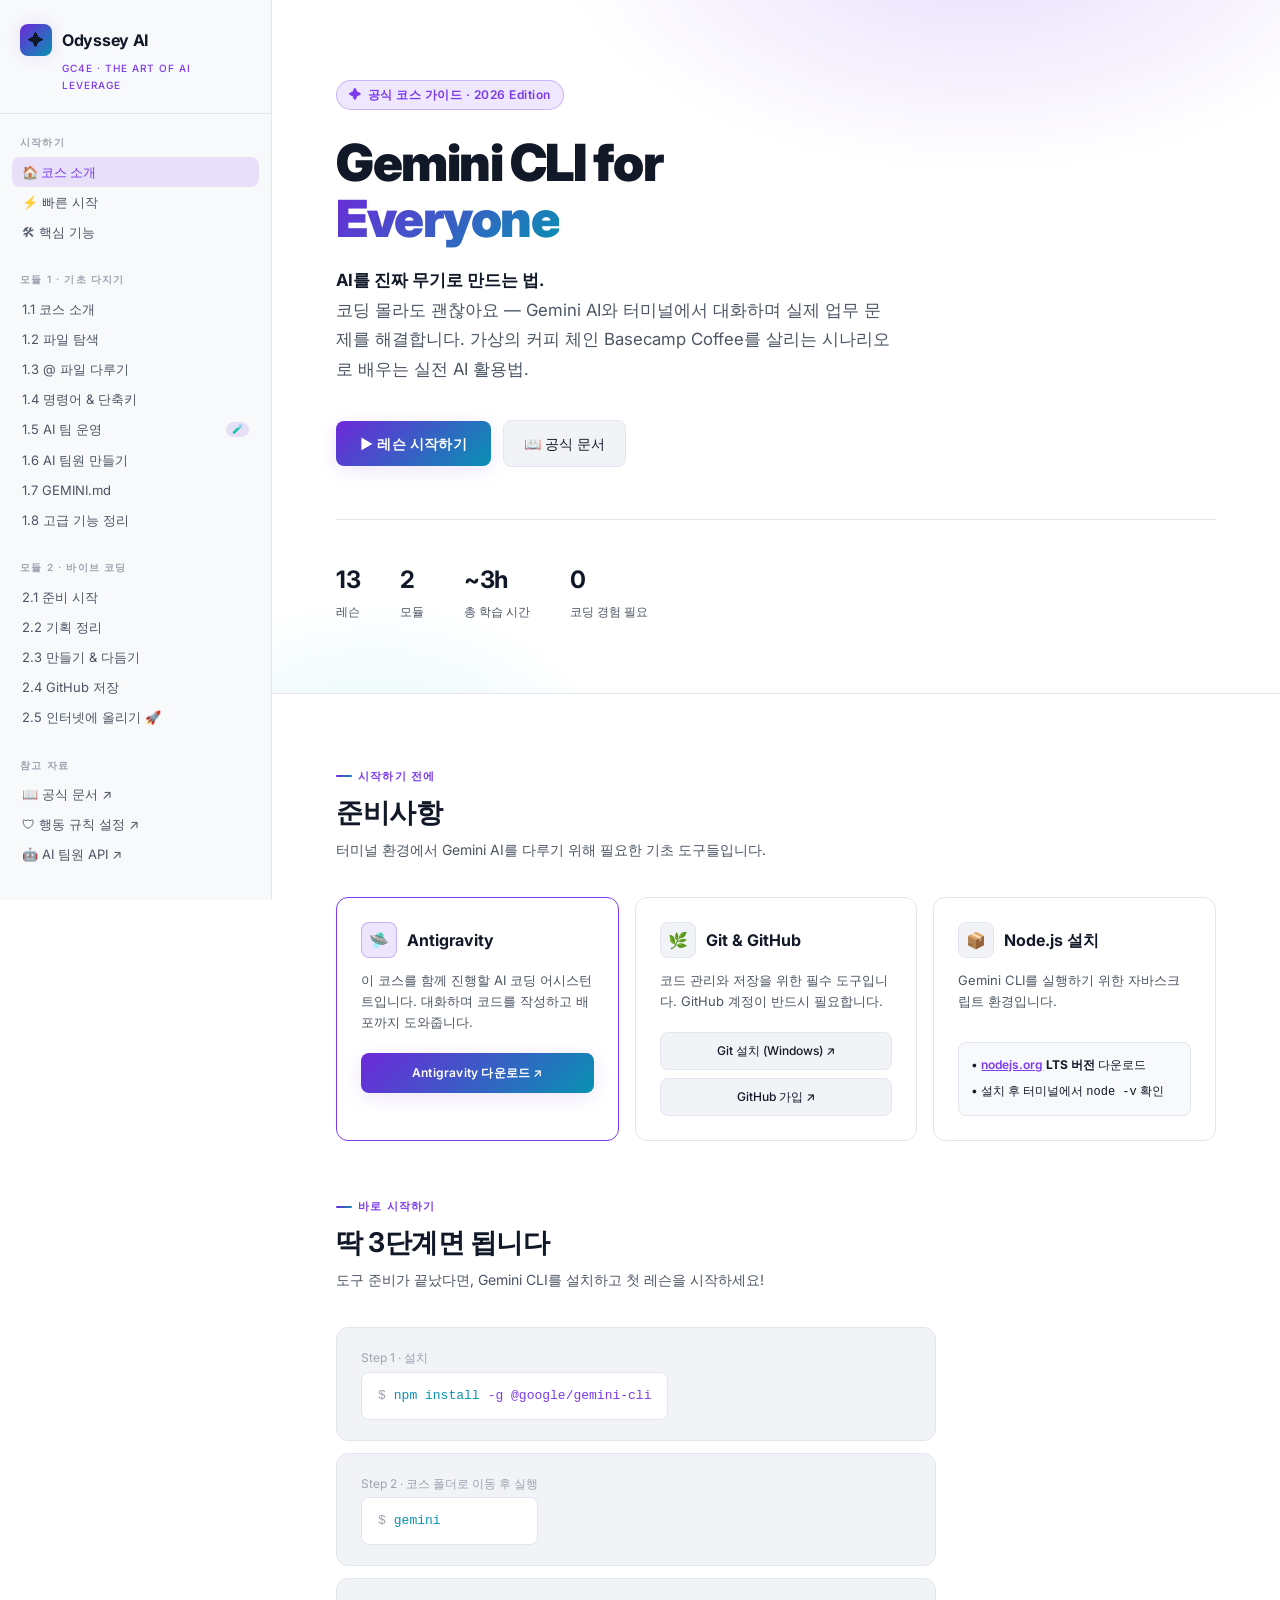
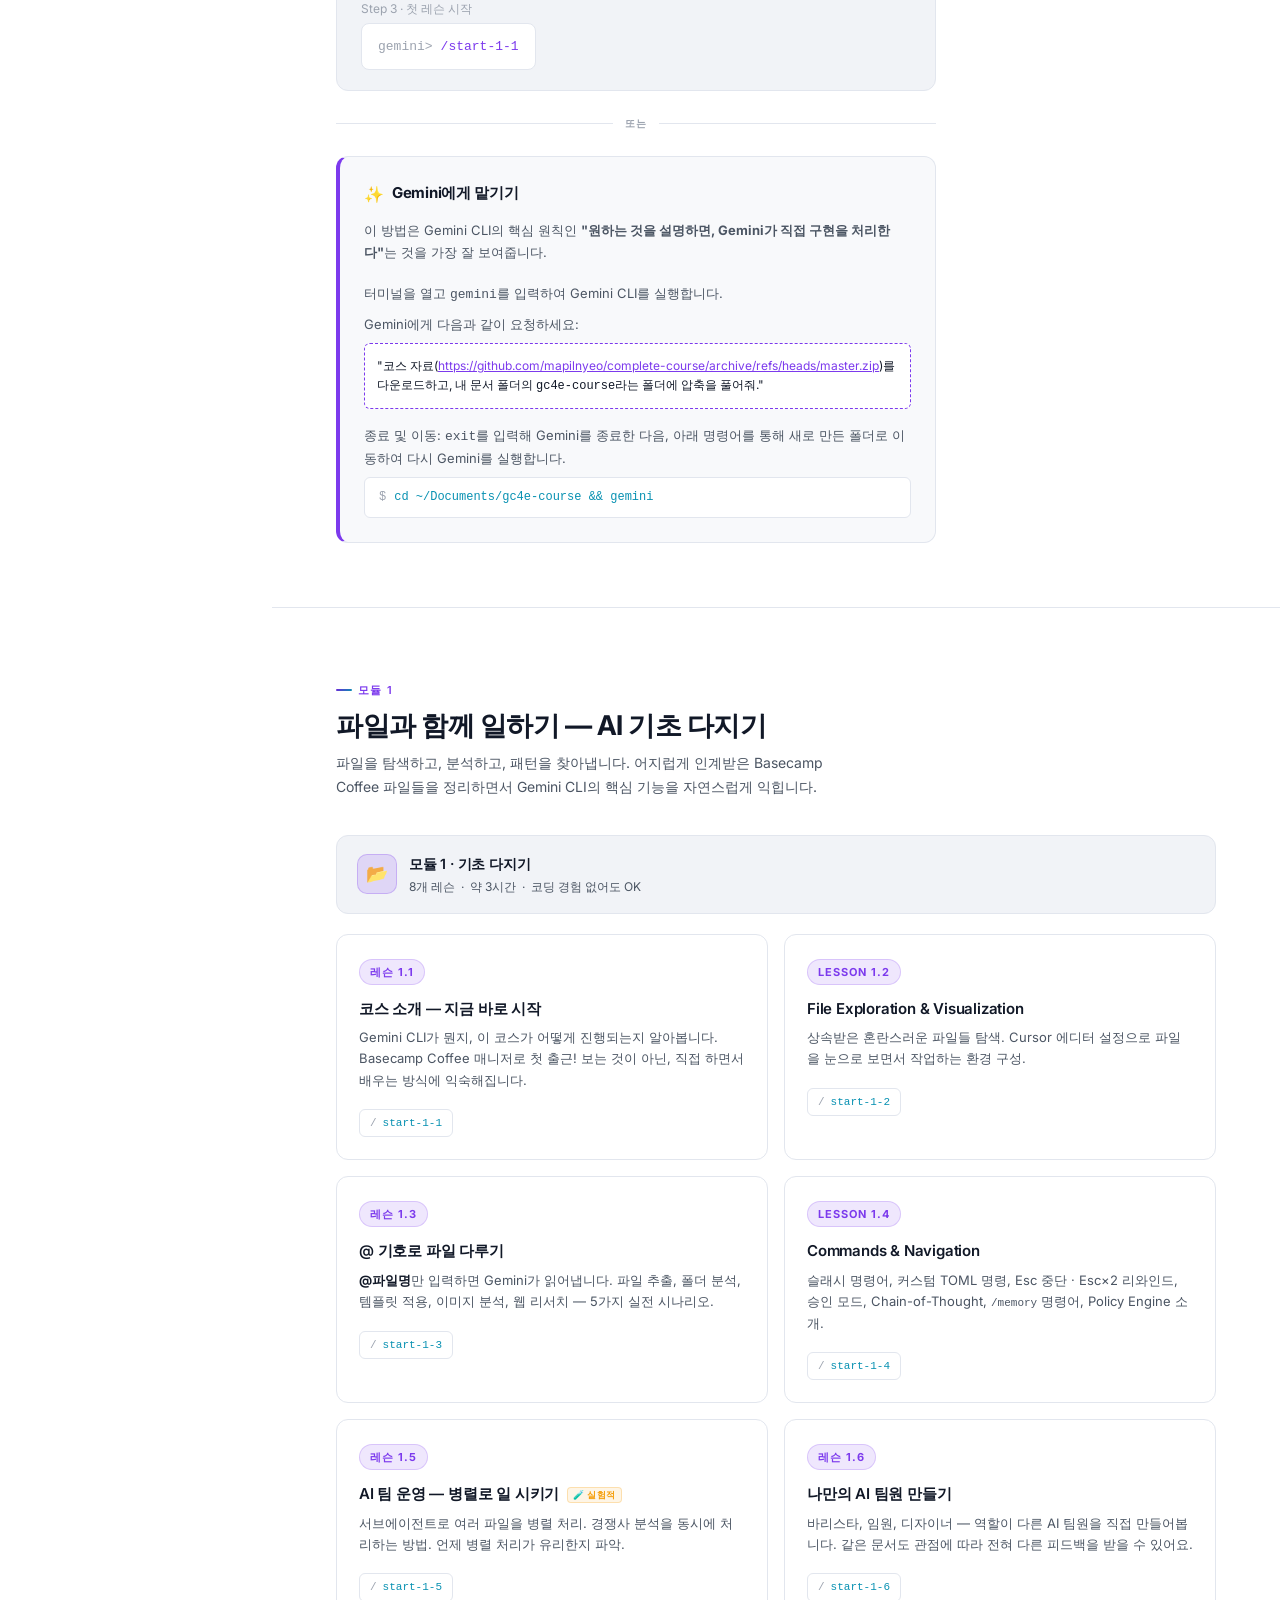
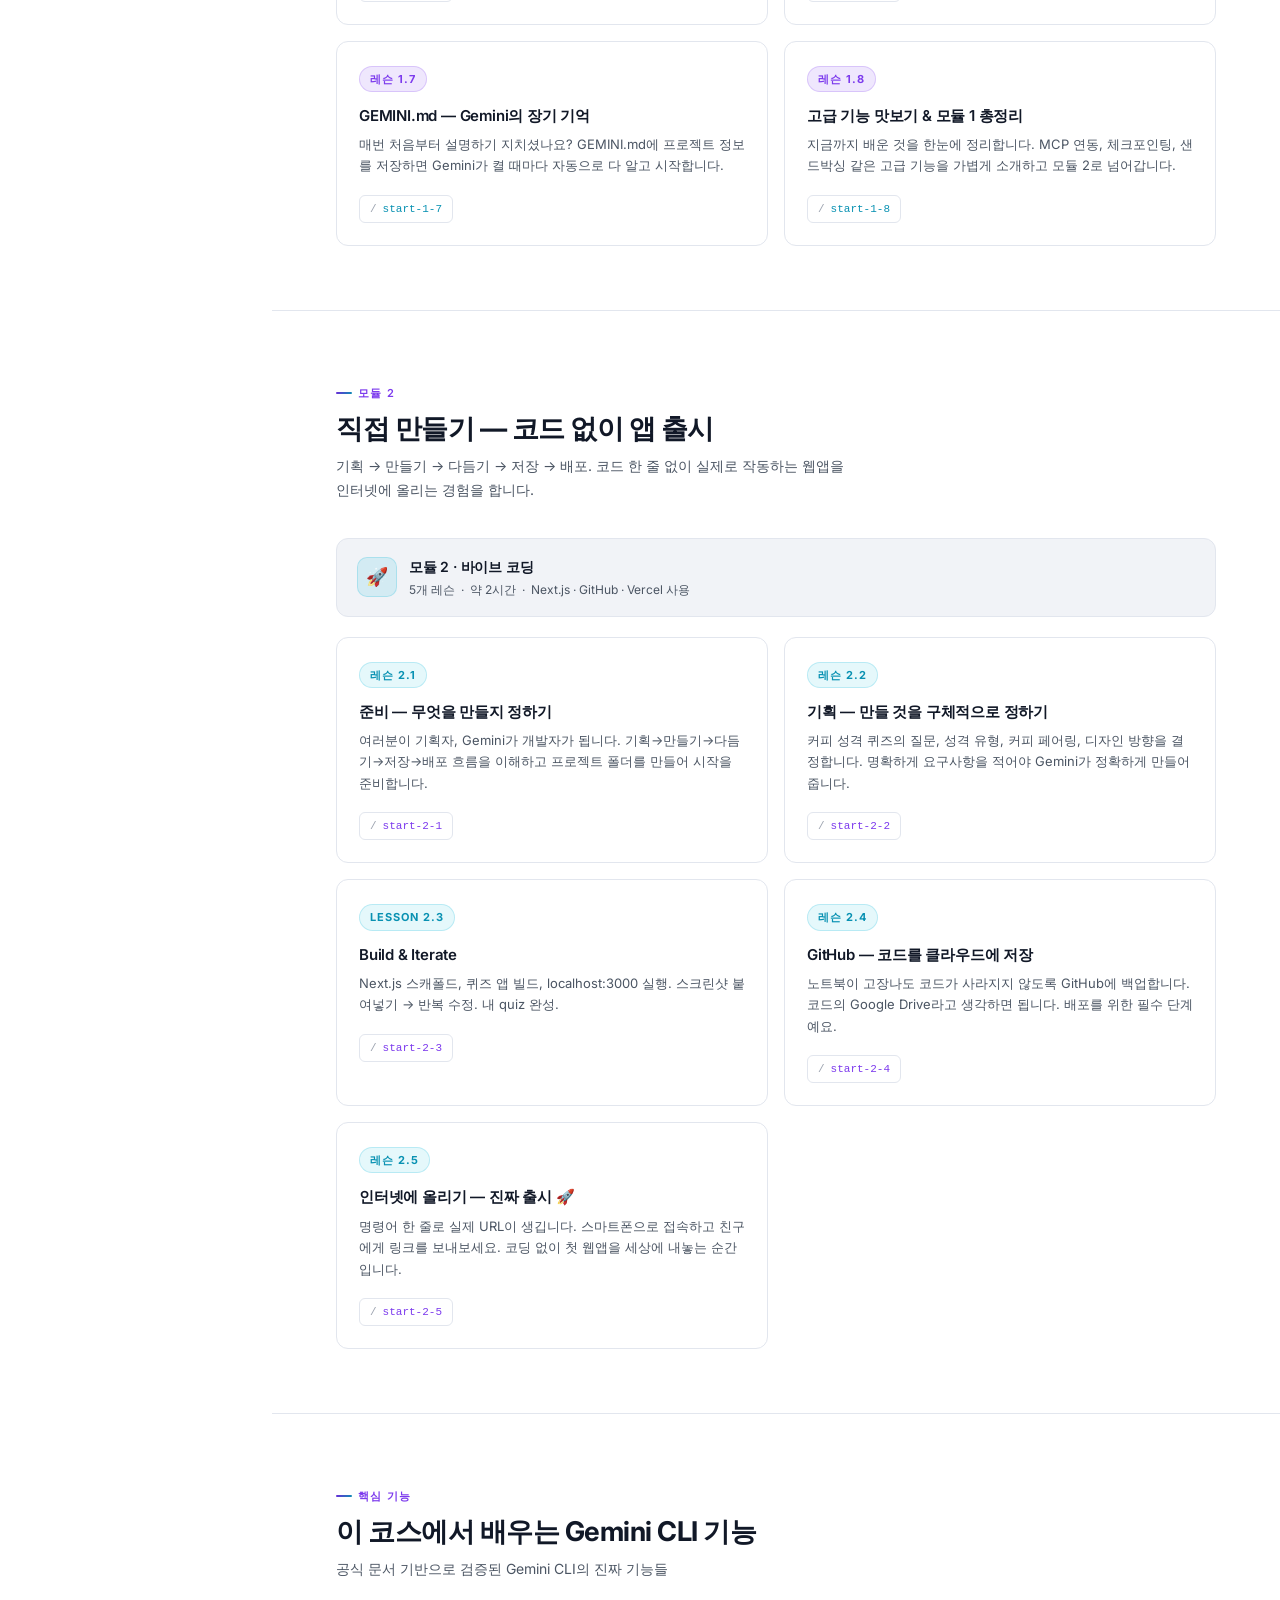
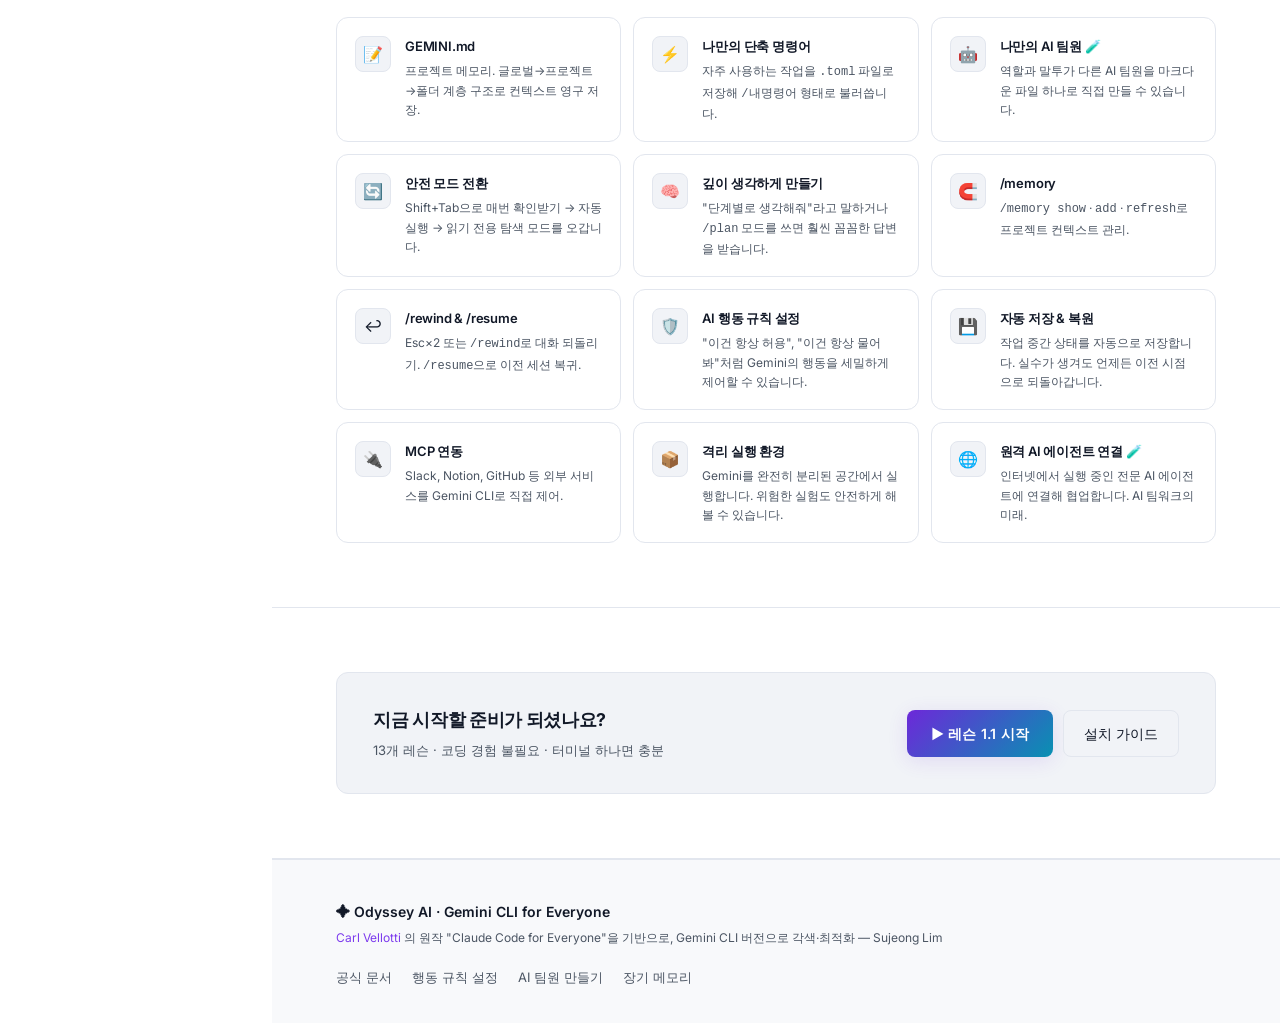
<file: index.html>
<!DOCTYPE html>
<html lang="ko">

<head>
  <meta charset="UTF-8" />
  <meta name="viewport" content="width=device-width, initial-scale=1.0" />
  <title>Odyssey AI | Gemini CLI for Everyone — The Art of AI Leverage</title>
  <meta name="description"
    content="Gemini CLI for Everyone (GC4E): The Art of AI Leverage. 비전공자를 위한 Gemini CLI 완전 정복 코스. 실제 시나리오로 배우는 AI 비즈니스 교육." />
  <meta property="og:title" content="Odyssey AI — Gemini CLI for Everyone" />
  <meta property="og:description" content="AI 레버리지의 기술. 13개 레슨으로 Gemini CLI 완전 정복." />
  <link rel="stylesheet" href="index.css" />
  <link rel="preconnect" href="https://fonts.googleapis.com" />
  <link rel="preconnect" href="https://fonts.gstatic.com" crossorigin />
  <link href="https://fonts.googleapis.com/css2?family=Inter:wght@300;400;500;600;700;800;900&display=swap"
    rel="stylesheet" />
</head>

<body>

  <!-- Scroll Progress Bar -->
  <div class="scroll-progress" id="scrollProgress"></div>

  <!-- Mobile Topbar -->
  <header class="topbar" id="topbar">
    <div class="logo-mark">
      <div class="logo-icon">✦</div>
      <span class="logo-text" style="font-size:14px;">Odyssey AI</span>
    </div>
    <button id="menuToggle" aria-label="메뉴 열기"
      style="background:none;border:none;color:var(--text-primary);font-size:20px;cursor:pointer;">☰</button>
  </header>

  <div class="layout">

    <!-- ─────────── SIDEBAR ─────────── -->
    <aside class="sidebar" id="sidebar">

      <div class="sidebar-logo">
        <div class="logo-mark">
          <div class="logo-icon">✦</div>
          <span class="logo-text">Odyssey AI</span>
        </div>
        <div class="logo-sub">GC4E · The Art of AI Leverage</div>
      </div>

      <nav class="sidebar-nav">

        <!-- Overview -->
        <div class="nav-section">
          <div class="nav-section-label">시작하기</div>
          <a class="nav-link active" href="#hero">🏠 코스 소개</a>
          <a class="nav-link" href="#quickstart">⚡ 빠른 시작</a>
          <a class="nav-link" href="#features">🛠 핵심 기능</a>
        </div>

        <div class="nav-section">
          <div class="nav-section-label">Module 1 · Foundations</div>
          <a class="nav-link" href="lessons/1-1-introduction.html">
            1.1 Introduction
          </a>
          <a class="nav-link" href="lessons/1-2-file-exploration.html">
            1.2 File Exploration
          </a>
          <a class="nav-link" href="lessons/1-3-working-with-files.html">
            1.3 Working with Files
          </a>
          <a class="nav-link" href="lessons/1-4-commands-navigation.html">
            1.4 Commands & Navigation
          </a>
          <a class="nav-link" href="lessons/1-5-agents.html">
            1.5 Agents <span class="nav-badge new">🧪</span>
          </a>
          <a class="nav-link" href="lessons/1-6-custom-subagents.html">
            1.6 Custom Sub-agents
          </a>
          <a class="nav-link" href="lessons/1-7-gemini-md.html">
            1.7 GEMINI.md
          </a>
          <a class="nav-link" href="lessons/1-8-power-features.html">
            1.8 Power Features
          </a>
        </div>

        <div class="nav-section">
          <div class="nav-section-label">Module 2 · Vibe Coding</div>
          <a class="nav-link" href="lessons/2-1-setup.html">
            2.1 Setup
          </a>
          <a class="nav-link" href="lessons/2-2-plan.html">
            2.2 Plan
          </a>
          <a class="nav-link" href="lessons/2-3-build-iterate.html">
            2.3 Build & Iterate
          </a>
          <a class="nav-link" href="lessons/2-4-github.html">
            2.4 GitHub
          </a>
          <a class="nav-link" href="lessons/2-5-go-live.html">
            2.5 Go Live 🚀
          </a>
        </div>

        <!-- Reference -->
        <div class="nav-section">
          <div class="nav-section-label">참고 자료</div>
          <a class="nav-link" href="https://geminicli.com/docs" target="_blank" rel="noopener">
            📖 공식 문서 ↗
          </a>
          <a class="nav-link" href="https://geminicli.com/docs/reference/policy-engine" target="_blank" rel="noopener">
            🛡 Policy Engine ↗
          </a>
          <a class="nav-link" href="https://geminicli.com/docs/core/subagents" target="_blank" rel="noopener">
            🤖 Subagents API ↗
          </a>
        </div>

      </nav>

      <div class="sidebar-footer">
        <a href="https://geminicli.com/docs" target="_blank" rel="noopener">
          <span>geminicli.com/docs</span>
          <span style="font-size:10px; opacity:0.5;">↗</span>
        </a>
      </div>

    </aside>

    <!-- ─────────── MAIN ─────────── -->
    <main class="main">

      <!-- ====== HERO ====== -->
      <section class="hero" id="hero">
        <div class="hero-bg" aria-hidden="true"></div>

        <div class="hero-eyebrow fade-up">
          <span>✦</span> 공식 코스 가이드 · 2026 Edition
        </div>

        <h1 class="hero-title fade-up fade-up-delay-1">
          Gemini CLI for<br />
          <span class="gradient">Everyone</span>
        </h1>

        <p class="hero-subtitle fade-up fade-up-delay-2">
          <strong style="color:var(--text-primary);">AI를 진짜 무기로 만드는 법.</strong><br />
          코딩 몰라도 괜찮아요 — Gemini AI와 터미널에서 대화하며 실제 업무 문제를 해결합니다.
          가상의 커피 체인 Basecamp Coffee를 살리는 시나리오로 배우는 실전 AI 활용법.
        </p>

        <div class="hero-cta fade-up fade-up-delay-3">
          <a href="#lesson-1-1" class="btn-primary" id="startBtn">
            ▶ 레슨 시작하기
          </a>
          <a href="https://geminicli.com/docs" target="_blank" class="btn-secondary">
            📖 공식 문서
          </a>
        </div>

        <div class="hero-stats fade-up fade-up-delay-3">
          <div class="stat">
            <span class="stat-value">13</span>
            <span class="stat-label">레슨</span>
          </div>
          <div class="stat">
            <span class="stat-value">2</span>
            <span class="stat-label">모듈</span>
          </div>
          <div class="stat">
            <span class="stat-value">~3h</span>
            <span class="stat-label">총 학습 시간</span>
          </div>
          <div class="stat">
            <span class="stat-value">0</span>
            <span class="stat-label">코딩 경험 필요</span>
          </div>
        </div>
      </section>

      <!-- ====== QUICK START ====== -->
      <section class="section" id="quickstart">
        <div class="section-header">
          <div class="section-eyebrow">시작하기 전에</div>
          <h2 class="section-title">준비사항</h2>
          <p class="section-desc">터미널 환경에서 Gemini AI를 다루기 위해 필요한 기초 도구들입니다.</p>
        </div>

        <!-- Preparation Cards -->
        <div
          style="display:grid; grid-template-columns: repeat(auto-fit, minmax(280px, 1fr)); gap: 16px; margin-bottom: 48px; max-width: 1000px;">

          <!-- Antigravity -->
          <div class="feature-item"
            style="flex-direction: column; gap: 12px; padding: 24px; border-color: var(--accent-light);">
            <div style="display: flex; align-items: center; gap: 10px;">
              <div class="feature-icon" style="background: var(--accent-glow); border-color: rgba(124,58,237,0.3);">🛸
              </div>
              <h4 style="margin:0;">Antigravity</h4>
            </div>
            <p style="font-size: 13px; color: var(--text-muted); line-height: 1.6;">
              이 코스를 함께 진행할 AI 코딩 어시스턴트입니다. 대화하며 코드를 작성하고 배포까지 도와줍니다.
            </p>
            <div style="display: flex; flex-direction: column; gap: 8px; width: 100%; margin-top: 8px;">
              <a href="https://antigravity.google/download" target="_blank" class="btn-primary"
                style="font-size: 12px; padding: 10px 12px; justify-content: center; background: var(--gradient-hero);">
                Antigravity 다운로드 ↗
              </a>
            </div>
          </div>

          <!-- Git & GitHub -->
          <div class="feature-item" style="flex-direction: column; gap: 12px; padding: 24px;">
            <div style="display: flex; align-items: center; gap: 10px;">
              <div class="feature-icon">🌿</div>
              <h4 style="margin:0;">Git & GitHub</h4>
            </div>
            <p style="font-size: 13px; color: var(--text-muted); line-height: 1.6;">
              코드 관리와 저장을 위한 필수 도구입니다. GitHub 계정이 반드시 필요합니다.
            </p>
            <div style="display: flex; flex-direction: column; gap: 8px; width: 100%; margin-top: 8px;">
              <a href="https://git-scm.com/install/windows" target="_blank" class="btn-secondary"
                style="font-size: 12px; padding: 8px 12px; justify-content: center;">
                Git 설치 (Windows) ↗
              </a>
              <a href="https://github.com/signup" target="_blank" class="btn-secondary"
                style="font-size: 12px; padding: 8px 12px; justify-content: center;">
                GitHub 가입 ↗
              </a>
            </div>
          </div>

          <!-- Node.js -->
          <div class="feature-item" style="flex-direction: column; gap: 12px; padding: 24px;">
            <div style="display: flex; align-items: center; gap: 10px;">
              <div class="feature-icon">📦</div>
              <h4 style="margin:0;">Node.js 설치</h4>
            </div>
            <p style="font-size: 13px; color: var(--text-muted); line-height: 1.6;">
              Gemini CLI를 실행하기 위한 자바스크립트 환경입니다.
            </p>
            <div
              style="background: var(--bg-surface); border: 1px solid var(--border); border-radius: var(--radius-sm); padding: 12px; font-size: 12px; width: 100%; margin-top: auto;">
              <ul style="list-style: none; display: flex; flex-direction: column; gap: 6px;">
                <li>• <a href="https://nodejs.org/ko/download" target="_blank"
                    style="color:var(--accent-light); font-weight:600; text-decoration: underline;">nodejs.org</a>
                  <strong>LTS 버전</strong> 다운로드
                </li>
                <li>• 설치 후 터미널에서 <code>node -v</code> 확인</li>
              </ul>
            </div>
          </div>
        </div>

        <div class="section-header">
          <div class="section-eyebrow">바로 시작하기</div>
          <h2 class="section-title">딱 3단계면 됩니다</h2>
          <p class="section-desc">도구 준비가 끝났다면, Gemini CLI를 설치하고 첫 레슨을 시작하세요!</p>
        </div>

        <div style="display:flex; flex-direction:column; gap:12px; max-width:600px;">
          <div class="quickstart-banner" style="padding:20px 24px;">
            <div>
              <p style="font-size:12px; color:var(--text-faint); margin-bottom:4px;">Step 1 · 설치</p>
              <div class="terminal-cmd">
                <span class="prompt">$</span>
                <span class="cmd-text">npm install</span>
                <span class="cmd-arg">-g @google/gemini-cli</span>
              </div>
            </div>
          </div>
          <div class="quickstart-banner" style="padding:20px 24px;">
            <div>
              <p style="font-size:12px; color:var(--text-faint); margin-bottom:4px;">Step 2 · 코스 폴더로 이동 후 실행</p>
              <div class="terminal-cmd">
                <span class="prompt">$</span>
                <span class="cmd-text">gemini</span>
              </div>
            </div>
          </div>
          <div class="quickstart-banner" style="padding:20px 24px;">
            <div>
              <p style="font-size:12px; color:var(--text-faint); margin-bottom:4px;">Step 3 · 첫 레슨 시작</p>
              <div class="terminal-cmd">
                <span class="prompt">gemini&gt;</span>
                <span class="cmd-arg">/start-1-1</span>
              </div>
            </div>
          </div>

          <!-- Divider -->
          <div style="margin: 12px 0; display: flex; align-items: center; gap: 12px;">
            <div style="flex: 1; height: 1px; background: var(--border);"></div>
            <span
              style="font-size: 10px; color: var(--text-faint); font-weight: 600; letter-spacing: 1px; text-transform: uppercase;">또는</span>
            <div style="flex: 1; height: 1px; background: var(--border);"></div>
          </div>

          <!-- Option 2: Automated -->
          <div class="quickstart-banner"
            style="padding:24px; border-left: 4px solid var(--accent-light); background: var(--bg-surface); align-items: flex-start; flex-direction: column; width: 100%;">
            <div style="width:100%;">
              <div style="display: flex; align-items: center; gap: 8px; margin-bottom: 12px;">
                <span style="font-size: 16px;">✨</span>
                <h3 style="margin:0; font-size: 15px; font-weight: 700;">Gemini에게 맡기기</h3>
              </div>

              <p style="font-size:13px; color:var(--text-muted); margin-bottom: 20px; line-height:1.7;">
                이 방법은 Gemini CLI의 핵심 원칙인 <strong>"원하는 것을 설명하면, Gemini가 직접 구현을 처리한다"</strong>는 것을 가장 잘 보여줍니다.
              </p>

              <div style="display: flex; flex-direction: column; gap: 16px; width: 100%;">
                <div style="font-size: 13px; line-height: 1.6;">
                  <p style="margin-bottom: 8px;">터미널을 열고 <code>gemini</code>를 입력하여 Gemini CLI를 실행합니다.</p>

                  <p style="margin-bottom: 8px;">Gemini에게 다음과 같이 요청하세요:</p>
                  <div
                    style="background:var(--bg-base); border: 1px dashed var(--accent-light); padding: 12px; border-radius: 6px; font-size: 12px; color: var(--text-primary); line-height: 1.6; word-break: break-all;">
                    "코스 자료(<a href="https://github.com/mapilnyeo/complete-course/archive/refs/heads/master.zip"
                      target="_blank"
                      style="color:var(--accent-light); text-decoration: underline;">https://github.com/mapilnyeo/complete-course/archive/refs/heads/master.zip</a>)를
                    다운로드하고, 내 문서 폴더의 <code>gc4e-course</code>라는 폴더에 압축을 풀어줘."
                  </div>
                </div>

                <div style="font-size: 13px; line-height: 1.6;">
                  <p style="margin-bottom: 8px;">종료 및 이동: <code>exit</code>를 입력해 Gemini를 종료한 다음, 아래 명령어를 통해 새로 만든 폴더로
                    이동하여 다시 Gemini를 실행합니다.</p>
                  <div class="terminal-cmd"
                    style="padding: 10px 14px; border-radius: 6px; background: var(--bg-base); font-size: 12px;">
                    <span class="prompt">$</span><span class="cmd-text">cd ~/Documents/gc4e-course && gemini</span>
                  </div>
                </div>
              </div>
            </div>
          </div>
        </div>
      </section>

      <!-- ====== MODULE 1 ====== -->
      <section class="section" id="module-1">
        <div class="section-header">
          <div class="section-eyebrow">모듈 1</div>
          <h2 class="section-title">파일과 함께 일하기 — AI 기초 다지기</h2>
          <p class="section-desc">
            파일을 탐색하고, 분석하고, 패턴을 찾아냅니다. 어지럽게 인계받은 Basecamp Coffee 파일들을
            정리하면서 Gemini CLI의 핵심 기능을 자연스럽게 익힙니다.
          </p>
        </div>

        <!-- Module strip -->
        <div class="module-strip">
          <div class="module-icon m1">📂</div>
          <div class="module-info">
            <h3>모듈 1 · 기초 다지기</h3>
            <p>8개 레슨 &nbsp;·&nbsp; 약 3시간 &nbsp;·&nbsp; 코딩 경험 없어도 OK</p>
          </div>
        </div>

        <div class="cards-grid">

          <a class="lesson-card" href="lessons/1-1-introduction.html">
            <div class="card-number">레슨 1.1</div>
            <h3 class="card-title">코스 소개 — 지금 바로 시작</h3>
            <p class="card-desc">
              Gemini CLI가 뭔지, 이 코스가 어떻게 진행되는지 알아봅니다. Basecamp Coffee 매니저로 첫 출근!
              보는 것이 아닌, 직접 하면서 배우는 방식에 익숙해집니다.
            </p>
            <div class="card-command">
              <span style="color:var(--text-faint);">/</span>start-1-1
            </div>
          </a>

          <a class="lesson-card" href="lessons/1-2-file-exploration.html">
            <div class="card-number">LESSON 1.2</div>
            <h3 class="card-title">File Exploration & Visualization</h3>
            <p class="card-desc">
              상속받은 혼란스러운 파일들 탐색. Cursor 에디터 설정으로 파일을 눈으로 보면서 작업하는
              환경 구성.
            </p>
            <div class="card-command">
              <span style="color:var(--text-faint);">/</span>start-1-2
            </div>
          </a>

          <a class="lesson-card" href="lessons/1-3-working-with-files.html">
            <div class="card-number">레슨 1.3</div>
            <h3 class="card-title">@ 기호로 파일 다루기</h3>
            <p class="card-desc">
              <strong style="color:var(--text-primary);">@파일명</strong>만 입력하면 Gemini가 읽어냅니다.
              파일 추출, 폴더 분석, 템플릿 적용, 이미지 분석, 웹 리서치 — 5가지 실전 시나리오.
            </p>
            <div class="card-command">
              <span style="color:var(--text-faint);">/</span>start-1-3
            </div>
          </a>

          <a class="lesson-card" href="lessons/1-4-commands-navigation.html">
            <div class="card-number">LESSON 1.4</div>
            <h3 class="card-title">Commands & Navigation</h3>
            <p class="card-desc">
              슬래시 명령어, 커스텀 TOML 명령, Esc 중단 · Esc×2 리와인드, 승인 모드, Chain-of-Thought,
              <code style="font-size:11px;">/memory</code> 명령어, Policy Engine 소개.
            </p>
            <div class="card-command">
              <span style="color:var(--text-faint);">/</span>start-1-4
            </div>
          </a>

          <a class="lesson-card" href="lessons/1-5-agents.html">
            <div class="card-number">레슨 1.5</div>
            <h3 class="card-title">
              AI 팀 운영 — 병렬로 일 시키기
              <span class="badge-exp">🧪 실험적</span>
            </h3>
            <p class="card-desc">
              서브에이전트로 여러 파일을 병렬 처리. 경쟁사 분석을 동시에 처리하는 방법.
              언제 병렬 처리가 유리한지 파악.
            </p>
            <div class="card-command">
              <span style="color:var(--text-faint);">/</span>start-1-5
            </div>
          </a>

          <a class="lesson-card" href="lessons/1-6-custom-subagents.html">
            <div class="card-number">레슨 1.6</div>
            <h3 class="card-title">나만의 AI 팀원 만들기</h3>
            <p class="card-desc">
              바리스타, 임원, 디자이너 — 역할이 다른 AI 팀원을 직접 만들어봅니다.
              같은 문서도 관점에 따라 전혀 다른 피드백을 받을 수 있어요.
            </p>
            <div class="card-command">
              <span style="color:var(--text-faint);">/</span>start-1-6
            </div>
          </a>

          <a class="lesson-card" href="lessons/1-7-gemini-md.html">
            <div class="card-number">레슨 1.7</div>
            <h3 class="card-title">GEMINI.md — Gemini의 장기 기억</h3>
            <p class="card-desc">
              매번 처음부터 설명하기 지치셨나요? GEMINI.md에 프로젝트 정보를 저장하면
              Gemini가 켤 때마다 자동으로 다 알고 시작합니다.
            </p>
            <div class="card-command">
              <span style="color:var(--text-faint);">/</span>start-1-7
            </div>
          </a>

          <a class="lesson-card" href="lessons/1-8-power-features.html">
            <div class="card-number">레슨 1.8</div>
            <h3 class="card-title">고급 기능 맛보기 &amp; 모듈 1 총정리</h3>
            <p class="card-desc">
              지금까지 배운 것을 한눈에 정리합니다. MCP 연동, 체크포인팅, 샌드박싱 같은
              고급 기능을 가볍게 소개하고 모듈 2로 넘어갑니다.
            </p>
            <div class="card-command">
              <span style="color:var(--text-faint);">/</span>start-1-8
            </div>
          </a>

        </div>
      </section>

      <!-- ====== MODULE 2 ====== -->
      <section class="section" id="module-2">
        <div class="section-header">
          <div class="section-eyebrow">모듈 2</div>
          <h2 class="section-title">직접 만들기 — 코드 없이 앱 출시</h2>
          <p class="section-desc">
            기획 → 만들기 → 다듬기 → 저장 → 배포. 코드 한 줄 없이 실제로 작동하는
            웹앱을 인터넷에 올리는 경험을 합니다.
          </p>
        </div>

        <div class="module-strip">
          <div class="module-icon m2">🚀</div>
          <div class="module-info">
            <h3>모듈 2 · 바이브 코딩</h3>
            <p>5개 레슨 &nbsp;·&nbsp; 약 2시간 &nbsp;·&nbsp; Next.js · GitHub · Vercel 사용</p>
          </div>
        </div>

        <div class="cards-grid">

          <a class="lesson-card" href="lessons/2-1-setup.html">
            <div class="card-number"
              style="color:var(--accent2); background:rgba(6,182,212,0.1); border-color:rgba(6,182,212,0.2);">레슨 2.1
            </div>
            <h3 class="card-title">준비 — 무엇을 만들지 정하기</h3>
            <p class="card-desc">
              여러분이 기획자, Gemini가 개발자가 됩니다. 기획→만들기→다듬기→저장→배포 흐름을 이해하고
              프로젝트 폴더를 만들어 시작을 준비합니다.
            </p>
            <div class="card-command" style="color:var(--accent-light);">
              <span style="color:var(--text-faint);">/</span>start-2-1
            </div>
          </a>

          <a class="lesson-card" href="lessons/2-2-plan.html">
            <div class="card-number"
              style="color:var(--accent2); background:rgba(6,182,212,0.1); border-color:rgba(6,182,212,0.2);">레슨 2.2
            </div>
            <h3 class="card-title">기획 — 만들 것을 구체적으로 정하기</h3>
            <p class="card-desc">
              커피 성격 퀴즈의 질문, 성격 유형, 커피 페어링, 디자인 방향을 결정합니다.
              명확하게 요구사항을 적어야 Gemini가 정확하게 만들어줍니다.
            </p>
            <div class="card-command" style="color:var(--accent-light);">
              <span style="color:var(--text-faint);">/</span>start-2-2
            </div>
          </a>

          <a class="lesson-card" href="lessons/2-3-build-iterate.html">
            <div class="card-number"
              style="color:var(--accent2); background:rgba(6,182,212,0.1); border-color:rgba(6,182,212,0.2);">LESSON 2.3
            </div>
            <h3 class="card-title">Build & Iterate</h3>
            <p class="card-desc">
              Next.js 스캐폴드, 퀴즈 앱 빌드, localhost:3000 실행. 스크린샷 붙여넣기
              → 반복 수정. 내 quiz 완성.
            </p>
            <div class="card-command" style="color:var(--accent-light);">
              <span style="color:var(--text-faint);">/</span>start-2-3
            </div>
          </a>

          <a class="lesson-card" href="lessons/2-4-github.html">
            <div class="card-number"
              style="color:var(--accent2); background:rgba(6,182,212,0.1); border-color:rgba(6,182,212,0.2);">레슨 2.4
            </div>
            <h3 class="card-title">GitHub — 코드를 클라우드에 저장</h3>
            <p class="card-desc">
              노트북이 고장나도 코드가 사라지지 않도록 GitHub에 백업합니다.
              코드의 Google Drive라고 생각하면 됩니다. 배포를 위한 필수 단계예요.
            </p>
            <div class="card-command" style="color:var(--accent-light);">
              <span style="color:var(--text-faint);">/</span>start-2-4
            </div>
          </a>

          <a class="lesson-card" href="lessons/2-5-go-live.html">
            <div class="card-number"
              style="color:var(--accent2); background:rgba(6,182,212,0.1); border-color:rgba(6,182,212,0.2);">레슨 2.5
            </div>
            <h3 class="card-title">인터넷에 올리기 — 진짜 출시 🚀</h3>
            <p class="card-desc">
              명령어 한 줄로 실제 URL이 생깁니다. 스마트폰으로 접속하고 친구에게 링크를 보내보세요.
              코딩 없이 첫 웹앱을 세상에 내놓는 순간입니다.
            </p>
            <div class="card-command" style="color:var(--accent-light);">
              <span style="color:var(--text-faint);">/</span>start-2-5
            </div>
          </a>

        </div>
      </section>

      <!-- ====== KEY FEATURES ====== -->
      <section class="section" id="features">
        <div class="section-header">
          <div class="section-eyebrow">핵심 기능</div>
          <h2 class="section-title">이 코스에서 배우는 Gemini CLI 기능</h2>
          <p class="section-desc">공식 문서 기반으로 검증된 Gemini CLI의 진짜 기능들</p>
        </div>

        <div class="features-grid">
          <div class="feature-item">
            <div class="feature-icon">📝</div>
            <div class="feature-text">
              <h4>GEMINI.md</h4>
              <p>프로젝트 메모리. 글로벌→프로젝트→폴더 계층 구조로 컨텍스트 영구 저장.</p>
            </div>
          </div>
          <div class="feature-item">
            <div class="feature-icon">⚡</div>
            <div class="feature-text">
              <h4>나만의 단축 명령어</h4>
              <p>자주 사용하는 작업을 <code>.toml</code> 파일로 저장해 <code>/내명령어</code> 형태로 불러씁니다.</p>
            </div>
          </div>
          <div class="feature-item">
            <div class="feature-icon">🤖</div>
            <div class="feature-text">
              <h4>나만의 AI 팀원 🧪</h4>
              <p>역할과 말투가 다른 AI 팀원을 마크다운 파일 하나로 직접 만들 수 있습니다.</p>
            </div>
          </div>
          <div class="feature-item">
            <div class="feature-icon">🔄</div>
            <div class="feature-text">
              <h4>안전 모드 전환</h4>
              <p>Shift+Tab으로 매번 확인받기 → 자동 실행 → 읽기 전용 탐색 모드를 오갑니다.</p>
            </div>
          </div>
          <div class="feature-item">
            <div class="feature-icon">🧠</div>
            <div class="feature-text">
              <h4>깊이 생각하게 만들기</h4>
              <p>"단계별로 생각해줘"라고 말하거나 <code>/plan</code> 모드를 쓰면 훨씬 꼼꼼한 답변을 받습니다.</p>
            </div>
          </div>
          <div class="feature-item">
            <div class="feature-icon">🧲</div>
            <div class="feature-text">
              <h4>/memory</h4>
              <p><code>/memory show</code> · <code>add</code> · <code>refresh</code>로 프로젝트 컨텍스트 관리.</p>
            </div>
          </div>
          <div class="feature-item">
            <div class="feature-icon">↩️</div>
            <div class="feature-text">
              <h4>/rewind & /resume</h4>
              <p>Esc×2 또는 <code>/rewind</code>로 대화 되돌리기. <code>/resume</code>으로 이전 세션 복귀.</p>
            </div>
          </div>
          <div class="feature-item">
            <div class="feature-icon">🛡️</div>
            <div class="feature-text">
              <h4>AI 행동 규칙 설정</h4>
              <p>"이건 항상 허용", "이건 항상 물어봐"처럼 Gemini의 행동을 세밀하게 제어할 수 있습니다.</p>
            </div>
          </div>
          <div class="feature-item">
            <div class="feature-icon">💾</div>
            <div class="feature-text">
              <h4>자동 저장 &amp; 복원</h4>
              <p>작업 중간 상태를 자동으로 저장합니다. 실수가 생겨도 언제든 이전 시점으로 되돌아갑니다.</p>
            </div>
          </div>
          <div class="feature-item">
            <div class="feature-icon">🔌</div>
            <div class="feature-text">
              <h4>MCP 연동</h4>
              <p>Slack, Notion, GitHub 등 외부 서비스를 Gemini CLI로 직접 제어.</p>
            </div>
          </div>
          <div class="feature-item">
            <div class="feature-icon">📦</div>
            <div class="feature-text">
              <h4>격리 실행 환경</h4>
              <p>Gemini를 완전히 분리된 공간에서 실행합니다. 위험한 실험도 안전하게 해볼 수 있습니다.</p>
            </div>
          </div>
          <div class="feature-item">
            <div class="feature-icon">🌐</div>
            <div class="feature-text">
              <h4>원격 AI 에이전트 연결 🧪</h4>
              <p>인터넷에서 실행 중인 전문 AI 에이전트에 연결해 협업합니다. AI 팀워크의 미래.</p>
            </div>
          </div>
        </div>
      </section>

      <!-- ====== CTA ====== -->
      <section class="section">
        <div class="quickstart-banner">
          <div>
            <h3>지금 시작할 준비가 되셨나요?</h3>
            <p>13개 레슨 · 코딩 경험 불필요 · 터미널 하나면 충분</p>
          </div>
          <div style="display:flex; gap:10px; flex-wrap:wrap;">
            <a href="#lesson-1-1" class="btn-primary">▶ 레슨 1.1 시작</a>
            <a href="https://geminicli.com/docs/get-started" target="_blank" class="btn-secondary">설치 가이드</a>
          </div>
        </div>
      </section>

      <!-- ====== FOOTER ====== -->
      <footer class="footer">
        <div class="footer-content">
          <div>
            <div class="footer-brand">✦ Odyssey AI · Gemini CLI for Everyone</div>
            <div class="footer-attr">
              <a href="https://x.com/carlvellotti" target="_blank" rel="noopener">
                Carl Vellotti
              </a>의 원작 "Claude Code for Everyone"을 기반으로,
              Gemini CLI 버전으로 각색·최적화 — Sujeong Lim
            </div>
          </div>
          <div class="footer-links">
            <a href="https://geminicli.com/docs" target="_blank" rel="noopener">공식 문서</a>
            <a href="https://geminicli.com/docs/reference/policy-engine" target="_blank" rel="noopener">행동 규칙 설정</a>
            <a href="https://geminicli.com/docs/core/subagents" target="_blank" rel="noopener">AI 팀원 만들기</a>
            <a href="https://geminicli.com/docs/cli/gemini-md" target="_blank" rel="noopener">장기 메모리</a>
          </div>
        </div>
      </footer>

    </main><!-- /.main -->

  </div><!-- /.layout -->

  <script>
    // ── Scroll progress bar ──
    const progressBar = document.getElementById('scrollProgress');
    window.addEventListener('scroll', () => {
      const scrollTop = window.scrollY;
      const docHeight = document.documentElement.scrollHeight - window.innerHeight;
      const progress = docHeight > 0 ? scrollTop / docHeight : 0;
      progressBar.style.transform = `scaleX(${progress})`;
    }, { passive: true });

    // ── Sidebar active link on scroll ──
    const navLinks = document.querySelectorAll('.sidebar-nav .nav-link[href^="#"]');
    const sections = [];
    navLinks.forEach(link => {
      const id = link.getAttribute('href').slice(1);
      const el = document.getElementById(id);
      if (el) sections.push({ id, el, link });
    });

    const observer = new IntersectionObserver((entries) => {
      entries.forEach(entry => {
        if (entry.isIntersecting) {
          navLinks.forEach(l => l.classList.remove('active'));
          const found = sections.find(s => s.id === entry.target.id);
          if (found) found.link.classList.add('active');
        }
      });
    }, { rootMargin: '-30% 0px -60% 0px' });

    sections.forEach(({ el }) => observer.observe(el));

    // ── Mobile sidebar toggle ──
    const menuToggle = document.getElementById('menuToggle');
    const sidebar = document.getElementById('sidebar');

    if (menuToggle && sidebar) {
      menuToggle.addEventListener('click', () => {
        sidebar.classList.toggle('open');
        menuToggle.textContent = sidebar.classList.contains('open') ? '✕' : '☰';
      });

      // Close sidebar when a nav link is clicked on mobile
      sidebar.querySelectorAll('.nav-link').forEach(link => {
        link.addEventListener('click', () => {
          if (window.innerWidth <= 768) {
            sidebar.classList.remove('open');
            menuToggle.textContent = '☰';
          }
        });
      });

      // Close sidebar on outside click (mobile)
      document.addEventListener('click', (e) => {
        if (window.innerWidth <= 768 &&
          !sidebar.contains(e.target) &&
          e.target !== menuToggle) {
          sidebar.classList.remove('open');
          menuToggle.textContent = '☰';
        }
      });
    }

    // ── Smooth scroll for anchor links ──
    document.querySelectorAll('a[href^="#"]').forEach(anchor => {
      anchor.addEventListener('click', function (e) {
        e.preventDefault();
        const target = document.getElementById(this.getAttribute('href').slice(1));
        if (target) {
          target.scrollIntoView({ behavior: 'smooth', block: 'start' });
        }
      });
    });

    // ── Lesson card click → start command hint ──
    document.querySelectorAll('.lesson-card').forEach(card => {
      card.addEventListener('click', (e) => {
        if (e.target.closest('a') && !e.target.classList.contains('lesson-card')) return;
        const cmd = card.querySelector('.card-command');
        if (!cmd) return;
        const original = cmd.textContent.trim();
        cmd.style.color = 'var(--accent-light)';
        cmd.style.borderColor = 'rgba(167,139,250,0.4)';
        setTimeout(() => {
          cmd.style.color = '';
          cmd.style.borderColor = '';
        }, 600);
      });
    });
  </script>
  <script src="nav.js"></script>

</body>

</html>
</file>
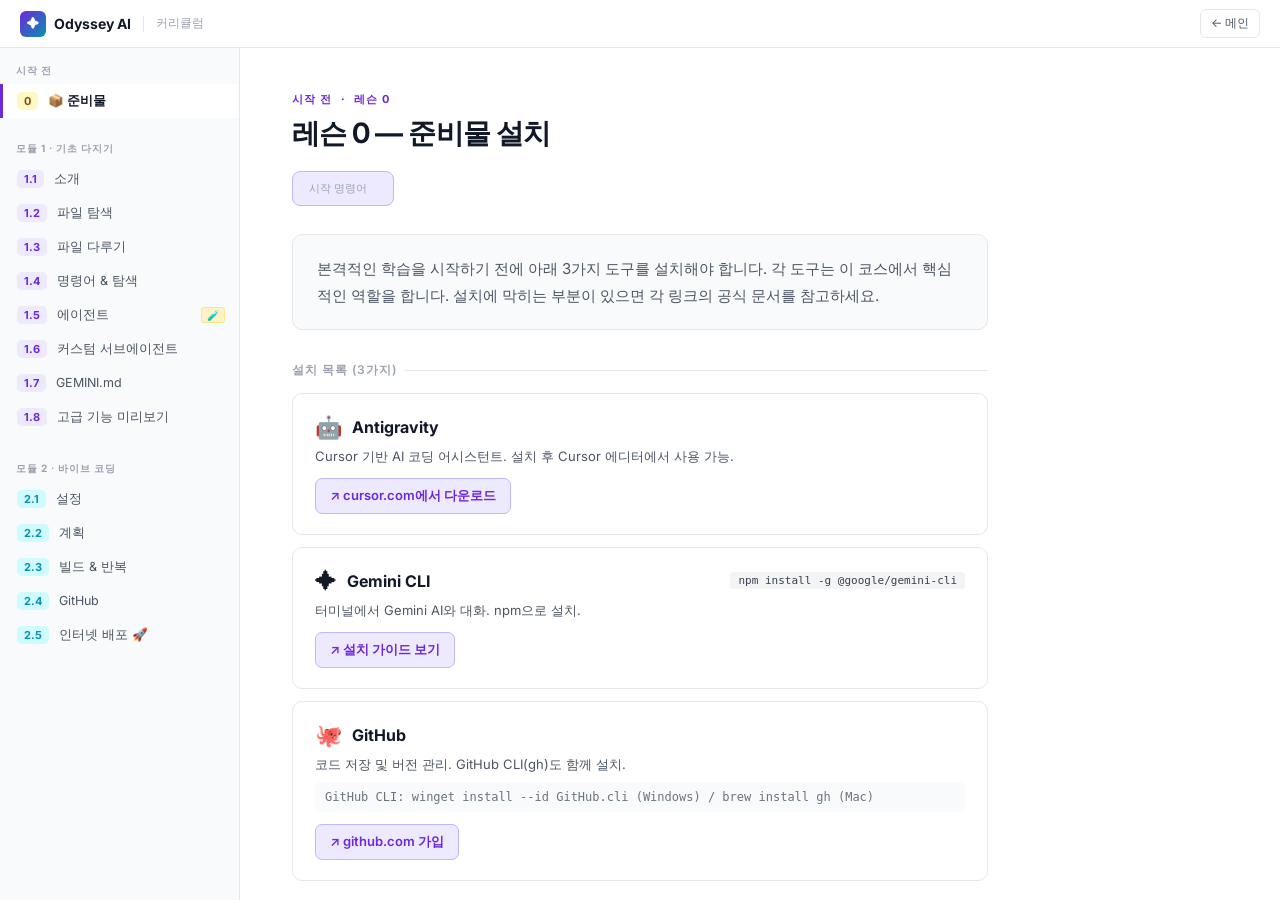
<file: missions.html>
<!DOCTYPE html>
<html lang="ko">

<head>
    <meta charset="UTF-8" />
    <meta name="viewport" content="width=device-width,initial-scale=1.0" />
    <title>커리큘럼 | Odyssey AI</title>
    <link href="https://fonts.googleapis.com/css2?family=Inter:wght@400;500;600;700&display=swap" rel="stylesheet" />
    <style>
        *,
        *::before,
        *::after {
            box-sizing: border-box;
            margin: 0;
            padding: 0
        }

        :root {
            --sb: 240px;
            --top: 48px;
            --m1: #6d28d9;
            --m2: #0891b2;
            --m1l: #ede9fe;
            --m2l: #cffafe;
            --border: #e5e7eb;
            --text: #111827;
            --sub: #4b5563;
            --faint: #9ca3af;
            --bg: #fff;
            --sbg: #f9fafb;
            --hover: #f3f4f6
        }

        html,
        body {
            height: 100%;
            font-family: 'Inter', sans-serif
        }

        body {
            background: var(--bg);
            color: var(--text);
            display: flex;
            flex-direction: column;
            height: 100vh;
            overflow: hidden
        }

        /* topbar */
        .topbar {
            height: var(--top);
            display: flex;
            align-items: center;
            gap: 12px;
            padding: 0 20px;
            border-bottom: 1px solid var(--border);
            background: #fff;
            flex-shrink: 0;
            z-index: 100
        }

        .tlogo {
            display: flex;
            align-items: center;
            gap: 8px;
            text-decoration: none;
            color: var(--text);
            font-size: 14px;
            font-weight: 700
        }

        .tgem {
            width: 26px;
            height: 26px;
            background: linear-gradient(135deg, var(--m1), var(--m2));
            border-radius: 6px;
            display: flex;
            align-items: center;
            justify-content: center;
            color: #fff;
            font-size: 12px
        }

        .tsep {
            width: 1px;
            height: 16px;
            background: var(--border)
        }

        .tsub {
            font-size: 12px;
            color: var(--faint)
        }

        .tback {
            margin-left: auto;
            font-size: 12px;
            color: var(--sub);
            text-decoration: none;
            padding: 5px 10px;
            border: 1px solid var(--border);
            border-radius: 6px
        }

        .tback:hover {
            background: var(--hover)
        }

        /* layout */
        .layout {
            display: flex;
            flex: 1;
            overflow: hidden
        }

        /* sidebar */
        .sidebar {
            width: var(--sb);
            flex-shrink: 0;
            background: var(--sbg);
            border-right: 1px solid var(--border);
            overflow-y: auto;
            scrollbar-width: thin
        }

        .sg-label {
            padding: 16px 16px 6px;
            font-size: 10px;
            font-weight: 700;
            letter-spacing: .1em;
            text-transform: uppercase;
            color: var(--faint)
        }

        .si {
            display: flex;
            align-items: center;
            gap: 10px;
            padding: 8px 14px;
            cursor: pointer;
            position: relative;
            transition: background .12s;
            border-left: 3px solid transparent
        }

        .si:hover {
            background: var(--hover)
        }

        .si.active {
            background: #fff;
            border-left-color: var(--m1)
        }

        .si.m2.active {
            border-left-color: var(--m2)
        }

        .snum {
            font-size: 11px;
            font-weight: 700;
            padding: 2px 7px;
            border-radius: 5px;
            flex-shrink: 0
        }

        .si.m1 .snum {
            background: var(--m1l);
            color: var(--m1)
        }

        .si.m2 .snum {
            background: var(--m2l);
            color: var(--m2)
        }

        .slabel {
            font-size: 12.5px;
            color: var(--sub);
            line-height: 1.3
        }

        .si.active .slabel {
            color: var(--text);
            font-weight: 500
        }

        .sexp {
            font-size: 10px;
            margin-left: auto;
            background: #fef3c7;
            color: #92400e;
            border: 1px solid #fde68a;
            padding: 1px 5px;
            border-radius: 3px;
            flex-shrink: 0
        }

        /* main */
        .main {
            flex: 1;
            overflow-y: auto
        }

        .ca {
            padding: 44px 52px;
            max-width: 800px;
            animation: fi .2s ease
        }

        @keyframes fi {
            from {
                opacity: 0;
                transform: translateY(8px)
            }

            to {
                opacity: 1;
                transform: translateY(0)
            }
        }

        .eyebrow {
            font-size: 11px;
            font-weight: 700;
            letter-spacing: .1em;
            text-transform: uppercase;
            margin-bottom: 10px
        }

        .eyebrow.m1 {
            color: var(--m1)
        }

        .eyebrow.m2 {
            color: var(--m2)
        }

        .ltitle {
            font-size: 28px;
            font-weight: 700;
            letter-spacing: -.02em;
            line-height: 1.2;
            margin-bottom: 20px
        }

        .cmdbar {
            display: inline-flex;
            align-items: center;
            gap: 10px;
            padding: 9px 16px;
            border-radius: 8px;
            margin-bottom: 28px;
            font-size: 13px
        }

        .cmdbar.m1 {
            background: var(--m1l);
            border: 1px solid #c4b5fd
        }

        .cmdbar.m2 {
            background: var(--m2l);
            border: 1px solid #a5f3fc
        }

        .clbl {
            color: var(--faint);
            font-size: 11px
        }

        .cval {
            font-family: monospace;
            font-weight: 700;
            font-size: 14px
        }

        .cmdbar.m1 .cval {
            color: var(--m1)
        }

        .cmdbar.m2 .cval {
            color: var(--m2)
        }

        .summary {
            font-size: 15px;
            color: var(--sub);
            line-height: 1.8;
            margin-bottom: 32px;
            padding: 20px 24px;
            background: var(--sbg);
            border: 1px solid var(--border);
            border-radius: 10px
        }

        .sec {
            margin-bottom: 32px
        }

        .sht {
            font-size: 12px;
            font-weight: 600;
            color: var(--faint);
            text-transform: uppercase;
            letter-spacing: .08em;
            margin-bottom: 14px;
            display: flex;
            align-items: center;
            gap: 8px
        }

        .sht::after {
            content: '';
            flex: 1;
            height: 1px;
            background: var(--border)
        }

        ul.dlist {
            list-style: none;
            display: flex;
            flex-direction: column;
            gap: 9px
        }

        ul.dlist li {
            display: flex;
            align-items: flex-start;
            gap: 11px;
            font-size: 14px;
            color: var(--sub);
            line-height: 1.6
        }

        .ck {
            width: 20px;
            height: 20px;
            border-radius: 50%;
            display: flex;
            align-items: center;
            justify-content: center;
            font-size: 10px;
            flex-shrink: 0;
            margin-top: 2px;
            font-weight: 700
        }

        .ck.m1 {
            background: var(--m1l);
            color: var(--m1)
        }

        .ck.m2 {
            background: var(--m2l);
            color: var(--m2)
        }

        /* key concepts */
        .concepts-grid {
            display: grid;
            grid-template-columns: repeat(auto-fill, minmax(200px, 1fr));
            gap: 10px
        }

        .concept-card {
            padding: 14px 16px;
            border: 1px solid var(--border);
            border-radius: 8px;
            background: #fff
        }

        .concept-card h4 {
            font-size: 13px;
            font-weight: 600;
            color: var(--text);
            margin-bottom: 4px
        }

        .concept-card p {
            font-size: 12px;
            color: var(--sub);
            line-height: 1.5
        }

        /* prompts */
        .prompt-list {
            display: flex;
            flex-direction: column;
            gap: 8px
        }

        .prompt-item {
            padding: 12px 16px;
            background: var(--sbg);
            border: 1px solid var(--border);
            border-radius: 8px;
            font-size: 13px;
            color: var(--text);
            line-height: 1.5;
            position: relative
        }

        .prompt-item::before {
            content: '"';
            font-size: 18px;
            color: var(--m1);
            margin-right: 6px;
            font-weight: 700
        }

        .prompt-tip {
            font-size: 11px;
            color: var(--faint);
            margin-top: 4px
        }

        .taglist {
            display: flex;
            flex-wrap: wrap;
            gap: 6px
        }

        .tag {
            font-size: 12px;
            padding: 4px 10px;
            border-radius: 100px;
            background: var(--sbg);
            color: var(--sub);
            border: 1px solid var(--border)
        }

        /* nav */
        .cnav {
            display: flex;
            justify-content: space-between;
            padding: 20px 52px 36px;
            border-top: 1px solid var(--border);
            margin-top: 8px
        }

        .navbtn {
            display: flex;
            align-items: center;
            gap: 8px;
            padding: 9px 16px;
            border: 1px solid var(--border);
            border-radius: 8px;
            background: #fff;
            color: var(--sub);
            font-size: 12px;
            cursor: pointer;
            font-family: inherit;
            transition: all .15s
        }

        .navbtn:hover {
            background: var(--hover);
            color: var(--text);
            border-color: #d1d5db
        }

        .navbtn.hidden {
            visibility: hidden
        }

        /* mbtn */
        .mbtn {
            display: none;
            background: none;
            border: none;
            font-size: 20px;
            cursor: pointer;
            padding: 4px;
            color: var(--text)
        }

        @media(max-width:680px) {
            .mbtn {
                display: flex
            }

            .sidebar {
                position: fixed;
                top: var(--top);
                left: 0;
                right: 0;
                bottom: 0;
                width: 100%;
                z-index: 200;
                transform: translateX(-100%);
                transition: transform .25s
            }

            .sidebar.open {
                transform: translateX(0)
            }

            .ca {
                padding: 28px 20px
            }

            .cnav {
                padding: 16px 20px 28px
            }
        }
    </style>
</head>

<body>
    <header class="topbar">
        <button class="mbtn" id="mb">☰</button>
        <a href="index.html" class="tlogo">
            <div class="tgem">✦</div>Odyssey AI
        </a>
        <div class="tsep"></div><span class="tsub">커리큘럼</span>
        <a href="index.html" class="tback">← 메인</a>
    </header>

    <div class="layout">
        <aside class="sidebar" id="sb">
            <div class="sg-label">시작 전</div>
            <div class="si m0 active" data-id="0" onclick="go(this,'0')"><span class="snum"
                    style="background:#fef9c3;color:#854d0e">0</span><span class="slabel" style="font-weight:600">📦
                    준비물</span></div>
            <div class="sg-label" style="margin-top:8px">모듈 1 · 기초 다지기</div>
            <div class="si m1" data-id="1-1" onclick="go(this,'1-1')"><span class="snum">1.1</span><span
                    class="slabel">소개</span></div>
            <div class="si m1" data-id="1-2" onclick="go(this,'1-2')"><span class="snum">1.2</span><span
                    class="slabel">파일 탐색</span></div>
            <div class="si m1" data-id="1-3" onclick="go(this,'1-3')"><span class="snum">1.3</span><span
                    class="slabel">파일 다루기</span></div>
            <div class="si m1" data-id="1-4" onclick="go(this,'1-4')"><span class="snum">1.4</span><span
                    class="slabel">명령어 & 탐색</span></div>
            <div class="si m1" data-id="1-5" onclick="go(this,'1-5')"><span class="snum">1.5</span><span
                    class="slabel">에이전트</span><span class="sexp">🧪</span></div>
            <div class="si m1" data-id="1-6" onclick="go(this,'1-6')"><span class="snum">1.6</span><span
                    class="slabel">커스텀 서브에이전트</span></div>
            <div class="si m1" data-id="1-7" onclick="go(this,'1-7')"><span class="snum">1.7</span><span
                    class="slabel">GEMINI.md</span></div>
            <div class="si m1" data-id="1-8" onclick="go(this,'1-8')"><span class="snum">1.8</span><span
                    class="slabel">고급 기능 미리보기</span></div>
            <div class="sg-label" style="margin-top:12px">모듈 2 · 바이브 코딩</div>
            <div class="si m2" data-id="2-1" onclick="go(this,'2-1')"><span class="snum">2.1</span><span
                    class="slabel">설정</span></div>
            <div class="si m2" data-id="2-2" onclick="go(this,'2-2')"><span class="snum">2.2</span><span
                    class="slabel">계획</span></div>
            <div class="si m2" data-id="2-3" onclick="go(this,'2-3')"><span class="snum">2.3</span><span
                    class="slabel">빌드 & 반복</span></div>
            <div class="si m2" data-id="2-4" onclick="go(this,'2-4')"><span class="snum">2.4</span><span
                    class="slabel">GitHub</span></div>
            <div class="si m2" data-id="2-5" onclick="go(this,'2-5')"><span class="snum">2.5</span><span
                    class="slabel">인터넷 배포 🚀</span></div>
        </aside>

        <main class="main" id="main">
            <div id="ca" class="ca"></div>
            <div class="cnav">
                <button class="navbtn hidden" id="pb" onclick="adj(-1)">← <span id="pl"></span></button>
                <button class="navbtn hidden" id="nb" onclick="adj(1)"><span id="nl"></span> →</button>
            </div>
        </main>
    </div>

    <script>
        const D = {
            '0': {
                m: 'm0', n: '0', cmd: '',
                title: '레슨 0 — 준비물 설치',
                summary: '본격적인 학습을 시작하기 전에 아래 3가지 도구를 설치해야 합니다. 각 도구는 이 코스에서 핵심적인 역할을 합니다. 설치에 막히는 부분이 있으면 각 링크의 공식 문서를 참고하세요.',
                dos: ['Antigravity 설치 — Cursor 에디터 기반의 AI 코딩 어시스턴트', 'Gemini CLI 설치 — 터미널에서 Google Gemini AI와 대화하는 도구', 'GitHub 설치 — 코드를 클라우드에 저장하고 관리하는 버전 관리 도구'],
                concepts: [
                    { t: 'Antigravity란?', d: 'Cursor 에디터에 내장된 AI 어시스턴트. 코드 작성, 파일 관리, 질문 응답을 도와줌. 이 코스 사이트를 만든 도구이기도 함.' },
                    { t: 'Gemini CLI란?', d: '터미널(검은 창)에서 Google의 Gemini AI와 대화하는 도구. 파일 읽기·만들기·웹 열기 등 컴퓨터와 직접 상호작용 가능.' },
                    { t: 'GitHub란?', d: '코드를 저장하는 클라우드 서비스. Google Drive의 코드 버전. 코드 백업 + 인터넷 배포의 출발점.' },
                    { t: '왜 3개 모두 필요?', d: 'Antigravity(에디터) + Gemini CLI(AI) + GitHub(저장/배포)가 함께 작동하며 코딩 없이 앱을 만드는 바이브코딩 환경을 완성.' },
                ],
                prompts: [],
                install: [
                    { name: 'Antigravity', desc: 'Cursor 기반 AI 코딩 어시스턴트. 설치 후 Cursor 에디터에서 사용 가능.', url: 'https://cursor.com', btn: 'cursor.com에서 다운로드', icon: '🤖' },
                    { name: 'Gemini CLI', desc: '터미널에서 Gemini AI와 대화. npm으로 설치.', url: 'https://geminicli.com/docs/get-started', btn: '설치 가이드 보기', icon: '✦', cmd: 'npm install -g @google/gemini-cli' },
                    { name: 'GitHub', desc: '코드 저장 및 버전 관리. GitHub CLI(gh)도 함께 설치.', url: 'https://github.com', btn: 'github.com 가입', icon: '🐙', sub: 'GitHub CLI: winget install --id GitHub.cli (Windows) / brew install gh (Mac)' },
                ],
                tags: ['Antigravity', 'Gemini CLI', 'GitHub', '설치 순서']
            },
            '1-1': {
                m: 'm1', n: '1.1', cmd: '/start-1-1',
                title: '레슨 1.1 — 소개 및 시작',
                summary: 'Gemini CLI는 터미널(검은 창)에서 AI와 대화하는 도구예요. ChatGPT처럼 대화하는 방식이지만, 여러분의 컴퓨터 파일을 직접 읽고, 새 파일을 만들고, 브라우저도 열 수 있습니다. 이 레슨에서는 Gemini CLI가 무엇인지 이해하고, 코스 시나리오인 <strong>Basecamp Coffee</strong> 이야기를 소개받습니다.',
                dos: ['터미널에서 gemini 명령어를 처음 실행합니다', 'Basecamp Coffee 시나리오(충성도 프로그램 개선 임무)를 이해합니다', '공식 문서 사이트(geminicli.com/docs)를 Gemini에게 열어달라고 요청합니다', '보는 것이 아닌, 직접 하면서 배우는 코스 방식에 익숙해집니다'],
                concepts: [
                    { t: '터미널이란?', d: '검은 창(명령어 입력 창). 여기서 gemini를 입력하면 AI와 대화 시작.' },
                    { t: 'Gemini CLI란?', d: 'Google의 AI를 터미널에서 쓸 수 있게 만든 도구. 파일 읽기·만들기·웹 열기 가능.' },
                    { t: 'Basecamp Coffee', d: '코스 전체의 가상 시나리오. 충성도 프로그램이 실패하는 커피 체인을 살려야 함.' },
                    { t: '학습 방식', d: '보는 것이 아닌 직접 하면서 배우기. 모든 명령어를 본인이 직접 입력.' },
                ],
                prompts: ['공식 문서 페이지를 열어줘', 'Gemini CLI가 뭔지 3줄로 설명해줘', '이 코스가 어떻게 진행되는지 알려줘'],
                tags: ['첫 실행', '시나리오 설정', '공식 문서', '오리엔테이션']
            },

            '1-2': {
                m: 'm1', n: '1.2', cmd: '/start-1-2',
                title: '레슨 1.2 — 파일 탐색 & 시각화',
                summary: '새 직장에 첫 출근했더니 전 직원이 어지럽게 남겨두고 간 파일들이 잔뜩 있는 상황. <strong>Gemini에게 파일 구조를 보여달라고 하면 전체 폴더를 순식간에 파악해줍니다.</strong> 코드 에디터(Cursor)를 설치해 파일을 눈으로 보면서 Gemini와 함께 작업하는 환경을 만드는 레슨입니다.',
                dos: ['Gemini CLI로 코스 폴더 전체 구조를 파악합니다', 'Cursor 에디터를 설치하고 코스 폴더를 엽니다', '마크다운(.md) 파일을 미리보기 모드로 읽어봅니다', 'Gemini에게 테스트 파일 생성을 요청해 직접 만들어지는 것을 확인합니다'],
                concepts: [
                    { t: '마크다운(.md)', d: 'AI가 잘 읽는 문서 형식. # 제목, - 목록 등 간단한 기호로 문서를 구조화.' },
                    { t: 'Cursor 에디터', d: '코드와 파일을 눈으로 볼 수 있는 에디터. Gemini CLI 터미널과 함께 사용.' },
                    { t: '파일 구조 파악', d: '"파일 구조를 보여줘" 한마디로 전체 폴더를 트리 형태로 파악.' },
                    { t: '워크플로우', d: '파일(Cursor) + AI(Gemini CLI) = 볼 수 있고 + 말할 수 있는 작업 환경.' },
                ],
                prompts: ['파일 구조를 보여줘', 'company-context 폴더를 요약해줘', 'test-file.md라는 파일을 만들어줘. ChatGPT를 재치있게 놀리는 내용으로'],
                tags: ['파일 구조', 'Cursor 설치', '마크다운', '워크스페이스 설정']
            },

            '1-3': {
                m: 'm1', n: '1.3', cmd: '/start-1-3',
                title: '레슨 1.3 — @ 심볼로 파일 다루기',
                summary: '<strong>@파일명</strong>을 입력하면 Gemini가 그 파일을 읽고 무슨 일이든 합니다. 파일 하나, 폴더 전체, 이미지, 웹 URL도 가능해요. 이 레슨에서는 5가지 실용 시나리오로 @ 심볼을 완전히 익힙니다. 4개 파일을 수동으로 읽고 정리하는 데 걸리는 시간, Gemini는 5초 만에 해냅니다.',
                dos: ['① 단일 파일: 이전 매니저 메모에서 실행 항목 추출하기', '② 폴더 전체: 4개월치 고객 피드백 패턴 한 번에 분석하기', '③ 템플릿 적용: 형식 파일을 참조해 리더십 보고서 만들기', '④ 이미지 분석: 충성도 전단지의 문제점 찾기 (Ctrl+V로 붙여넣기)', '⑤ 웹 리서치: 성공적인 커피숍 충성도 프로그램 사례 조사하기'],
                concepts: [
                    { t: '@ 파일 참조', d: '"@파일명" = Gemini가 그 파일을 읽음. 여러 개 동시 가능: @파일1 @파일2' },
                    { t: '폴더 참조', d: '"@폴더/" = 폴더 안 모든 파일을 한 번에 읽고 분석.' },
                    { t: '이미지 분석', d: '이미지를 Ctrl+V로 붙여넣으면 Gemini가 내용을 분석해줌.' },
                    { t: '템플릿 적용', d: '@템플릿파일 → 그 형식대로 새 문서를 만들어달라고 요청 가능.' },
                ],
                prompts: ['@inherited-chaos/previous-manager-notes.md를 읽고 실행 항목과 핵심 인사이트를 organized/action-items.md로 만들어줘', '@inherited-chaos/customer-feedback/ 폴더를 분석해서 반복되는 테마를 찾아줘', '@organized/feedback-synthesis.md 내용으로 @templates/leadership-update-template.md 형식에 맞게 리더십 업데이트 문서를 만들어줘', '커피숍 충성도 프로그램 모범 사례를 웹에서 찾아줘'],
                tags: ['@ 참조', '파일 추출', '폴더 분석', '이미지', '웹 리서치']
            },

            '1-4': {
                m: 'm1', n: '1.4', cmd: '/start-1-4',
                title: '레슨 1.4 — 명령어 & 빠른 조작',
                summary: 'Gemini CLI를 더 빠르고 안전하게 쓰는 도구들을 배웁니다. 슬래시(/)로 시작하는 특수 명령어, 실수했을 때 되돌리는 방법, 안전 모드 전환, 그리고 Gemini가 더 깊이 생각하게 만드는 방법까지. <strong>"잘못되면 어떡하지?"</strong>라는 걱정을 완전히 없애드립니다.',
                dos: ['/help, /stats, /memory 등 자주 쓰는 슬래시 명령어를 익힙니다', 'Esc 키로 Gemini를 즉시 멈추고, Esc 두 번으로 이전 상태로 되돌립니다', 'Shift+Tab으로 안전 모드 ↔ 자동 모드 ↔ 탐색 모드를 전환합니다', '"단계별로 생각해줘"로 더 깊은 분석을 요청해봅니다', '자주 쓰는 내용을 .toml 파일로 저장해 /명령어로 쓰는 법을 배웁니다'],
                concepts: [
                    { t: '/help', d: '모든 슬래시 명령어 목록을 보여줌.' },
                    { t: '/stats', d: '현재 사용 중인 모델, 토큰 사용량 확인.' },
                    { t: '/memory', d: '현재 Gemini가 기억하는 컨텍스트 보기. /memory show, add, refresh 사용.' },
                    { t: 'Esc × 2 (되감기)', d: '대화 기록까지 되돌림. Gemini가 만든 파일 변경도 취소 가능.' },
                    { t: 'Shift+Tab (승인 모드)', d: '기본 → 자동 편집 → 계획 모드 순환. 안전과 속도의 균형.' },
                    { t: 'Chain-of-Thought', d: '"단계별로 생각해줘"라고 말하면 더 깊고 논리적인 답변을 받음.' },
                ],
                prompts: ['/stats', '/memory show', '단계별로 생각해줘: Basecamp 충성도 프로그램의 근본 문제는 무엇인가요?', '지금까지 발견한 내용을 요약해줘'],
                tags: ['슬래시 명령어', 'Esc 되감기', '승인 모드', '커스텀 명령어', 'Chain-of-Thought']
            },

            '1-5': {
                m: 'm1', n: '1.5', cmd: '/start-1-5',
                title: '레슨 1.5 — 에이전트 (병렬 처리) 🧪',
                summary: '경쟁사 파일이 5개 있다면? 순서대로 하면 5번, 에이전트를 쓰면 동시에 처리합니다. <strong>서브에이전트</strong>는 특정 작업에 집중하는 AI 전문가예요. Gemini가 이 전문가들을 고용해서 동시에 작업을 시키고 결과를 합쳐서 가져옵니다. 🧪는 아직 실험 중인 기능이라는 표시예요.',
                dos: ['서브에이전트 개념 — AI 팀에서 각자 다른 일을 하는 전문가', '경쟁사 파일 여러 개를 동시에 분석시켜봅니다', '병렬 처리가 유리한 상황 vs. 순차 처리가 나은 상황을 구분합니다', '분석 결과에서 "성공하는 프로그램엔 개성이 있다"는 패턴을 발견합니다'],
                concepts: [
                    { t: '서브에이전트', d: '특정 작업 전용 AI. 각자 독립적인 컨텍스트로 동시에 작동.' },
                    { t: '병렬 처리', d: '비슷하지만 독립적인 여러 작업을 동시에 처리. 시간 대폭 절약.' },
                    { t: '언제 사용?', d: '비슷한 여러 파일 분석, 여러 주제 동시 조사, 배치 처리 작업.' },
                    { t: '🧪 실험적 기능', d: '사용 가능하지만 나중에 바뀔 수 있음. 지금 써보고 미래를 먼저 경험.' },
                ],
                prompts: ['@inherited-chaos/competitor-research/ 폴더의 각 파일을 분석해서 충성도 프로그램의 강점과 약점을 정리해줘', '이 파일들 사이에서 공통적으로 나타나는 패턴이 뭔지 알려줘'],
                tags: ['서브에이전트', '병렬 처리', '실험적 기능', '경쟁사 분석']
            },

            '1-6': {
                m: 'm1', n: '1.6', cmd: '/start-1-6',
                title: '레슨 1.6 — 나만의 AI 팀원 만들기',
                summary: '<strong>바리스타, 임원, 제품 디자이너</strong> — 세 명의 AI 팀원을 직접 만듭니다. 같은 기획서를 바리스타에게 보여주면 "고객 반응"을, 임원에게 보여주면 "ROI"를 물어봐요. 각자 다른 관점에서 즉각적이고 일관된 피드백을 받을 수 있습니다. <code>.gemini/agents/</code> 폴더에 마크다운 파일 하나로 팀원 생성.',
                dos: ['.gemini/agents/ 폴더의 barista-lead.md를 열어 구조를 확인합니다', 'YAML 프론트매터: name, description, tools, model, temperature, max_turns 이해', '바리스타·임원·디자이너 3명이 같은 문서를 어떻게 다르게 보는지 직접 봅니다', '나만의 서브에이전트를 만드는 마크다운 형식을 익힙니다'],
                concepts: [
                    { t: 'YAML 프론트매터', d: '--- 와 --- 사이에 쓰는 설정 정보. name, description, model, tools 등.' },
                    { t: 'description 필드', d: '가장 중요! "이 에이전트를 언제 써야 하는지" Gemini가 판단하는 기준.' },
                    { t: 'temperature', d: '숫자가 높을수록 창의적, 낮을수록 일관적. 0~1 사이 값.' },
                    { t: '관점 다양성', d: '같은 내용도 역할에 따라 다른 시각. 의사결정 전 편향을 제거하는 방법.' },
                ],
                prompts: ['바리스타 리드, 임원, 제품 디자이너로부터 @organized/research-synthesis.md에 대한 피드백을 받아줘', '각 팀원의 관점에서 이 충성도 프로그램 개선안의 장단점을 알려줘'],
                tags: ['커스텀 에이전트', 'YAML 프론트매터', '관점 다양성', '팀원 설계']
            },

            '1-7': {
                m: 'm1', n: '1.7', cmd: '/start-1-7',
                title: '레슨 1.7 — GEMINI.md (영구 메모리)',
                summary: 'Gemini는 대화를 닫으면 모든 걸 잊어버려요. 다음 날 새로 열면 처음부터 설명해야 하죠. <strong>GEMINI.md</strong>는 이 문제를 해결하는 특별한 파일입니다. 이 파일에 프로젝트 정보를 저장해두면, Gemini CLI를 켤 때마다 자동으로 읽어서 "아, 이 프로젝트구나"라고 이미 알고 시작합니다.',
                dos: ['/memory show로 현재 Gemini가 기억하는 내용을 확인합니다', '글로벌 GEMINI.md (~/.gemini/)와 프로젝트 GEMINI.md의 차이를 이해합니다', '@company-context/, @organized/ 파일들을 바탕으로 Basecamp GEMINI.md를 만듭니다', '새 터미널 열었을 때 자동으로 컨텍스트가 로드되는 것을 확인합니다'],
                concepts: [
                    { t: 'GEMINI.md', d: 'Gemini CLI 시작 시 자동으로 읽히는 컨텍스트 파일. 프로젝트의 장기 기억.' },
                    { t: '글로벌 vs 프로젝트', d: '~/.gemini/GEMINI.md = 모든 프로젝트. 프로젝트 폴더/GEMINI.md = 이 프로젝트만.' },
                    { t: '/memory add', d: '"중요한 정보"를 GEMINI.md에 바로 추가하는 명령어.' },
                    { t: '/memory refresh', d: 'GEMINI.md 수동 편집 후 다시 로드하는 명령어.' },
                ],
                prompts: ['/memory show', '@company-context/ @organized/ @inherited-chaos/previous-manager-notes.md를 읽고 이 프로젝트를 위한 GEMINI.md를 만들어줘', '/memory add "커피 성격 퀴즈 아이디어가 핵심 해결책 후보임"'],
                tags: ['GEMINI.md', '/memory', '영구 컨텍스트', '글로벌 vs 프로젝트']
            },

            '1-8': {
                m: 'm1', n: '1.8', cmd: '/start-1-8',
                title: '레슨 1.8 — 고급 기능 미리보기 & 모듈 1 총정리',
                summary: '모듈 1에서 배운 모든 것을 표 형식으로 정리합니다. 그리고 앞으로 배울 <strong>MCP 연동, 체크포인팅, 샌드박싱, 원격 에이전트</strong>를 짧게 소개합니다. 이 레슨은 "여기까지 왔다! 이제 코드 한 줄 없이 실제 웹앱을 만들 시간이다"라는 전환점입니다.',
                dos: ['모듈 1 전체 툴킷을 표로 복습합니다', 'MCP, Checkpointing, Sandboxing 개념을 가볍게 이해합니다', '모듈 2에서 만들 "커피 성격 퀴즈 웹앱"의 목표를 확인합니다'],
                concepts: [
                    { t: 'MCP (모델 컨텍스트 프로토콜)', d: 'Gemini를 외부 앱(Slack, Notion, DB 등)에 연결하는 프로토콜.' },
                    { t: '체크포인팅', d: '긴 대화를 저장했다가 나중에 정확히 같은 지점에서 계속하는 기능.' },
                    { t: '샌드박싱', d: '격리된 가상 환경에서 Gemini 실행. 위험한 실험도 안전하게 가능.' },
                    { t: '원격 서브에이전트', d: '인터넷 상의 전문 AI 에이전트에 연결해 협업하는 기능.' },
                ],
                prompts: ['모듈 1에서 배운 것을 표로 정리해줘', 'MCP가 뭔지 초보자도 이해할 수 있게 설명해줘', '모듈 2에서 만들 앱에 대해 설명해줘'],
                tags: ['모듈 1 복습', 'MCP', '체크포인팅', '샌드박싱', '모듈 2 준비']
            },

            '2-1': {
                m: 'm2', n: '2.1', cmd: '/start-2-1',
                title: '레슨 2.1 — 설정 및 준비',
                summary: '이제 분석에서 <strong>만들기</strong>로 전환합니다. 여러분이 PM(무엇을 만들지 결정), Gemini가 엔지니어(어떻게 만들지 실행)가 되어요. 기술을 몰라도 됩니다. <strong>Plan → Build → Iterate → Save → Deploy</strong> 흐름을 이해하고 quiz-project 폴더를 만들어 프로젝트를 시작합니다.',
                dos: ['빌드 루프(계획→빌드→반복→저장→배포) 흐름을 이해합니다', 'Next.js(웹앱 구조)와 Vercel(배포 서비스)을 가볍게 파악합니다', 'quiz-project 폴더를 만들어 프로젝트 공간을 준비합니다'],
                concepts: [
                    { t: '빌드 루프', d: 'Plan → Build → Iterate → Save → Deploy. 이 5단계를 반복해서 완성.' },
                    { t: 'PM 역할', d: '무엇을 만들지 결정하는 역할. 코드 없이 요구사항만 잘 정의하면 됨.' },
                    { t: 'Next.js', d: '웹앱을 만드는 인기 프레임워크. Gemini가 알아서 설정해줌.' },
                    { t: 'Vercel', d: '완성된 앱을 인터넷에 올려주는 무료 서비스. Next.js와 최적 조합.' },
                ],
                prompts: ['퀴즈 프로젝트를 위한 새 폴더를 만들어줘', 'Next.js와 Vercel이 뭔지 초보자한테 설명해줘'],
                tags: ['빌드 루프', 'PM 마인드셋', 'Next.js', 'Vercel', '프로젝트 생성']
            },

            '2-2': {
                m: 'm2', n: '2.2', cmd: '/start-2-2',
                title: '레슨 2.2 — 요구사항 정의 (계획)',
                summary: '만들기 전에 <strong>무엇을 만들지</strong> 정확히 결정해야 합니다. 질문 몇 개? 선택지 몇 개? 어떤 성격 유형? 어떤 커피와 연결? 시각 스타일은? 이 모든 결정을 <code>REQUIREMENTS.md</code>에 적어两면 Gemini가 정확하게 만들어줍니다. 명확한 요구사항 = 좋은 결과물.',
                dos: ['퀴즈 구조 결정 — 질문 5개, 선택지 4개 (A/B/C/D)', '성격 유형 + 커피 페어링 설계 (예: 에스프레소 탐험가, 라떼 러버)', '시각 스타일 결정 — 다크 모드? 따뜻한 커피 톤?', '실제 퀴즈 문항 5개 작성하기', 'REQUIREMENTS.md 파일에 모든 결정사항 저장하기'],
                concepts: [
                    { t: '요구사항 문서', d: '원하는 것을 구체적으로 적은 파일. 막연한 요청 → 막연한 결과물.' },
                    { t: '성격 유형 설계', d: '각 답변이 어떤 성격 유형을 나타내는지 미리 정의해야 함.' },
                    { t: '커피 페어링', d: '성격 유형별로 어울리는 Basecamp Coffee 메뉴를 연결.' },
                    { t: 'REQUIREMENTS.md', d: '모든 결정사항을 담은 파일. Gemini에게 이 파일을 보여주면서 빌드 시작.' },
                ],
                prompts: ['방금 결정한 내용으로 quiz-project/REQUIREMENTS.md를 만들어줘', '커피 성격 유형 4가지를 제안해줘. 각각 음료와 연결해서', '퀴즈에 쓸 재미있는 질문 5개를 만들어줘. 커피가 아닌 성격을 드러내는 질문으로'],
                tags: ['요구사항 정의', '성격 유형', '커피 페어링', 'REQUIREMENTS.md']
            },

            '2-3': {
                m: 'm2', n: '2.3', cmd: '/start-2-3',
                title: '레슨 2.3 — 빌드 & 반복 개선',
                summary: '드디어 실제로 만드는 시간! Gemini에게 REQUIREMENTS.md를 보여주고 "이대로 Next.js 앱 만들어줘"라고 하면 앱이 생성됩니다. 브라우저로 확인하고, 마음에 안 드는 부분의 스크린샷을 붙여넣으면 Gemini가 고쳐줍니다. <strong>보고 → 피드백 → 수정 → 반복</strong>. 이것이 바이브코딩입니다.',
                dos: ['계획 모드로 Gemini의 빌드 계획을 먼저 검토합니다', 'Next.js 앱이 자동으로 생성되는 것을 지켜봅니다', 'npm run dev로 localhost:3000에서 실제 퀴즈를 확인합니다', '스크린샷(Ctrl+V)을 붙여넣고 "이 부분 고쳐줘"라며 반복 개선합니다'],
                concepts: [
                    { t: '계획 모드', d: '빌드 전 Gemini의 계획을 검토하는 단계. 실수 방지.' },
                    { t: '핫 리로딩', d: '코드를 저장하면 브라우저가 자동으로 새로고침. 바로 결과 확인 가능.' },
                    { t: 'localhost:3000', d: '내 컴퓨터에서만 접속 가능한 주소. 배포 전 테스트용.' },
                    { t: '바이브코딩', d: '코드 없이 AI와 대화만으로 앱을 만드는 방식. PM + 엔지니어 = 나 혼자.' },
                ],
                prompts: ['계획 모드를 사용해서 퀴즈 앱을 빌드할 계획을 보여줘', '@quiz-project/REQUIREMENTS.md를 읽고 Next.js 커피 성격 퀴즈 앱을 만들어줘', '(스크린샷 붙여넣기 후) 버튼 색상을 좀 더 따뜻한 커피 색으로 바꿔줘', '결과 화면이 좀 더 예쁘게 보이도록 개선해줘'],
                tags: ['Next.js 빌드', '로컬 실행', '스크린샷 피드백', '바이브코딩']
            },

            '2-4': {
                m: 'm2', n: '2.4', cmd: '/start-2-4',
                title: '레슨 2.4 — GitHub로 코드 저장',
                summary: '지금 만든 퀴즈는 내 컴퓨터에만 있어요. 노트북이 고장나면 사라집니다. <strong>GitHub</strong>는 코드를 위한 Google Drive예요. 코드를 GitHub에 올려두면(push) 백업도 되고, 다음 단계인 인터넷 배포도 가능해집니다. "GitHub에 푸시해줘" 한마디로 Gemini가 모두 처리합니다.',
                dos: ['GitHub 계정을 만들거나 로그인합니다', 'GitHub CLI(gh)를 설치하고 gh auth login으로 인증합니다', '비공개 레포(저장소)를 만들고 코드를 올립니다(push)', 'github.com에서 내 코드가 올라간 것을 눈으로 확인합니다'],
                concepts: [
                    { t: '레포지토리(Repo)', d: 'GitHub의 프로젝트 단위. 코드 + 변경 기록을 담는 폴더.' },
                    { t: 'git commit', d: '"이 시점의 코드를 저장"하는 명령어. 실행 취소 포인트를 만드는 것.' },
                    { t: 'git push', d: '로컬(내 컴퓨터)의 코드를 GitHub 클라우드로 올리는 명령어.' },
                    { t: 'GitHub CLI(gh)', d: '터미널에서 GitHub를 조작하는 도구. gh repo create, gh auth login 등.' },
                ],
                prompts: ['GitHub CLI가 설치됐는지 확인해줘 / gh --version', 'quiz-project를 GitHub에 비공개 레포로 만들어서 푸시해줘', 'gh repo view --web'],
                tags: ['GitHub', 'git commit', 'git push', '클라우드 백업', 'GitHub CLI']
            },

            '2-5': {
                m: 'm2', n: '2.5', cmd: '/start-2-5',
                title: '레슨 2.5 — 인터넷에 배포하기 🚀',
                summary: '코딩 경험 없이 진짜 인터넷 URL을 갖게 되는 순간입니다. <strong>Vercel</strong>에 로그인하고 <code>vercel --prod --yes</code> 한 줄이면 약 1분 후에 "quiz-project-xxx.vercel.app" 같은 실제 URL이 생깁니다. 스마트폰으로도 접속 가능하고 친구에게 링크를 보낼 수 있어요. 이것이 바이브코딩의 결승선입니다.',
                dos: ['Vercel 계정을 만들고(GitHub로 가입 권장) CLI로 인증합니다', 'vercel --prod --yes 명령어로 배포를 실행합니다', '실제 URL이 생성되면 브라우저에서 열어봅니다', '스마트폰에서 접속하고 친구에게 링크를 보냅니다', '코드 수정 → GitHub 푸시 → 자동 업데이트 흐름을 이해합니다'],
                concepts: [
                    { t: 'Vercel', d: 'Next.js 앱을 인터넷에 올려주는 무료 서비스. GitHub와 자동 연동.' },
                    { t: '프로덕션 배포', d: '실제 인터넷에 공개하는 것. --prod 플래그 사용.' },
                    { t: '자동 배포', d: 'GitHub에 코드를 푸시하면 Vercel이 자동으로 새 버전을 배포함.' },
                    { t: '배포 URL', d: 'quiz-project-abc123.vercel.app 형태. 누구든 접속 가능한 실제 링크.' },
                ],
                prompts: ['vercel --version', 'vercel --prod --yes', 'GitHub에 최신 변경사항을 푸시해줘 (Vercel이 자동으로 업데이트됨)'],
                tags: ['Vercel', '프로덕션 배포', '자동 배포', '실제 URL', '출시 🎉']
            },
        };

        const ORDER = ['0', '1-1', '1-2', '1-3', '1-4', '1-5', '1-6', '1-7', '1-8', '2-1', '2-2', '2-3', '2-4', '2-5'];
        let cur = '0';

        function render(id) {
            const d = D[id];
            const isM0 = d.m === 'm0';
            const isM1 = d.m === 'm1';
            const mc = isM0 ? 'm1' : d.m;
            const dosHtml = d.dos.map(x => `<li><span class="ck ${mc}">✓</span><span>${x}</span></li>`).join('');
            const conceptsHtml = d.concepts.map(c => `<div class="concept-card"><h4>${c.t}</h4><p>${c.d}</p></div>`).join('');
            const promptsHtml = d.prompts.map(p => `<div class="prompt-item">${p}</div>`).join('');
            // install cards (for lesson 0)
            const installHtml = isM0 && d.install ? d.install.map(i => `
    <div style="border:1px solid var(--border);border-radius:10px;padding:20px 22px;margin-bottom:12px;background:#fff">
      <div style="display:flex;align-items:center;gap:10px;margin-bottom:8px">
        <span style="font-size:22px">${i.icon}</span>
        <strong style="font-size:16px">${i.name}</strong>
        ${i.cmd ? `<code style="font-size:11px;background:#f3f4f6;padding:2px 8px;border-radius:4px;margin-left:auto;color:#374151">${i.cmd}</code>` : ''}
      </div>
      <p style="font-size:13px;color:#4b5563;margin-bottom:${i.sub ? '8px' : '12px'}">${i.desc}</p>
      ${i.sub ? `<p style="font-size:12px;color:#6b7280;background:#f9fafb;padding:8px 10px;border-radius:6px;margin-bottom:12px;font-family:monospace">${i.sub}</p>` : ''}
      <a href="${i.url}" target="_blank" style="display:inline-flex;align-items:center;gap:6px;font-size:13px;font-weight:600;color:#6d28d9;text-decoration:none;padding:8px 14px;border:1px solid #c4b5fd;border-radius:7px;background:#ede9fe">↗ ${i.btn}</a>
    </div>`).join('') : '';

            document.getElementById('ca').innerHTML = `
    <div class="eyebrow ${mc}">${isM0 ? '시작 전' : (isM1 ? '모듈 1 · 기초 다지기' : '모듈 2 · 바이브 코딩')} &nbsp;·&nbsp; 레슨 ${d.n}</div>
    <h1 class="ltitle">${d.title}</h1>
    <div class="cmdbar ${mc}"><span class="clbl">시작 명령어</span><span class="cval">${d.cmd}</span></div>
    <div class="summary">${d.summary}</div>
    ${isM0 && d.install ? `<div class="sec"><div class="sht">설치 목록 (3가지)</div>${installHtml}</div>` : `<div class="sec"><div class="sht">이 레슨에서 할 것들</div><ul class="dlist">${dosHtml}</ul></div>`}
    <div class="sec"><div class="sht">핵심 개념</div><div class="concepts-grid">${conceptsHtml}</div></div>
    ${d.prompts && d.prompts.length ? `<div class="sec"><div class="sht">써볼 수 있는 프롬프트 예시</div><div class="prompt-list">${promptsHtml}</div></div>` : ''}
  `;
            const idx = ORDER.indexOf(id);
            const pb = document.getElementById('pb'), nb = document.getElementById('nb');
            pb.className = 'navbtn' + (idx === 0 ? ' hidden' : '');
            nb.className = 'navbtn' + (idx === ORDER.length - 1 ? ' hidden' : '');
            if (idx > 0) { const p = D[ORDER[idx - 1]]; document.getElementById('pl').textContent = `${p.n} ${p.title.split('—')[0].trim()}`; }
            if (idx < ORDER.length - 1) { const n = D[ORDER[idx + 1]]; document.getElementById('nl').textContent = `${n.n} ${n.title.split('—')[0].trim()}`; }
            document.getElementById('main').scrollTo({ top: 0, behavior: 'smooth' });
        }

        function go(el, id) {
            document.querySelectorAll('.si').forEach(s => s.classList.remove('active'));
            el.classList.add('active');
            cur = id; render(id);
            const sb = document.getElementById('sb');
            if (window.innerWidth <= 680 && sb.classList.contains('open')) {
                sb.classList.remove('open');
                document.getElementById('mb').textContent = '☰';
            }
        }
        function adj(d) { const i = ORDER.indexOf(cur); const n = ORDER[i + d]; if (n) { const el = document.querySelector(`.si[data-id="${n}"]`); go(el, n); } }

        document.getElementById('mb').addEventListener('click', () => {
            const sb = document.getElementById('sb'), btn = document.getElementById('mb');
            sb.classList.toggle('open');
            btn.textContent = sb.classList.contains('open') ? '✕' : '☰';
        });
        render('0');
    </script>
</body>

</html>
</file>
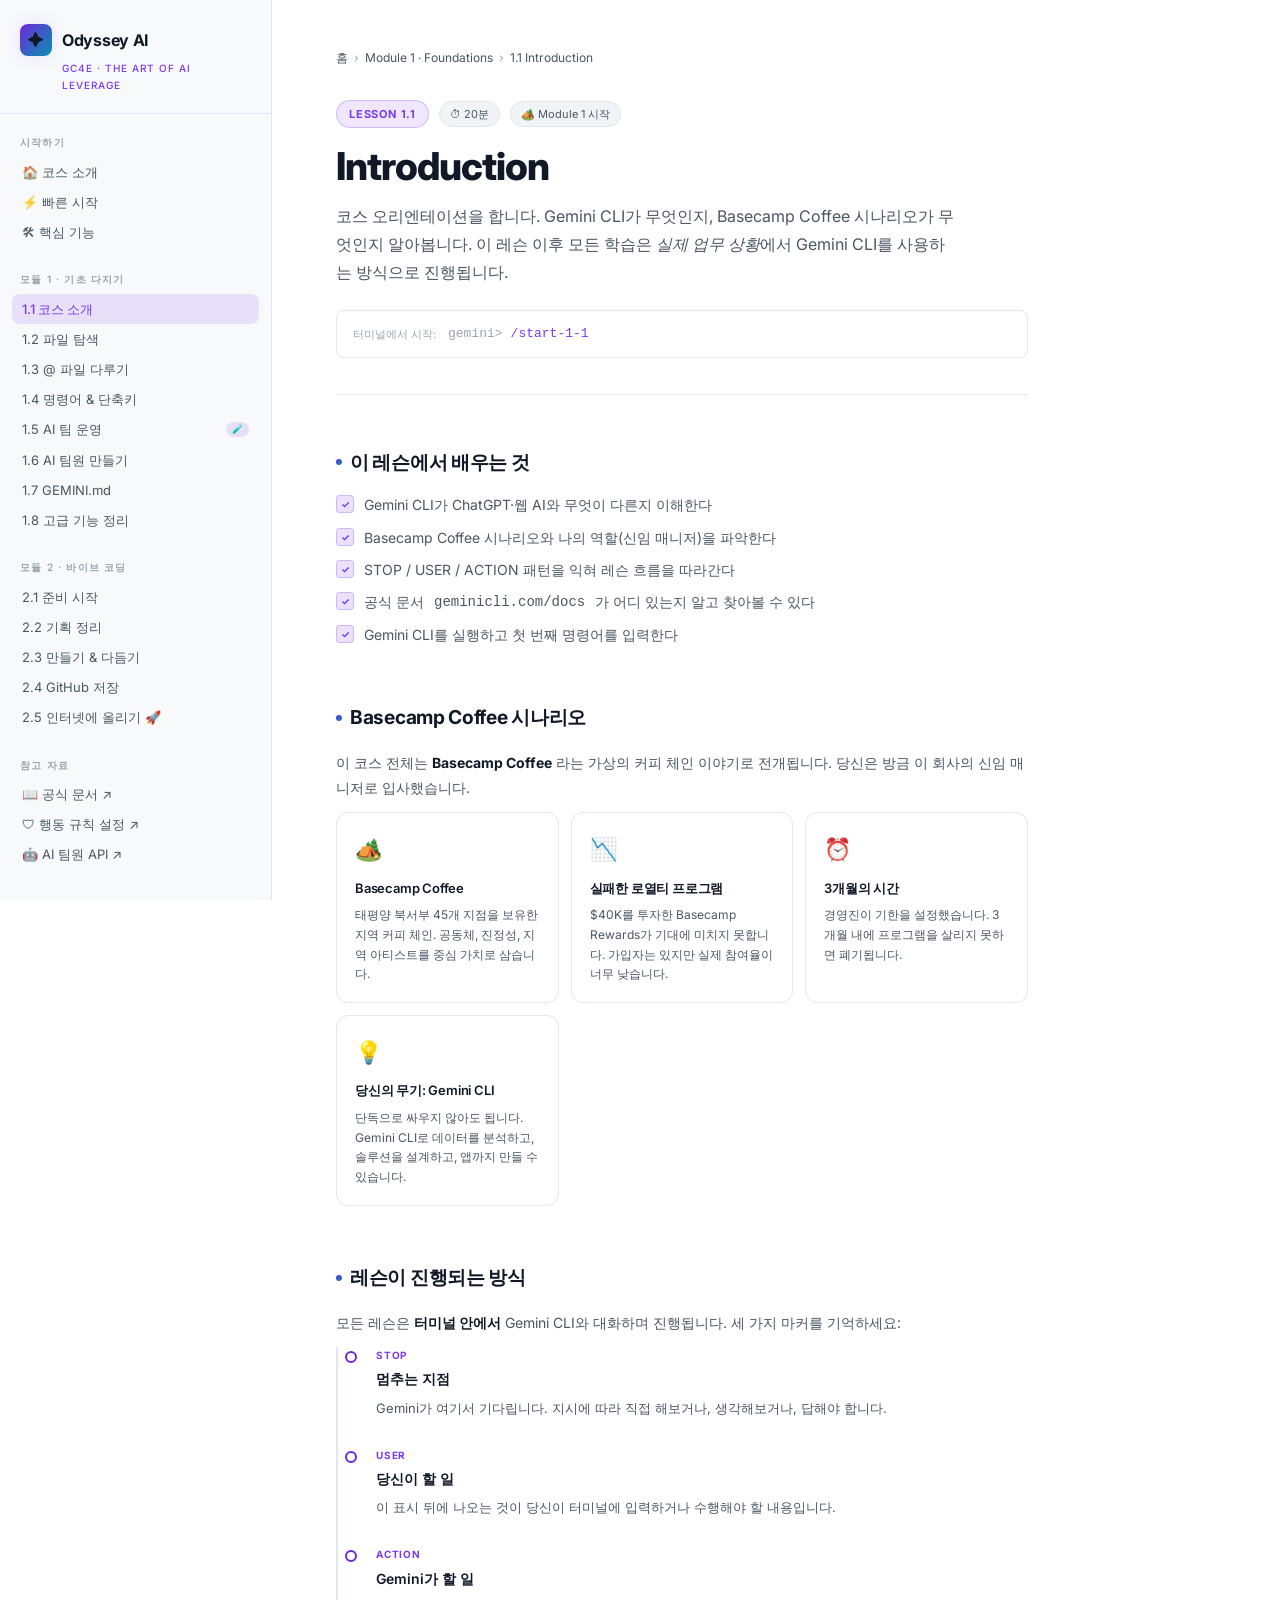
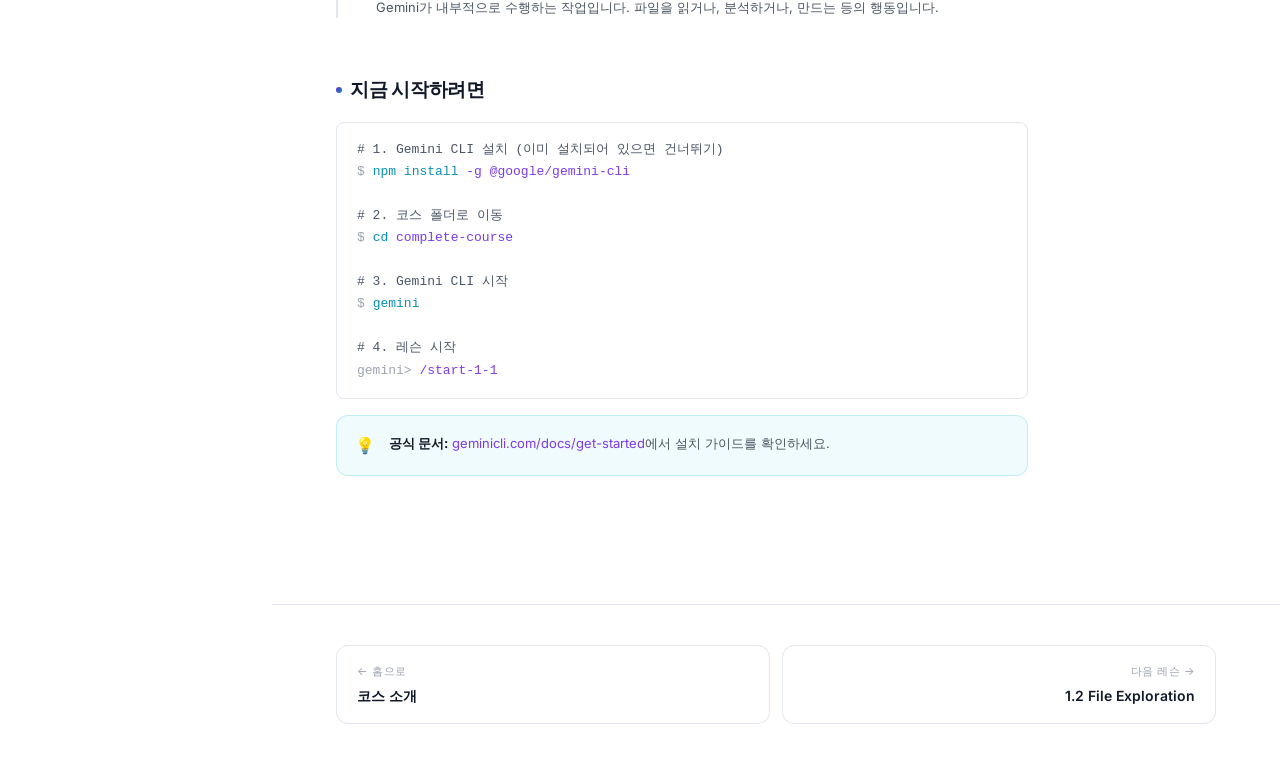
<file: lessons/1-1-introduction.html>
<!DOCTYPE html>
<html lang="ko">

<head>
    <meta charset="UTF-8" />
    <meta name="viewport" content="width=device-width, initial-scale=1.0" />
    <title>1.1 Introduction | Odyssey AI — GC4E</title>
    <meta name="description"
        content="Gemini CLI for Everyone 코스 소개 및 Basecamp Coffee 시나리오 설정. 학습-by-doing 방식으로 Gemini CLI의 세계를 시작합니다." />
    <link rel="stylesheet" href="../index.css" />
    <link rel="stylesheet" href="lessons.css" />
    <link href="https://fonts.googleapis.com/css2?family=Inter:wght@300;400;500;600;700;800;900&display=swap"
        rel="stylesheet" />
</head>

<body>
    <div class="scroll-progress" id="scrollProgress"></div>

    <header class="topbar" id="topbar">
        <a id="topbarLogoLink" href="../index.html"
            style="display:flex;align-items:center;gap:8px;text-decoration:none;">
            <div class="logo-icon"
                style="width:24px;height:24px;font-size:12px;border-radius:6px;background:var(--gradient-hero);display:flex;align-items:center;justify-content:center;">
                ✦</div>
            <span style="font-size:13px;font-weight:700;color:var(--text-primary);">Odyssey AI</span>
        </a>
        <button id="menuToggle" aria-label="메뉴"
            style="background:none;border:none;color:var(--text-primary);font-size:20px;cursor:pointer;">☰</button>
    </header>

    <div class="layout">
        <aside class="sidebar" id="sidebar"></aside>

        <main class="main">
            <article class="lesson-main">

                <!-- Breadcrumb -->
                <nav class="breadcrumb">
                    <a href="../index.html">홈</a>
                    <span class="sep">›</span>
                    <a href="../index.html#module-1">Module 1 · Foundations</a>
                    <span class="sep">›</span>
                    <span class="current">1.1 Introduction</span>
                </nav>

                <!-- Lesson Header -->
                <header class="lesson-header">
                    <div class="lesson-meta">
                        <span class="lesson-number">Lesson 1.1</span>
                        <span class="lesson-tag">⏱ 20분</span>
                        <span class="lesson-tag">🏕️ Module 1 시작</span>
                    </div>
                    <h1 class="lesson-title">Introduction</h1>
                    <p class="lesson-desc">
                        코스 오리엔테이션을 합니다. Gemini CLI가 무엇인지, Basecamp Coffee 시나리오가 무엇인지 알아봅니다.
                        이 레슨 이후 모든 학습은 <em>실제 업무 상황</em>에서 Gemini CLI를 사용하는 방식으로 진행됩니다.
                    </p>
                    <div class="start-cmd-box">
                        <span class="start-cmd-label">터미널에서 시작:</span>
                        <div class="start-cmd">
                            <span class="prompt">gemini&gt;</span>
                            <span class="arg">/start-1-1</span>
                        </div>
                    </div>
                </header>

                <!-- What You'll Learn -->
                <div class="content-section">
                    <h2 class="content-h2"><span class="h-dot"></span>이 레슨에서 배우는 것</h2>
                    <ul class="learn-list">
                        <li>Gemini CLI가 ChatGPT·웹 AI와 무엇이 다른지 이해한다</li>
                        <li>Basecamp Coffee 시나리오와 나의 역할(신임 매니저)을 파악한다</li>
                        <li>STOP / USER / ACTION 패턴을 익혀 레슨 흐름을 따라간다</li>
                        <li>공식 문서 <code>geminicli.com/docs</code>가 어디 있는지 알고 찾아볼 수 있다</li>
                        <li>Gemini CLI를 실행하고 첫 번째 명령어를 입력한다</li>
                    </ul>
                </div>

                <!-- Scenario -->
                <div class="content-section">
                    <h2 class="content-h2"><span class="h-dot"></span>Basecamp Coffee 시나리오</h2>
                    <p class="content-p">
                        이 코스 전체는 <strong style="color:var(--text-primary);">Basecamp Coffee</strong> 라는 가상의 커피 체인 이야기로
                        전개됩니다.
                        당신은 방금 이 회사의 신임 매니저로 입사했습니다.
                    </p>
                    <div class="concept-grid">
                        <div class="concept-card">
                            <div class="concept-icon">🏕️</div>
                            <div class="concept-title">Basecamp Coffee</div>
                            <div class="concept-desc">태평양 북서부 45개 지점을 보유한 지역 커피 체인. 공동체, 진정성, 지역 아티스트를 중심 가치로 삼습니다.
                            </div>
                        </div>
                        <div class="concept-card">
                            <div class="concept-icon">📉</div>
                            <div class="concept-title">실패한 로열티 프로그램</div>
                            <div class="concept-desc">$40K를 투자한 Basecamp Rewards가 기대에 미치지 못합니다. 가입자는 있지만 실제 참여율이 너무
                                낮습니다.</div>
                        </div>
                        <div class="concept-card">
                            <div class="concept-icon">⏰</div>
                            <div class="concept-title">3개월의 시간</div>
                            <div class="concept-desc">경영진이 기한을 설정했습니다. 3개월 내에 프로그램을 살리지 못하면 폐기됩니다.</div>
                        </div>
                        <div class="concept-card">
                            <div class="concept-icon">💡</div>
                            <div class="concept-title">당신의 무기: Gemini CLI</div>
                            <div class="concept-desc">단독으로 싸우지 않아도 됩니다. Gemini CLI로 데이터를 분석하고, 솔루션을 설계하고, 앱까지 만들 수 있습니다.
                            </div>
                        </div>
                    </div>
                </div>

                <!-- How the Course Works -->
                <div class="content-section">
                    <h2 class="content-h2"><span class="h-dot"></span>레슨이 진행되는 방식</h2>
                    <p class="content-p">모든 레슨은 <strong style="color:var(--text-primary);">터미널 안에서</strong> Gemini CLI와
                        대화하며 진행됩니다. 세 가지 마커를 기억하세요:</p>
                    <div class="steps">
                        <div class="step">
                            <div class="step-num">STOP</div>
                            <div class="step-title">멈추는 지점</div>
                            <div class="step-desc">Gemini가 여기서 기다립니다. 지시에 따라 직접 해보거나, 생각해보거나, 답해야 합니다.</div>
                        </div>
                        <div class="step">
                            <div class="step-num">USER</div>
                            <div class="step-title">당신이 할 일</div>
                            <div class="step-desc">이 표시 뒤에 나오는 것이 당신이 터미널에 입력하거나 수행해야 할 내용입니다.</div>
                        </div>
                        <div class="step">
                            <div class="step-num">ACTION</div>
                            <div class="step-title">Gemini가 할 일</div>
                            <div class="step-desc">Gemini가 내부적으로 수행하는 작업입니다. 파일을 읽거나, 분석하거나, 만드는 등의 행동입니다.</div>
                        </div>
                    </div>
                </div>

                <!-- Quick Start -->
                <div class="content-section">
                    <h2 class="content-h2"><span class="h-dot"></span>지금 시작하려면</h2>
                    <div class="code-block">
                        <span class="cb-comment"># 1. Gemini CLI 설치 (이미 설치되어 있으면 건너뛰기)</span><br />
                        <span class="cb-prompt">$</span> <span class="cb-cmd">npm install</span> <span class="cb-arg">-g
                            @google/gemini-cli</span><br /><br />
                        <span class="cb-comment"># 2. 코스 폴더로 이동</span><br />
                        <span class="cb-prompt">$</span> <span class="cb-cmd">cd</span> <span
                            class="cb-arg">complete-course</span><br /><br />
                        <span class="cb-comment"># 3. Gemini CLI 시작</span><br />
                        <span class="cb-prompt">$</span> <span class="cb-cmd">gemini</span><br /><br />
                        <span class="cb-comment"># 4. 레슨 시작</span><br />
                        <span class="cb-prompt">gemini&gt;</span> <span class="cb-arg">/start-1-1</span>
                    </div>

                    <div class="callout callout-tip">
                        <span class="callout-icon">💡</span>
                        <span><strong style="color:var(--text-primary);">공식 문서:</strong> <a
                                href="https://geminicli.com/docs/get-started" target="_blank"
                                style="color:var(--accent-light);">geminicli.com/docs/get-started</a>에서 설치 가이드를
                            확인하세요.</span>
                    </div>
                </div>

            </article><!-- /.lesson-main -->

            <!-- Prev / Next -->
            <nav class="lesson-nav">
                <a class="nav-card" href="../index.html">
                    <div class="nav-card-dir">← 홈으로</div>
                    <div class="nav-card-title">코스 소개</div>
                </a>
                <a class="nav-card next" href="1-2-file-exploration.html">
                    <div class="nav-card-dir">다음 레슨 →</div>
                    <div class="nav-card-title">1.2 File Exploration</div>
                </a>
            </nav>

        </main>
    </div>

    <script src="../nav.js"></script>
</body>

</html>
</file>
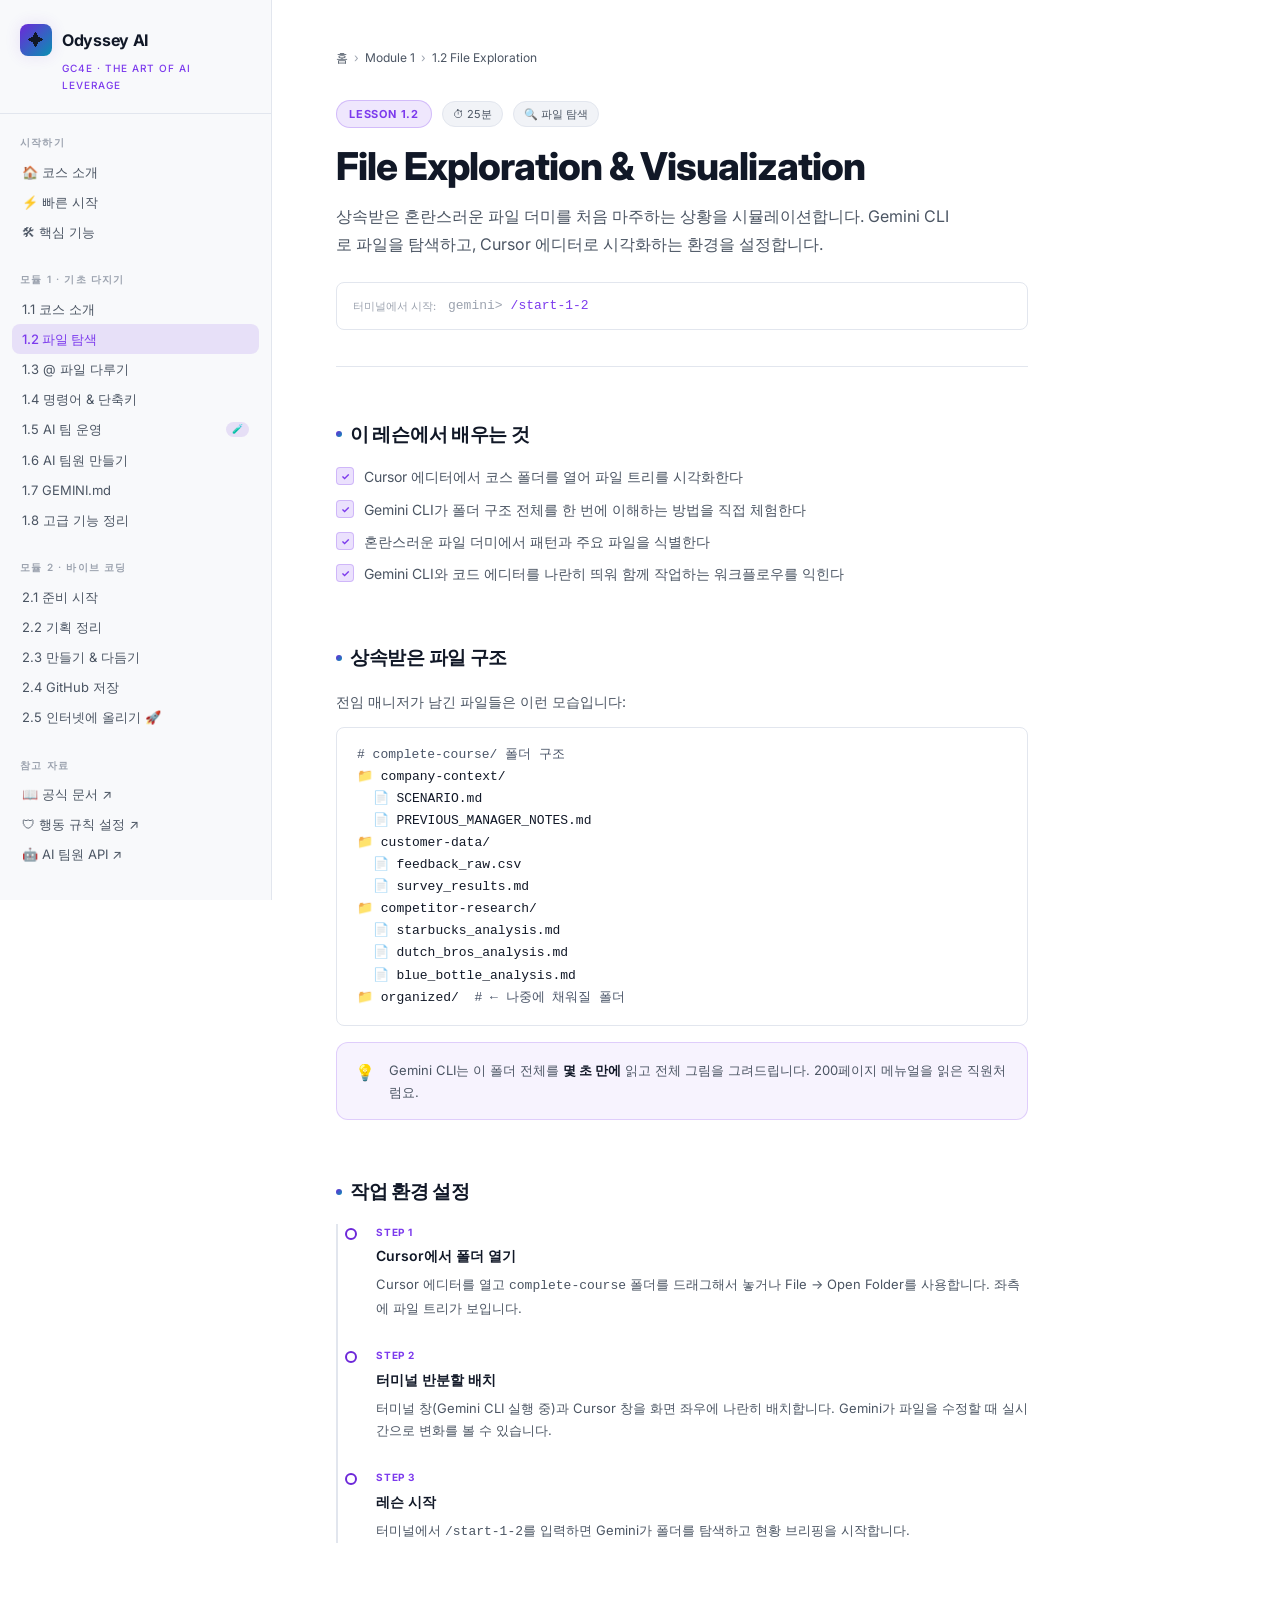
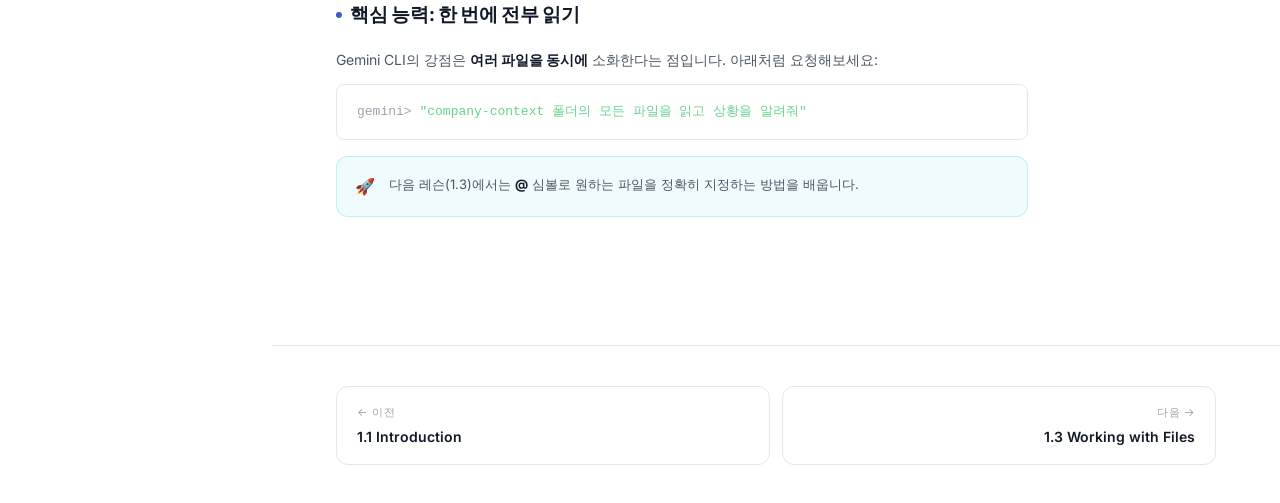
<file: lessons/1-2-file-exploration.html>
<!DOCTYPE html>
<html lang="ko">

<head>
    <meta charset="UTF-8" />
    <meta name="viewport" content="width=device-width, initial-scale=1.0" />
    <title>1.2 File Exploration | Odyssey AI — GC4E</title>
    <meta name="description" content="상속받은 혼란스러운 파일들을 탐색하고 Cursor로 시각화하는 법을 배웁니다." />
    <link rel="stylesheet" href="../index.css" />
    <link rel="stylesheet" href="lessons.css" />
    <link href="https://fonts.googleapis.com/css2?family=Inter:wght@300;400;500;600;700;800;900&display=swap"
        rel="stylesheet" />
</head>

<body>
    <div class="scroll-progress" id="scrollProgress"></div>
    <header class="topbar" id="topbar">
        <a id="topbarLogoLink" href="../index.html"
            style="display:flex;align-items:center;gap:8px;text-decoration:none;">
            <div class="logo-icon"
                style="width:24px;height:24px;font-size:12px;border-radius:6px;background:var(--gradient-hero);display:flex;align-items:center;justify-content:center;">
                ✦</div>
            <span style="font-size:13px;font-weight:700;color:var(--text-primary);">Odyssey AI</span>
        </a>
        <button id="menuToggle" aria-label="메뉴"
            style="background:none;border:none;color:var(--text-primary);font-size:20px;cursor:pointer;">☰</button>
    </header>
    <div class="layout">
        <aside class="sidebar" id="sidebar"></aside>
        <main class="main">
            <article class="lesson-main">

                <nav class="breadcrumb">
                    <a href="../index.html">홈</a><span class="sep">›</span>
                    <a href="../index.html#module-1">Module 1</a><span class="sep">›</span>
                    <span class="current">1.2 File Exploration</span>
                </nav>

                <header class="lesson-header">
                    <div class="lesson-meta">
                        <span class="lesson-number">Lesson 1.2</span>
                        <span class="lesson-tag">⏱ 25분</span>
                        <span class="lesson-tag">🔍 파일 탐색</span>
                    </div>
                    <h1 class="lesson-title">File Exploration &amp; Visualization</h1>
                    <p class="lesson-desc">
                        상속받은 혼란스러운 파일 더미를 처음 마주하는 상황을 시뮬레이션합니다.
                        Gemini CLI로 파일을 탐색하고, Cursor 에디터로 시각화하는 환경을 설정합니다.
                    </p>
                    <div class="start-cmd-box">
                        <span class="start-cmd-label">터미널에서 시작:</span>
                        <div class="start-cmd">
                            <span class="prompt">gemini&gt;</span>
                            <span class="arg">/start-1-2</span>
                        </div>
                    </div>
                </header>

                <div class="content-section">
                    <h2 class="content-h2"><span class="h-dot"></span>이 레슨에서 배우는 것</h2>
                    <ul class="learn-list">
                        <li>Cursor 에디터에서 코스 폴더를 열어 파일 트리를 시각화한다</li>
                        <li>Gemini CLI가 폴더 구조 전체를 한 번에 이해하는 방법을 직접 체험한다</li>
                        <li>혼란스러운 파일 더미에서 패턴과 주요 파일을 식별한다</li>
                        <li>Gemini CLI와 코드 에디터를 나란히 띄워 함께 작업하는 워크플로우를 익힌다</li>
                    </ul>
                </div>

                <div class="content-section">
                    <h2 class="content-h2"><span class="h-dot"></span>상속받은 파일 구조</h2>
                    <p class="content-p">전임 매니저가 남긴 파일들은 이런 모습입니다:</p>
                    <div class="code-block">
                        <span class="cb-comment"># complete-course/ 폴더 구조</span><br />
                        📁 company-context/<br />
                        &nbsp;&nbsp;📄 SCENARIO.md<br />
                        &nbsp;&nbsp;📄 PREVIOUS_MANAGER_NOTES.md<br />
                        📁 customer-data/<br />
                        &nbsp;&nbsp;📄 feedback_raw.csv<br />
                        &nbsp;&nbsp;📄 survey_results.md<br />
                        📁 competitor-research/<br />
                        &nbsp;&nbsp;📄 starbucks_analysis.md<br />
                        &nbsp;&nbsp;📄 dutch_bros_analysis.md<br />
                        &nbsp;&nbsp;📄 blue_bottle_analysis.md<br />
                        📁 organized/ &nbsp;<span class="cb-comment"># ← 나중에 채워질 폴더</span>
                    </div>

                    <div class="callout callout-info">
                        <span class="callout-icon">💡</span>
                        <span>Gemini CLI는 이 폴더 전체를 <strong style="color:var(--text-primary);">몇 초 만에</strong> 읽고 전체 그림을
                            그려드립니다. 200페이지 메뉴얼을 읽은 직원처럼요.</span>
                    </div>
                </div>

                <div class="content-section">
                    <h2 class="content-h2"><span class="h-dot"></span>작업 환경 설정</h2>
                    <div class="steps">
                        <div class="step">
                            <div class="step-num">Step 1</div>
                            <div class="step-title">Cursor에서 폴더 열기</div>
                            <div class="step-desc">Cursor 에디터를 열고 <code>complete-course</code> 폴더를 드래그해서 놓거나 File → Open
                                Folder를 사용합니다. 좌측에 파일 트리가 보입니다.</div>
                        </div>
                        <div class="step">
                            <div class="step-num">Step 2</div>
                            <div class="step-title">터미널 반분할 배치</div>
                            <div class="step-desc">터미널 창(Gemini CLI 실행 중)과 Cursor 창을 화면 좌우에 나란히 배치합니다. Gemini가 파일을 수정할 때
                                실시간으로 변화를 볼 수 있습니다.</div>
                        </div>
                        <div class="step">
                            <div class="step-num">Step 3</div>
                            <div class="step-title">레슨 시작</div>
                            <div class="step-desc">터미널에서 <code>/start-1-2</code>를 입력하면 Gemini가 폴더를 탐색하고 현황 브리핑을 시작합니다.
                            </div>
                        </div>
                    </div>
                </div>

                <div class="content-section">
                    <h2 class="content-h2"><span class="h-dot"></span>핵심 능력: 한 번에 전부 읽기</h2>
                    <p class="content-p">Gemini CLI의 강점은 <strong style="color:var(--text-primary);">여러 파일을 동시에</strong>
                        소화한다는 점입니다. 아래처럼 요청해보세요:</p>
                    <div class="code-block">
                        <span class="cb-prompt">gemini&gt;</span> <span class="cb-string">"company-context 폴더의 모든 파일을 읽고
                            상황을 알려줘"</span>
                    </div>
                    <div class="callout callout-tip">
                        <span class="callout-icon">🚀</span>
                        <span>다음 레슨(1.3)에서는 <strong style="color:var(--text-primary);">@</strong> 심볼로 원하는 파일을 정확히 지정하는
                            방법을 배웁니다.</span>
                    </div>
                </div>

            </article>

            <nav class="lesson-nav">
                <a class="nav-card" href="1-1-introduction.html">
                    <div class="nav-card-dir">← 이전</div>
                    <div class="nav-card-title">1.1 Introduction</div>
                </a>
                <a class="nav-card next" href="1-3-working-with-files.html">
                    <div class="nav-card-dir">다음 →</div>
                    <div class="nav-card-title">1.3 Working with Files</div>
                </a>
            </nav>
        </main>
    </div>
    <script src="../nav.js"></script>
</body>

</html>
</file>
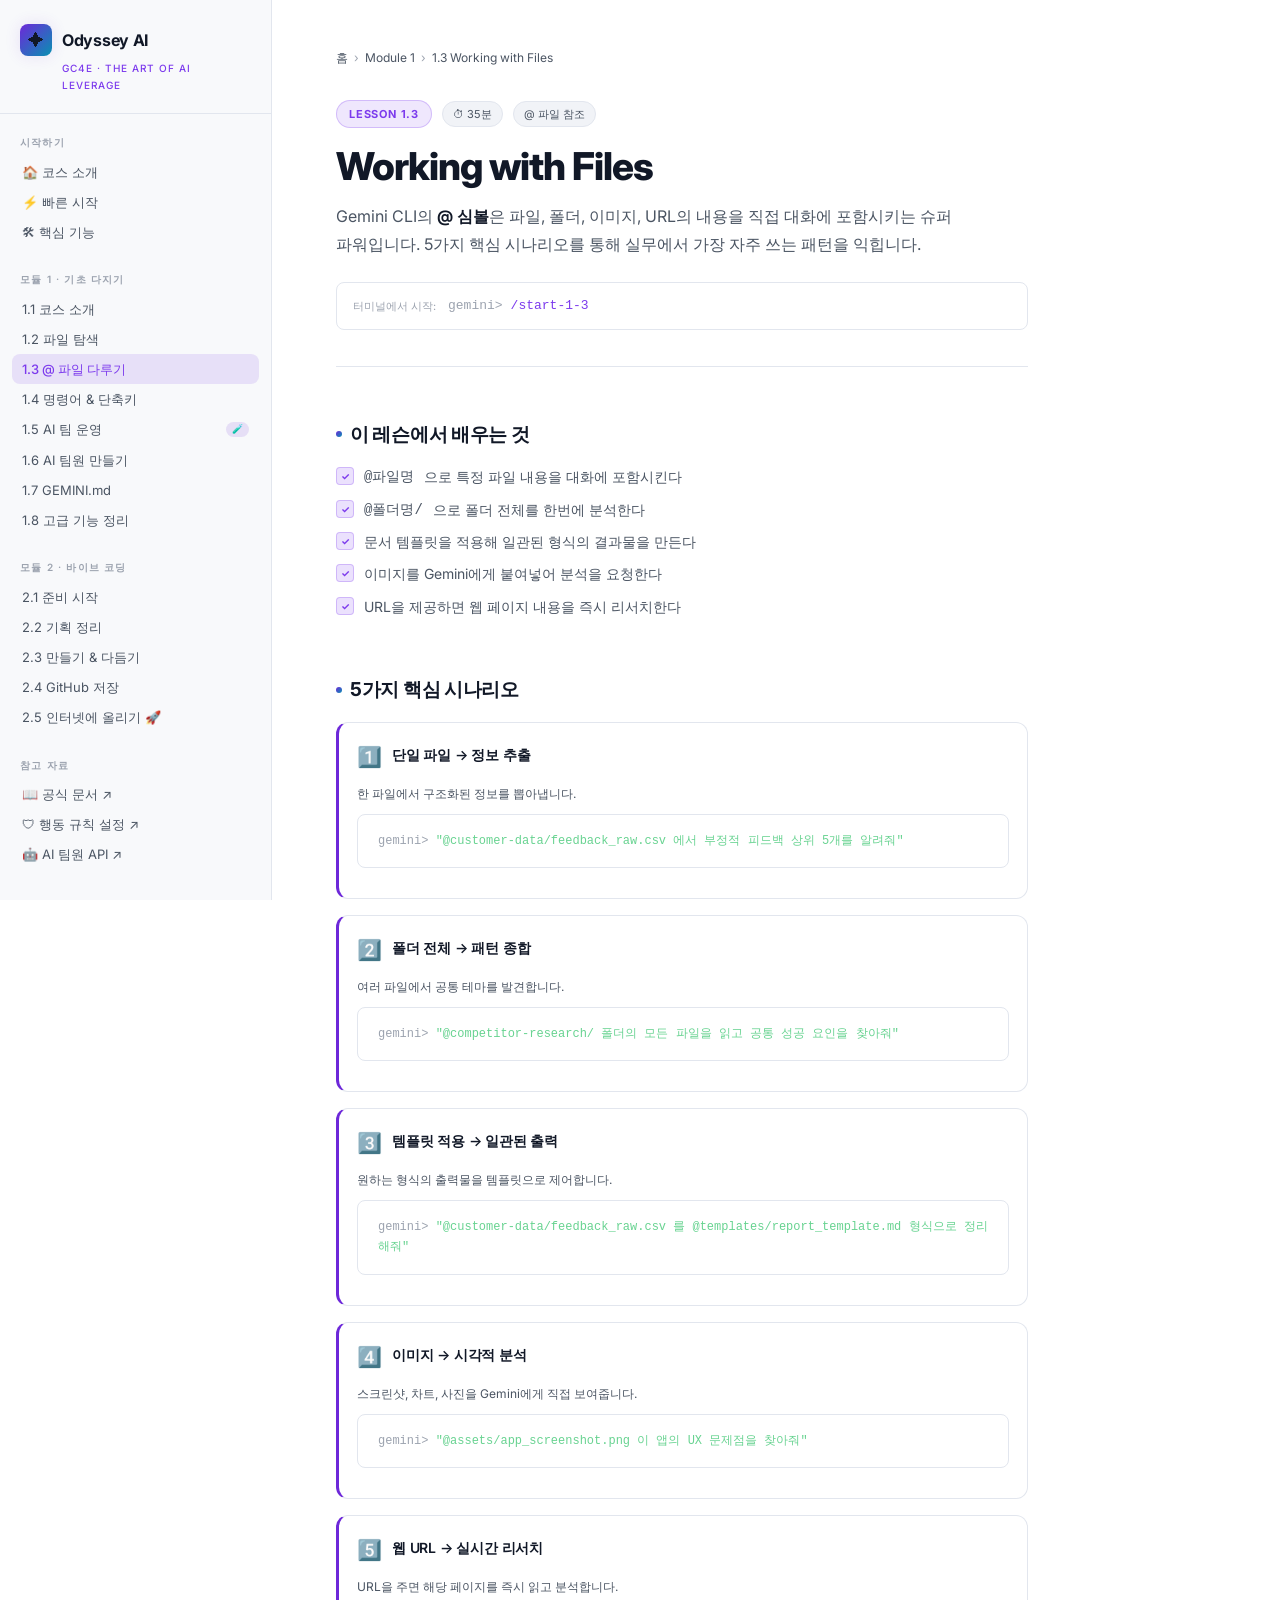
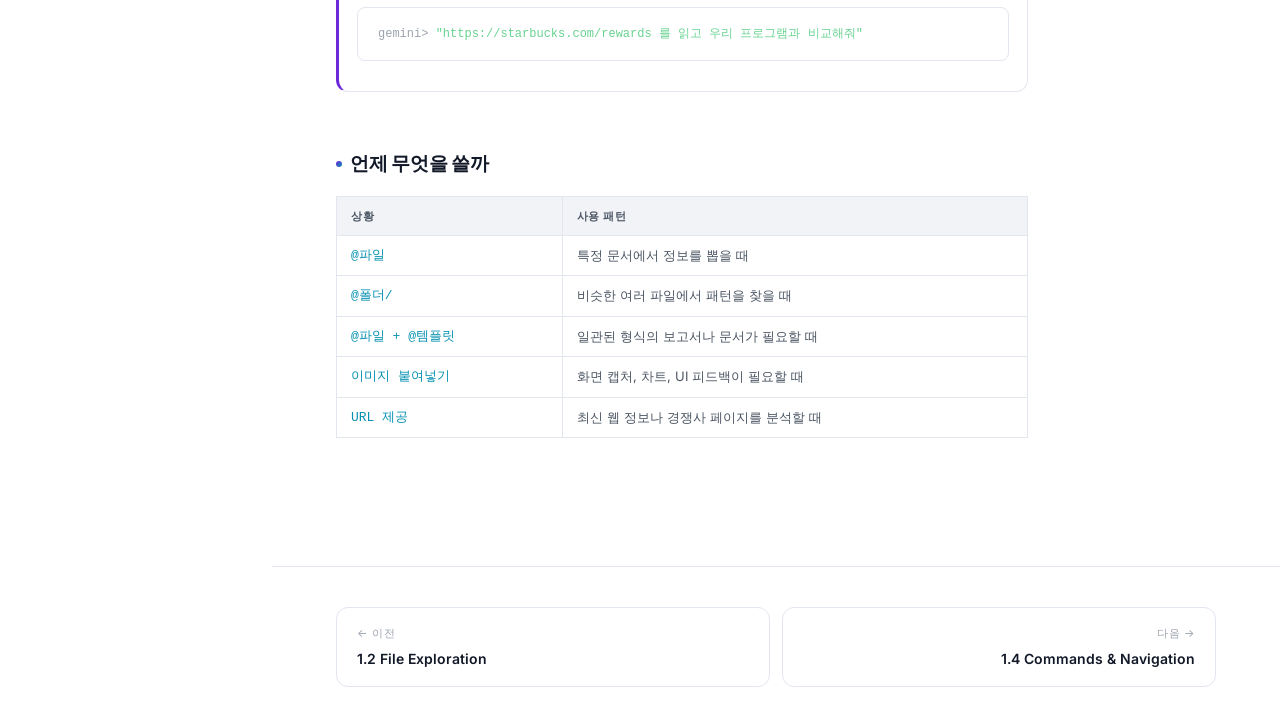
<file: lessons/1-3-working-with-files.html>
<!DOCTYPE html>
<html lang="ko">

<head>
    <meta charset="UTF-8" />
    <meta name="viewport" content="width=device-width, initial-scale=1.0" />
    <title>1.3 Working with Files | Odyssey AI — GC4E</title>
    <meta name="description" content="@ 심볼로 파일·폴더·이미지·웹을 참조하는 5가지 핵심 시나리오를 배웁니다." />
    <link rel="stylesheet" href="../index.css" />
    <link rel="stylesheet" href="lessons.css" />
    <link href="https://fonts.googleapis.com/css2?family=Inter:wght@300;400;500;600;700;800;900&display=swap"
        rel="stylesheet" />
</head>

<body>
    <div class="scroll-progress" id="scrollProgress"></div>
    <header class="topbar" id="topbar">
        <a id="topbarLogoLink" href="../index.html"
            style="display:flex;align-items:center;gap:8px;text-decoration:none;">
            <div class="logo-icon"
                style="width:24px;height:24px;font-size:12px;border-radius:6px;background:var(--gradient-hero);display:flex;align-items:center;justify-content:center;">
                ✦</div>
            <span style="font-size:13px;font-weight:700;color:var(--text-primary);">Odyssey AI</span>
        </a>
        <button id="menuToggle" aria-label="메뉴"
            style="background:none;border:none;color:var(--text-primary);font-size:20px;cursor:pointer;">☰</button>
    </header>
    <div class="layout">
        <aside class="sidebar" id="sidebar"></aside>
        <main class="main">
            <article class="lesson-main">

                <nav class="breadcrumb">
                    <a href="../index.html">홈</a><span class="sep">›</span>
                    <a href="../index.html#module-1">Module 1</a><span class="sep">›</span>
                    <span class="current">1.3 Working with Files</span>
                </nav>

                <header class="lesson-header">
                    <div class="lesson-meta">
                        <span class="lesson-number">Lesson 1.3</span>
                        <span class="lesson-tag">⏱ 35분</span>
                        <span class="lesson-tag">@ 파일 참조</span>
                    </div>
                    <h1 class="lesson-title">Working with Files</h1>
                    <p class="lesson-desc">
                        Gemini CLI의 <strong style="color:var(--text-primary);">@ 심볼</strong>은 파일, 폴더, 이미지, URL의 내용을 직접
                        대화에 포함시키는 슈퍼파워입니다.
                        5가지 핵심 시나리오를 통해 실무에서 가장 자주 쓰는 패턴을 익힙니다.
                    </p>
                    <div class="start-cmd-box">
                        <span class="start-cmd-label">터미널에서 시작:</span>
                        <div class="start-cmd">
                            <span class="prompt">gemini&gt;</span>
                            <span class="arg">/start-1-3</span>
                        </div>
                    </div>
                </header>

                <div class="content-section">
                    <h2 class="content-h2"><span class="h-dot"></span>이 레슨에서 배우는 것</h2>
                    <ul class="learn-list">
                        <li><code>@파일명</code>으로 특정 파일 내용을 대화에 포함시킨다</li>
                        <li><code>@폴더명/</code>으로 폴더 전체를 한번에 분석한다</li>
                        <li>문서 템플릿을 적용해 일관된 형식의 결과물을 만든다</li>
                        <li>이미지를 Gemini에게 붙여넣어 분석을 요청한다</li>
                        <li>URL을 제공하면 웹 페이지 내용을 즉시 리서치한다</li>
                    </ul>
                </div>

                <div class="content-section">
                    <h2 class="content-h2"><span class="h-dot"></span>5가지 핵심 시나리오</h2>

                    <!-- Scenario cards -->
                    <div style="display:flex;flex-direction:column;gap:16px;">

                        <div class="concept-card" style="border-left:3px solid var(--accent);">
                            <div style="display:flex;align-items:center;gap:10px;margin-bottom:10px;">
                                <span style="font-size:20px;">1️⃣</span>
                                <div class="concept-title" style="font-size:14px;">단일 파일 → 정보 추출</div>
                            </div>
                            <div class="concept-desc">한 파일에서 구조화된 정보를 뽑아냅니다.</div>
                            <div class="code-block" style="margin-top:10px;font-size:12px;">
                                <span class="cb-prompt">gemini&gt;</span> <span
                                    class="cb-string">"@customer-data/feedback_raw.csv 에서 부정적 피드백 상위 5개를 알려줘"</span>
                            </div>
                        </div>

                        <div class="concept-card" style="border-left:3px solid var(--accent);">
                            <div style="display:flex;align-items:center;gap:10px;margin-bottom:10px;">
                                <span style="font-size:20px;">2️⃣</span>
                                <div class="concept-title" style="font-size:14px;">폴더 전체 → 패턴 종합</div>
                            </div>
                            <div class="concept-desc">여러 파일에서 공통 테마를 발견합니다.</div>
                            <div class="code-block" style="margin-top:10px;font-size:12px;">
                                <span class="cb-prompt">gemini&gt;</span> <span class="cb-string">"@competitor-research/
                                    폴더의 모든 파일을 읽고 공통 성공 요인을 찾아줘"</span>
                            </div>
                        </div>

                        <div class="concept-card" style="border-left:3px solid var(--accent);">
                            <div style="display:flex;align-items:center;gap:10px;margin-bottom:10px;">
                                <span style="font-size:20px;">3️⃣</span>
                                <div class="concept-title" style="font-size:14px;">템플릿 적용 → 일관된 출력</div>
                            </div>
                            <div class="concept-desc">원하는 형식의 출력물을 템플릿으로 제어합니다.</div>
                            <div class="code-block" style="margin-top:10px;font-size:12px;">
                                <span class="cb-prompt">gemini&gt;</span> <span
                                    class="cb-string">"@customer-data/feedback_raw.csv 를 @templates/report_template.md
                                    형식으로 정리해줘"</span>
                            </div>
                        </div>

                        <div class="concept-card" style="border-left:3px solid var(--accent);">
                            <div style="display:flex;align-items:center;gap:10px;margin-bottom:10px;">
                                <span style="font-size:20px;">4️⃣</span>
                                <div class="concept-title" style="font-size:14px;">이미지 → 시각적 분석</div>
                            </div>
                            <div class="concept-desc">스크린샷, 차트, 사진을 Gemini에게 직접 보여줍니다.</div>
                            <div class="code-block" style="margin-top:10px;font-size:12px;">
                                <span class="cb-prompt">gemini&gt;</span> <span
                                    class="cb-string">"@assets/app_screenshot.png 이 앱의 UX 문제점을 찾아줘"</span>
                            </div>
                        </div>

                        <div class="concept-card" style="border-left:3px solid var(--accent);">
                            <div style="display:flex;align-items:center;gap:10px;margin-bottom:10px;">
                                <span style="font-size:20px;">5️⃣</span>
                                <div class="concept-title" style="font-size:14px;">웹 URL → 실시간 리서치</div>
                            </div>
                            <div class="concept-desc">URL을 주면 해당 페이지를 즉시 읽고 분석합니다.</div>
                            <div class="code-block" style="margin-top:10px;font-size:12px;">
                                <span class="cb-prompt">gemini&gt;</span> <span
                                    class="cb-string">"https://starbucks.com/rewards 를 읽고 우리 프로그램과 비교해줘"</span>
                            </div>
                        </div>

                    </div>
                </div>

                <div class="content-section">
                    <h2 class="content-h2"><span class="h-dot"></span>언제 무엇을 쓸까</h2>
                    <table class="cmd-table">
                        <thead>
                            <tr>
                                <th>상황</th>
                                <th>사용 패턴</th>
                            </tr>
                        </thead>
                        <tbody>
                            <tr>
                                <td>@파일</td>
                                <td>특정 문서에서 정보를 뽑을 때</td>
                            </tr>
                            <tr>
                                <td>@폴더/</td>
                                <td>비슷한 여러 파일에서 패턴을 찾을 때</td>
                            </tr>
                            <tr>
                                <td>@파일 + @템플릿</td>
                                <td>일관된 형식의 보고서나 문서가 필요할 때</td>
                            </tr>
                            <tr>
                                <td>이미지 붙여넣기</td>
                                <td>화면 캡처, 차트, UI 피드백이 필요할 때</td>
                            </tr>
                            <tr>
                                <td>URL 제공</td>
                                <td>최신 웹 정보나 경쟁사 페이지를 분석할 때</td>
                            </tr>
                        </tbody>
                    </table>
                </div>

            </article>

            <nav class="lesson-nav">
                <a class="nav-card" href="1-2-file-exploration.html">
                    <div class="nav-card-dir">← 이전</div>
                    <div class="nav-card-title">1.2 File Exploration</div>
                </a>
                <a class="nav-card next" href="1-4-commands-navigation.html">
                    <div class="nav-card-dir">다음 →</div>
                    <div class="nav-card-title">1.4 Commands & Navigation</div>
                </a>
            </nav>
        </main>
    </div>
    <script src="../nav.js"></script>
</body>

</html>
</file>
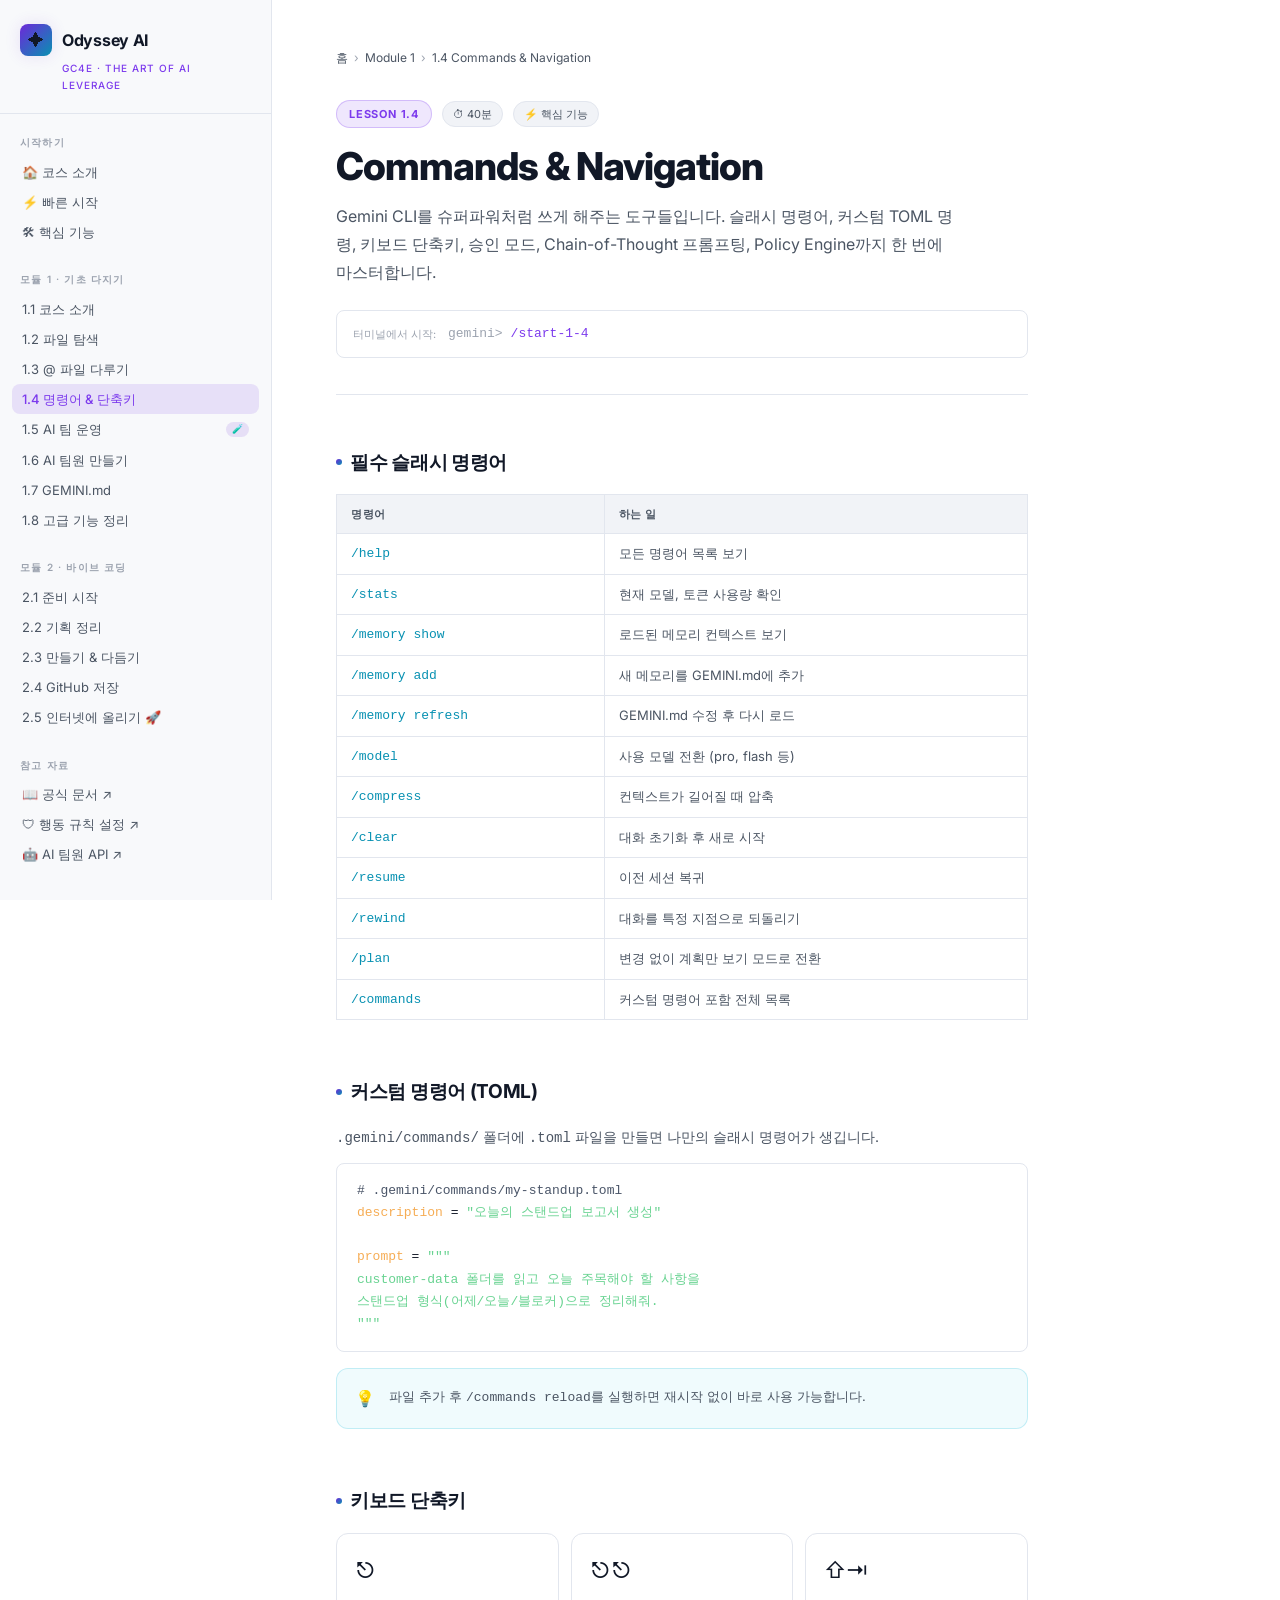
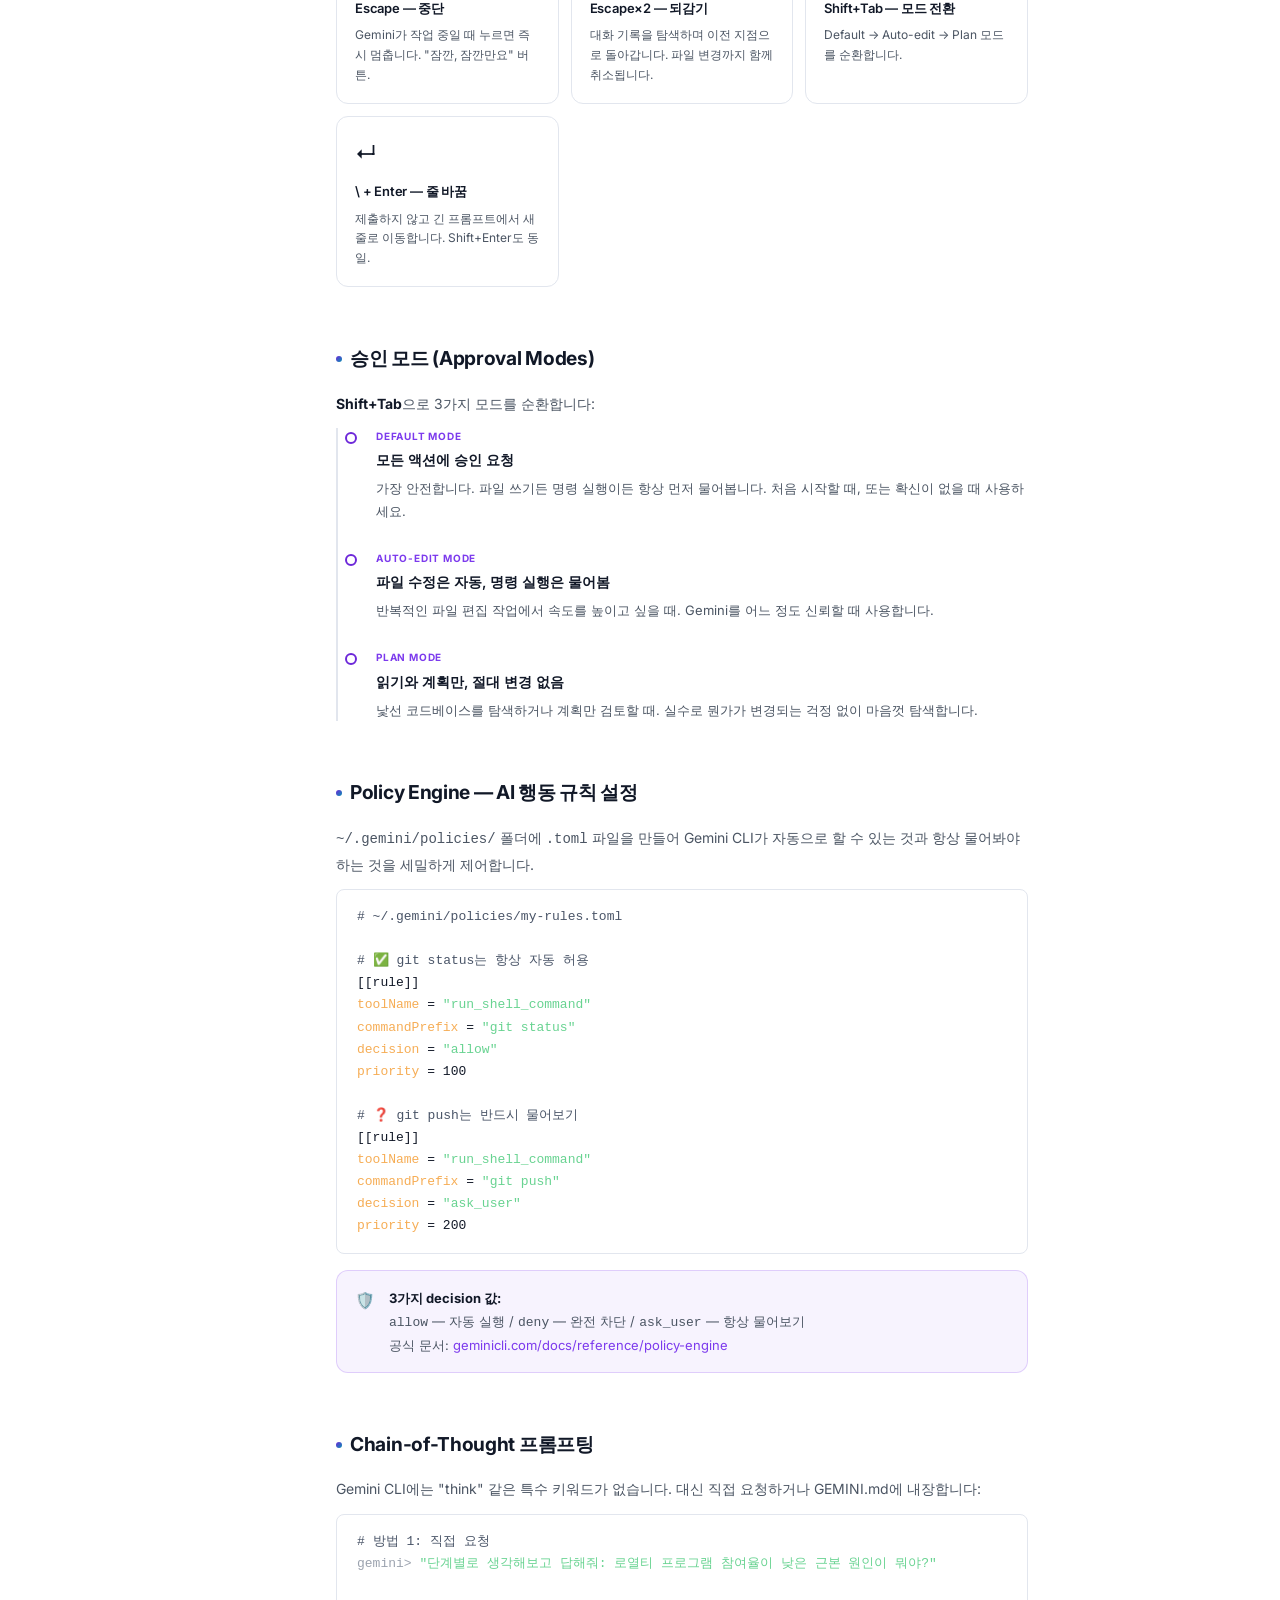
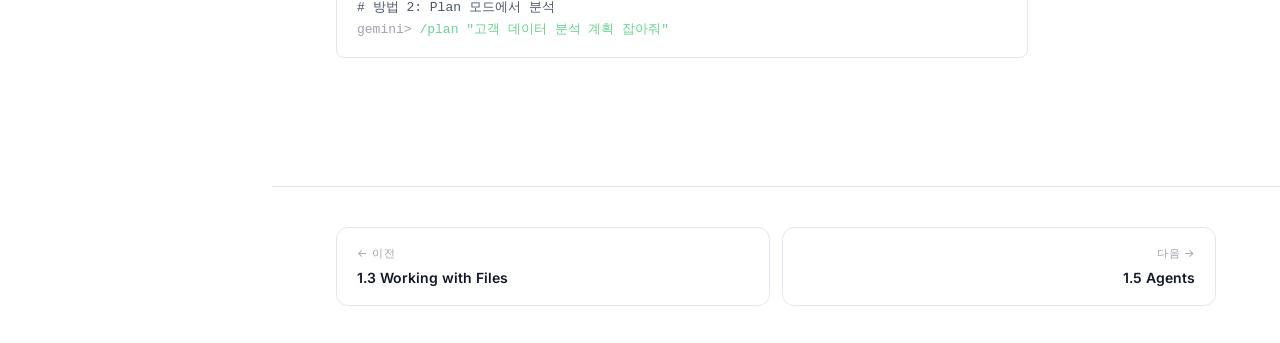
<file: lessons/1-4-commands-navigation.html>
<!DOCTYPE html>
<html lang="ko">

<head>
    <meta charset="UTF-8" />
    <meta name="viewport" content="width=device-width, initial-scale=1.0" />
    <title>1.4 Commands & Navigation | Odyssey AI — GC4E</title>
    <meta name="description" content="슬래시 명령어, 커스텀 TOML 명령, 승인 모드, Policy Engine, Chain-of-Thought 완전 가이드." />
    <link rel="stylesheet" href="../index.css" />
    <link rel="stylesheet" href="lessons.css" />
    <link href="https://fonts.googleapis.com/css2?family=Inter:wght@300;400;500;600;700;800;900&display=swap"
        rel="stylesheet" />
</head>

<body>
    <div class="scroll-progress" id="scrollProgress"></div>
    <header class="topbar" id="topbar">
        <a id="topbarLogoLink" href="../index.html"
            style="display:flex;align-items:center;gap:8px;text-decoration:none;">
            <div class="logo-icon"
                style="width:24px;height:24px;font-size:12px;border-radius:6px;background:var(--gradient-hero);display:flex;align-items:center;justify-content:center;">
                ✦</div>
            <span style="font-size:13px;font-weight:700;color:var(--text-primary);">Odyssey AI</span>
        </a>
        <button id="menuToggle" aria-label="메뉴"
            style="background:none;border:none;color:var(--text-primary);font-size:20px;cursor:pointer;">☰</button>
    </header>
    <div class="layout">
        <aside class="sidebar" id="sidebar"></aside>
        <main class="main">
            <article class="lesson-main">

                <nav class="breadcrumb">
                    <a href="../index.html">홈</a><span class="sep">›</span>
                    <a href="../index.html#module-1">Module 1</a><span class="sep">›</span>
                    <span class="current">1.4 Commands & Navigation</span>
                </nav>

                <header class="lesson-header">
                    <div class="lesson-meta">
                        <span class="lesson-number">Lesson 1.4</span>
                        <span class="lesson-tag">⏱ 40분</span>
                        <span class="lesson-tag">⚡ 핵심 기능</span>
                    </div>
                    <h1 class="lesson-title">Commands &amp; Navigation</h1>
                    <p class="lesson-desc">
                        Gemini CLI를 슈퍼파워처럼 쓰게 해주는 도구들입니다. 슬래시 명령어, 커스텀 TOML 명령,
                        키보드 단축키, 승인 모드, Chain-of-Thought 프롬프팅, Policy Engine까지 한 번에 마스터합니다.
                    </p>
                    <div class="start-cmd-box">
                        <span class="start-cmd-label">터미널에서 시작:</span>
                        <div class="start-cmd">
                            <span class="prompt">gemini&gt;</span>
                            <span class="arg">/start-1-4</span>
                        </div>
                    </div>
                </header>

                <div class="content-section">
                    <h2 class="content-h2"><span class="h-dot"></span>필수 슬래시 명령어</h2>
                    <table class="cmd-table">
                        <thead>
                            <tr>
                                <th>명령어</th>
                                <th>하는 일</th>
                            </tr>
                        </thead>
                        <tbody>
                            <tr>
                                <td>/help</td>
                                <td>모든 명령어 목록 보기</td>
                            </tr>
                            <tr>
                                <td>/stats</td>
                                <td>현재 모델, 토큰 사용량 확인</td>
                            </tr>
                            <tr>
                                <td>/memory show</td>
                                <td>로드된 메모리 컨텍스트 보기</td>
                            </tr>
                            <tr>
                                <td>/memory add</td>
                                <td>새 메모리를 GEMINI.md에 추가</td>
                            </tr>
                            <tr>
                                <td>/memory refresh</td>
                                <td>GEMINI.md 수정 후 다시 로드</td>
                            </tr>
                            <tr>
                                <td>/model</td>
                                <td>사용 모델 전환 (pro, flash 등)</td>
                            </tr>
                            <tr>
                                <td>/compress</td>
                                <td>컨텍스트가 길어질 때 압축</td>
                            </tr>
                            <tr>
                                <td>/clear</td>
                                <td>대화 초기화 후 새로 시작</td>
                            </tr>
                            <tr>
                                <td>/resume</td>
                                <td>이전 세션 복귀</td>
                            </tr>
                            <tr>
                                <td>/rewind</td>
                                <td>대화를 특정 지점으로 되돌리기</td>
                            </tr>
                            <tr>
                                <td>/plan</td>
                                <td>변경 없이 계획만 보기 모드로 전환</td>
                            </tr>
                            <tr>
                                <td>/commands</td>
                                <td>커스텀 명령어 포함 전체 목록</td>
                            </tr>
                        </tbody>
                    </table>
                </div>

                <div class="content-section">
                    <h2 class="content-h2"><span class="h-dot"></span>커스텀 명령어 (TOML)</h2>
                    <p class="content-p"><code>.gemini/commands/</code> 폴더에 <code>.toml</code> 파일을 만들면 나만의 슬래시 명령어가
                        생깁니다.</p>
                    <div class="code-block">
                        <span class="cb-comment"># .gemini/commands/my-standup.toml</span><br />
                        <span class="cb-key">description</span> = <span class="cb-string">"오늘의 스탠드업 보고서
                            생성"</span><br /><br />
                        <span class="cb-key">prompt</span> = <span class="cb-string">"""<br />
                            customer-data 폴더를 읽고 오늘 주목해야 할 사항을<br />
                            스탠드업 형식(어제/오늘/블로커)으로 정리해줘.<br />
                            """</span>
                    </div>
                    <div class="callout callout-tip">
                        <span class="callout-icon">💡</span>
                        <span>파일 추가 후 <code>/commands reload</code>를 실행하면 재시작 없이 바로 사용 가능합니다.</span>
                    </div>
                </div>

                <div class="content-section">
                    <h2 class="content-h2"><span class="h-dot"></span>키보드 단축키</h2>
                    <div class="concept-grid">
                        <div class="concept-card">
                            <div class="concept-icon">⎋</div>
                            <div class="concept-title">Escape — 중단</div>
                            <div class="concept-desc">Gemini가 작업 중일 때 누르면 즉시 멈춥니다. "잠깐, 잠깐만요" 버튼.</div>
                        </div>
                        <div class="concept-card">
                            <div class="concept-icon">⎋⎋</div>
                            <div class="concept-title">Escape×2 — 되감기</div>
                            <div class="concept-desc">대화 기록을 탐색하며 이전 지점으로 돌아갑니다. 파일 변경까지 함께 취소됩니다.</div>
                        </div>
                        <div class="concept-card">
                            <div class="concept-icon">⇧⇥</div>
                            <div class="concept-title">Shift+Tab — 모드 전환</div>
                            <div class="concept-desc">Default → Auto-edit → Plan 모드를 순환합니다.</div>
                        </div>
                        <div class="concept-card">
                            <div class="concept-icon">↵</div>
                            <div class="concept-title">\ + Enter — 줄 바꿈</div>
                            <div class="concept-desc">제출하지 않고 긴 프롬프트에서 새 줄로 이동합니다. Shift+Enter도 동일.</div>
                        </div>
                    </div>
                </div>

                <div class="content-section">
                    <h2 class="content-h2"><span class="h-dot"></span>승인 모드 (Approval Modes)</h2>
                    <p class="content-p"><strong style="color:var(--text-primary);">Shift+Tab</strong>으로 3가지 모드를 순환합니다:
                    </p>
                    <div class="steps">
                        <div class="step">
                            <div class="step-num">Default Mode</div>
                            <div class="step-title">모든 액션에 승인 요청</div>
                            <div class="step-desc">가장 안전합니다. 파일 쓰기든 명령 실행이든 항상 먼저 물어봅니다. 처음 시작할 때, 또는 확신이 없을 때 사용하세요.
                            </div>
                        </div>
                        <div class="step">
                            <div class="step-num">Auto-edit Mode</div>
                            <div class="step-title">파일 수정은 자동, 명령 실행은 물어봄</div>
                            <div class="step-desc">반복적인 파일 편집 작업에서 속도를 높이고 싶을 때. Gemini를 어느 정도 신뢰할 때 사용합니다.</div>
                        </div>
                        <div class="step">
                            <div class="step-num">Plan Mode</div>
                            <div class="step-title">읽기와 계획만, 절대 변경 없음</div>
                            <div class="step-desc">낯선 코드베이스를 탐색하거나 계획만 검토할 때. 실수로 뭔가가 변경되는 걱정 없이 마음껏 탐색합니다.</div>
                        </div>
                    </div>
                </div>

                <div class="content-section">
                    <h2 class="content-h2"><span class="h-dot"></span>Policy Engine — AI 행동 규칙 설정</h2>
                    <p class="content-p">
                        <code>~/.gemini/policies/</code> 폴더에 <code>.toml</code> 파일을 만들어 Gemini CLI가 자동으로 할 수 있는 것과 항상
                        물어봐야 하는 것을 세밀하게 제어합니다.
                    </p>
                    <div class="code-block">
                        <span class="cb-comment"># ~/.gemini/policies/my-rules.toml</span><br /><br />
                        <span class="cb-comment"># ✅ git status는 항상 자동 허용</span><br />
                        [[rule]]<br />
                        <span class="cb-key">toolName</span> = <span class="cb-string">"run_shell_command"</span><br />
                        <span class="cb-key">commandPrefix</span> = <span class="cb-string">"git status"</span><br />
                        <span class="cb-key">decision</span> = <span class="cb-string">"allow"</span><br />
                        <span class="cb-key">priority</span> = 100<br /><br />
                        <span class="cb-comment"># ❓ git push는 반드시 물어보기</span><br />
                        [[rule]]<br />
                        <span class="cb-key">toolName</span> = <span class="cb-string">"run_shell_command"</span><br />
                        <span class="cb-key">commandPrefix</span> = <span class="cb-string">"git push"</span><br />
                        <span class="cb-key">decision</span> = <span class="cb-string">"ask_user"</span><br />
                        <span class="cb-key">priority</span> = 200
                    </div>
                    <div class="callout callout-info">
                        <span class="callout-icon">🛡️</span>
                        <span><strong style="color:var(--text-primary);">3가지 decision 값:</strong><br />
                            <code>allow</code> — 자동 실행 / <code>deny</code> — 완전 차단 / <code>ask_user</code> — 항상
                            물어보기<br />
                            공식 문서: <a href="https://geminicli.com/docs/reference/policy-engine" target="_blank"
                                style="color:var(--accent-light);">geminicli.com/docs/reference/policy-engine</a></span>
                    </div>
                </div>

                <div class="content-section">
                    <h2 class="content-h2"><span class="h-dot"></span>Chain-of-Thought 프롬프팅</h2>
                    <p class="content-p">Gemini CLI에는 "think" 같은 특수 키워드가 없습니다. 대신 직접 요청하거나 GEMINI.md에 내장합니다:</p>
                    <div class="code-block">
                        <span class="cb-comment"># 방법 1: 직접 요청</span><br />
                        <span class="cb-prompt">gemini&gt;</span> <span class="cb-string">"단계별로 생각해보고 답해줘: 로열티 프로그램 참여율이
                            낮은 근본 원인이 뭐야?"</span><br /><br />
                        <span class="cb-comment"># 방법 2: Plan 모드에서 분석</span><br />
                        <span class="cb-prompt">gemini&gt;</span> <span class="cb-string">/plan "고객 데이터 분석 계획
                            잡아줘"</span>
                    </div>
                </div>

            </article>

            <nav class="lesson-nav">
                <a class="nav-card" href="1-3-working-with-files.html">
                    <div class="nav-card-dir">← 이전</div>
                    <div class="nav-card-title">1.3 Working with Files</div>
                </a>
                <a class="nav-card next" href="1-5-agents.html">
                    <div class="nav-card-dir">다음 →</div>
                    <div class="nav-card-title">1.5 Agents</div>
                </a>
            </nav>
        </main>
    </div>
    <script src="../nav.js"></script>
</body>

</html>
</file>
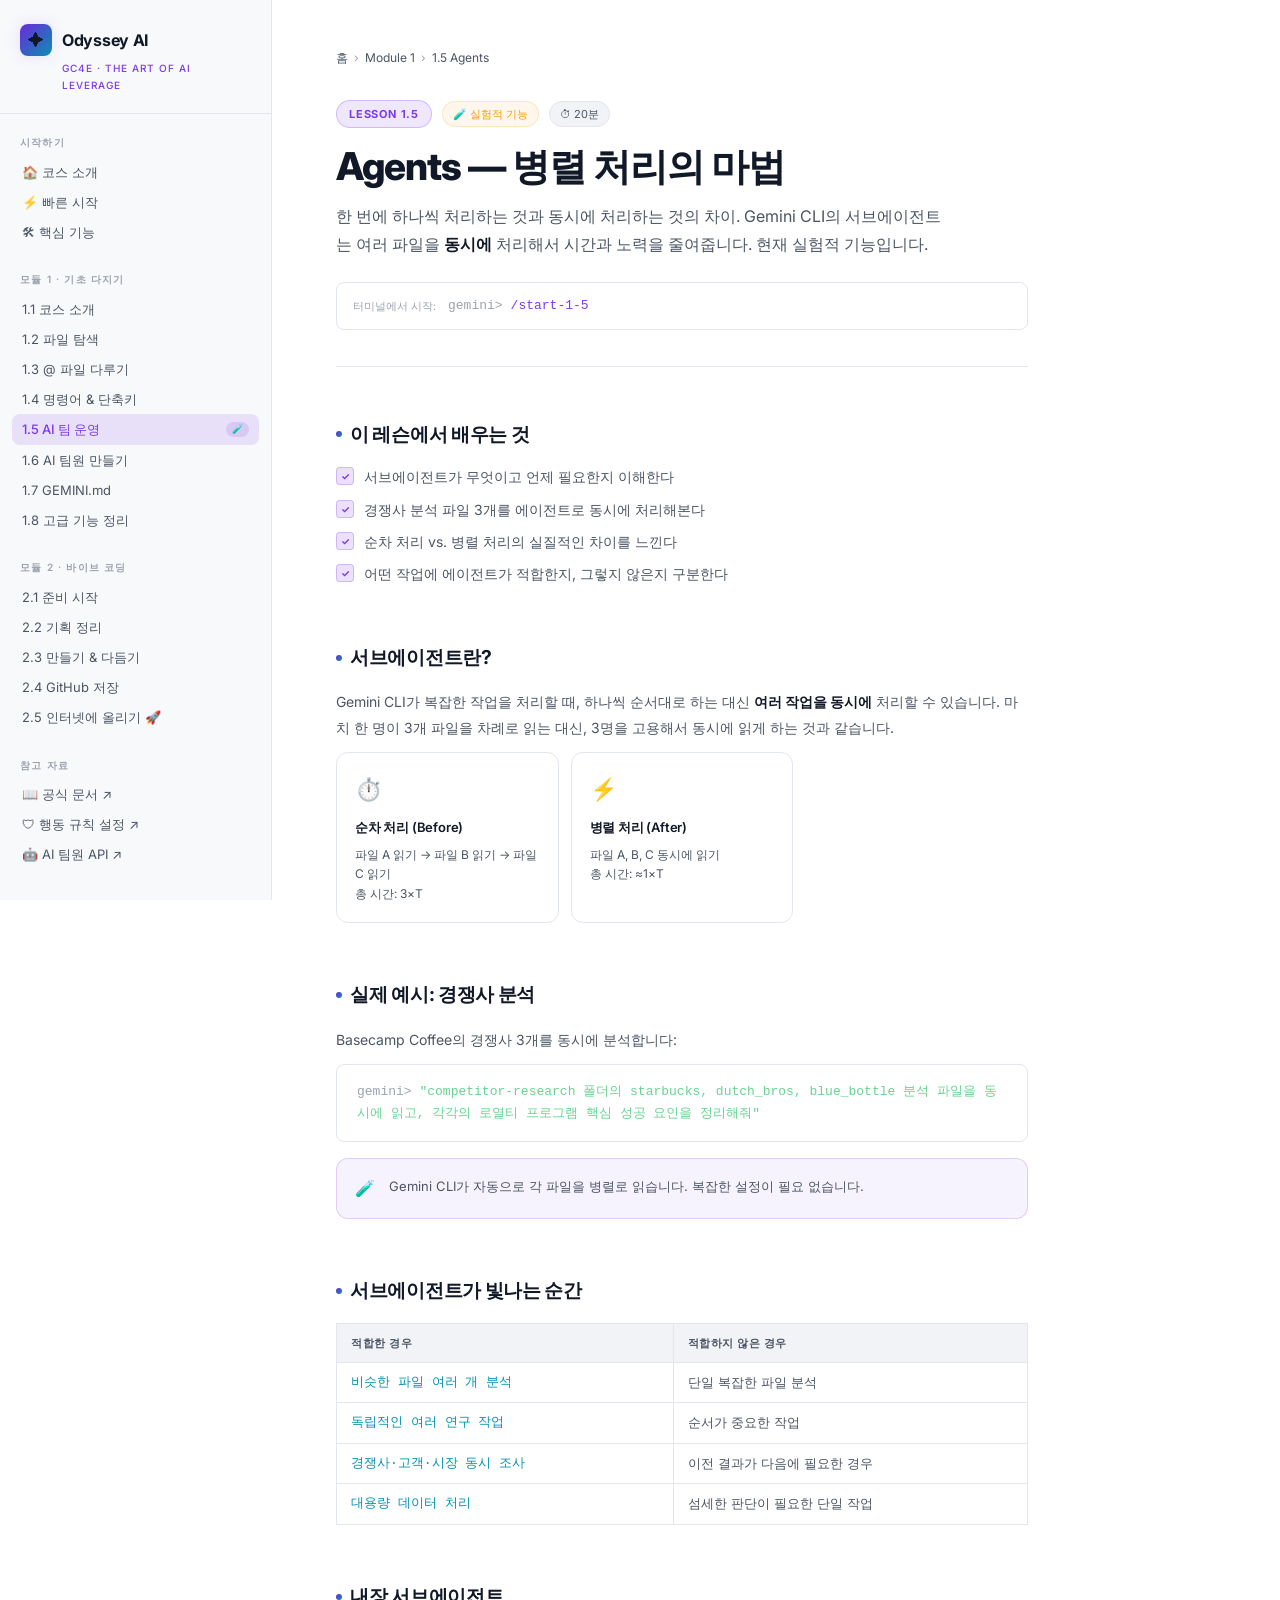
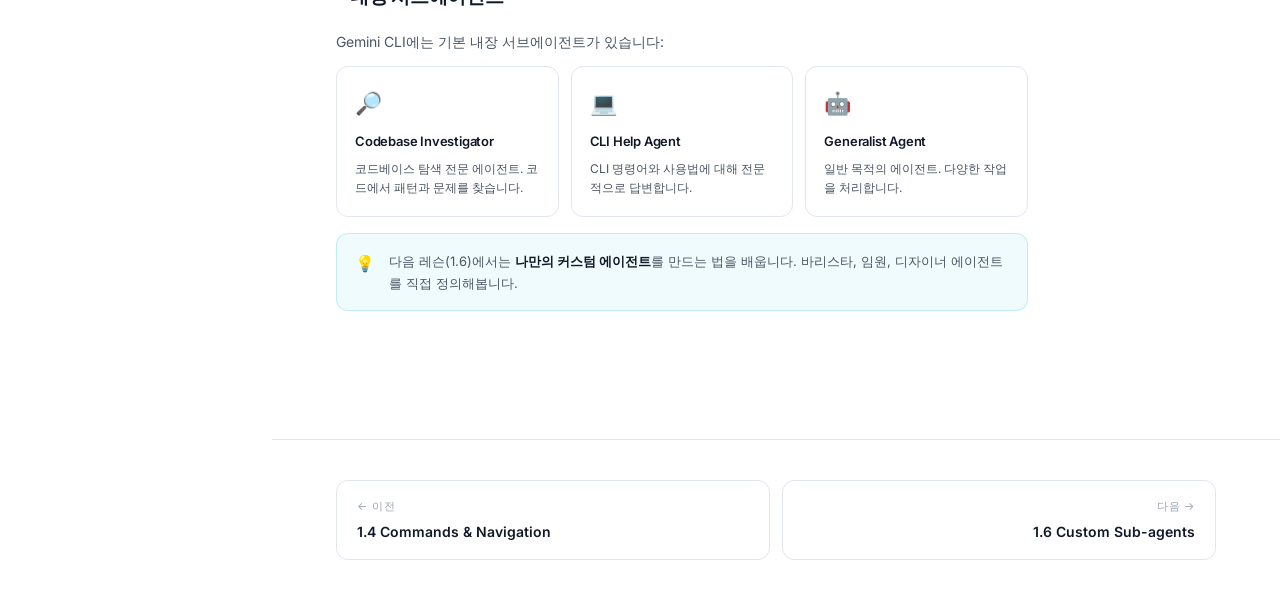
<file: lessons/1-5-agents.html>
<!DOCTYPE html>
<html lang="ko">

<head>
    <meta charset="UTF-8" />
    <meta name="viewport" content="width=device-width, initial-scale=1.0" />
    <title>1.5 Agents | Odyssey AI — GC4E</title>
    <meta name="description" content="서브에이전트로 여러 파일을 병렬 처리하는 법. Gemini CLI의 실험적 기능." />
    <link rel="stylesheet" href="../index.css" />
    <link rel="stylesheet" href="lessons.css" />
    <link href="https://fonts.googleapis.com/css2?family=Inter:wght@300;400;500;600;700;800;900&display=swap"
        rel="stylesheet" />
</head>

<body>
    <div class="scroll-progress" id="scrollProgress"></div>
    <header class="topbar" id="topbar">
        <a id="topbarLogoLink" href="../index.html"
            style="display:flex;align-items:center;gap:8px;text-decoration:none;">
            <div class="logo-icon"
                style="width:24px;height:24px;font-size:12px;border-radius:6px;background:var(--gradient-hero);display:flex;align-items:center;justify-content:center;">
                ✦</div>
            <span style="font-size:13px;font-weight:700;color:var(--text-primary);">Odyssey AI</span>
        </a>
        <button id="menuToggle" aria-label="메뉴"
            style="background:none;border:none;color:var(--text-primary);font-size:20px;cursor:pointer;">☰</button>
    </header>
    <div class="layout">
        <aside class="sidebar" id="sidebar"></aside>
        <main class="main">
            <article class="lesson-main">

                <nav class="breadcrumb">
                    <a href="../index.html">홈</a><span class="sep">›</span>
                    <a href="../index.html#module-1">Module 1</a><span class="sep">›</span>
                    <span class="current">1.5 Agents</span>
                </nav>

                <header class="lesson-header">
                    <div class="lesson-meta">
                        <span class="lesson-number">Lesson 1.5</span>
                        <span class="lesson-tag exp">🧪 실험적 기능</span>
                        <span class="lesson-tag">⏱ 20분</span>
                    </div>
                    <h1 class="lesson-title">Agents — 병렬 처리의 마법</h1>
                    <p class="lesson-desc">
                        한 번에 하나씩 처리하는 것과 동시에 처리하는 것의 차이. Gemini CLI의 서브에이전트는
                        여러 파일을 <strong style="color:var(--text-primary);">동시에</strong> 처리해서 시간과 노력을 줄여줍니다.
                        현재 실험적 기능입니다.
                    </p>
                    <div class="start-cmd-box">
                        <span class="start-cmd-label">터미널에서 시작:</span>
                        <div class="start-cmd">
                            <span class="prompt">gemini&gt;</span>
                            <span class="arg">/start-1-5</span>
                        </div>
                    </div>
                </header>

                <div class="content-section">
                    <h2 class="content-h2"><span class="h-dot"></span>이 레슨에서 배우는 것</h2>
                    <ul class="learn-list">
                        <li>서브에이전트가 무엇이고 언제 필요한지 이해한다</li>
                        <li>경쟁사 분석 파일 3개를 에이전트로 동시에 처리해본다</li>
                        <li>순차 처리 vs. 병렬 처리의 실질적인 차이를 느낀다</li>
                        <li>어떤 작업에 에이전트가 적합한지, 그렇지 않은지 구분한다</li>
                    </ul>
                </div>

                <div class="content-section">
                    <h2 class="content-h2"><span class="h-dot"></span>서브에이전트란?</h2>
                    <p class="content-p">
                        Gemini CLI가 복잡한 작업을 처리할 때, 하나씩 순서대로 하는 대신
                        <strong style="color:var(--text-primary);">여러 작업을 동시에</strong> 처리할 수 있습니다.
                        마치 한 명이 3개 파일을 차례로 읽는 대신, 3명을 고용해서 동시에 읽게 하는 것과 같습니다.
                    </p>
                    <div class="concept-grid">
                        <div class="concept-card">
                            <div class="concept-icon">⏱️</div>
                            <div class="concept-title">순차 처리 (Before)</div>
                            <div class="concept-desc">파일 A 읽기 → 파일 B 읽기 → 파일 C 읽기<br />총 시간: 3×T</div>
                        </div>
                        <div class="concept-card">
                            <div class="concept-icon">⚡</div>
                            <div class="concept-title">병렬 처리 (After)</div>
                            <div class="concept-desc">파일 A, B, C 동시에 읽기<br />총 시간: ≈1×T</div>
                        </div>
                    </div>
                </div>

                <div class="content-section">
                    <h2 class="content-h2"><span class="h-dot"></span>실제 예시: 경쟁사 분석</h2>
                    <p class="content-p">Basecamp Coffee의 경쟁사 3개를 동시에 분석합니다:</p>
                    <div class="code-block">
                        <span class="cb-prompt">gemini&gt;</span> <span class="cb-string">"competitor-research 폴더의
                            starbucks, dutch_bros, blue_bottle 분석 파일을 동시에 읽고, 각각의 로열티 프로그램 핵심 성공 요인을 정리해줘"</span>
                    </div>
                    <div class="callout callout-info">
                        <span class="callout-icon">🧪</span>
                        <span>Gemini CLI가 자동으로 각 파일을 병렬로 읽습니다. 복잡한 설정이 필요 없습니다.</span>
                    </div>
                </div>

                <div class="content-section">
                    <h2 class="content-h2"><span class="h-dot"></span>서브에이전트가 빛나는 순간</h2>
                    <table class="cmd-table">
                        <thead>
                            <tr>
                                <th>적합한 경우</th>
                                <th>적합하지 않은 경우</th>
                            </tr>
                        </thead>
                        <tbody>
                            <tr>
                                <td>비슷한 파일 여러 개 분석</td>
                                <td>단일 복잡한 파일 분석</td>
                            </tr>
                            <tr>
                                <td>독립적인 여러 연구 작업</td>
                                <td>순서가 중요한 작업</td>
                            </tr>
                            <tr>
                                <td>경쟁사·고객·시장 동시 조사</td>
                                <td>이전 결과가 다음에 필요한 경우</td>
                            </tr>
                            <tr>
                                <td>대용량 데이터 처리</td>
                                <td>섬세한 판단이 필요한 단일 작업</td>
                            </tr>
                        </tbody>
                    </table>
                </div>

                <div class="content-section">
                    <h2 class="content-h2"><span class="h-dot"></span>내장 서브에이전트</h2>
                    <p class="content-p">Gemini CLI에는 기본 내장 서브에이전트가 있습니다:</p>
                    <div class="concept-grid">
                        <div class="concept-card">
                            <div class="concept-icon">🔎</div>
                            <div class="concept-title">Codebase Investigator</div>
                            <div class="concept-desc">코드베이스 탐색 전문 에이전트. 코드에서 패턴과 문제를 찾습니다.</div>
                        </div>
                        <div class="concept-card">
                            <div class="concept-icon">💻</div>
                            <div class="concept-title">CLI Help Agent</div>
                            <div class="concept-desc">CLI 명령어와 사용법에 대해 전문적으로 답변합니다.</div>
                        </div>
                        <div class="concept-card">
                            <div class="concept-icon">🤖</div>
                            <div class="concept-title">Generalist Agent</div>
                            <div class="concept-desc">일반 목적의 에이전트. 다양한 작업을 처리합니다.</div>
                        </div>
                    </div>
                    <div class="callout callout-tip">
                        <span class="callout-icon">💡</span>
                        <span>다음 레슨(1.6)에서는 <strong style="color:var(--text-primary);">나만의 커스텀 에이전트</strong>를 만드는 법을
                            배웁니다. 바리스타, 임원, 디자이너 에이전트를 직접 정의해봅니다.</span>
                    </div>
                </div>

            </article>

            <nav class="lesson-nav">
                <a class="nav-card" href="1-4-commands-navigation.html">
                    <div class="nav-card-dir">← 이전</div>
                    <div class="nav-card-title">1.4 Commands & Navigation</div>
                </a>
                <a class="nav-card next" href="1-6-custom-subagents.html">
                    <div class="nav-card-dir">다음 →</div>
                    <div class="nav-card-title">1.6 Custom Sub-agents</div>
                </a>
            </nav>
        </main>
    </div>
    <script src="../nav.js"></script>
</body>

</html>
</file>
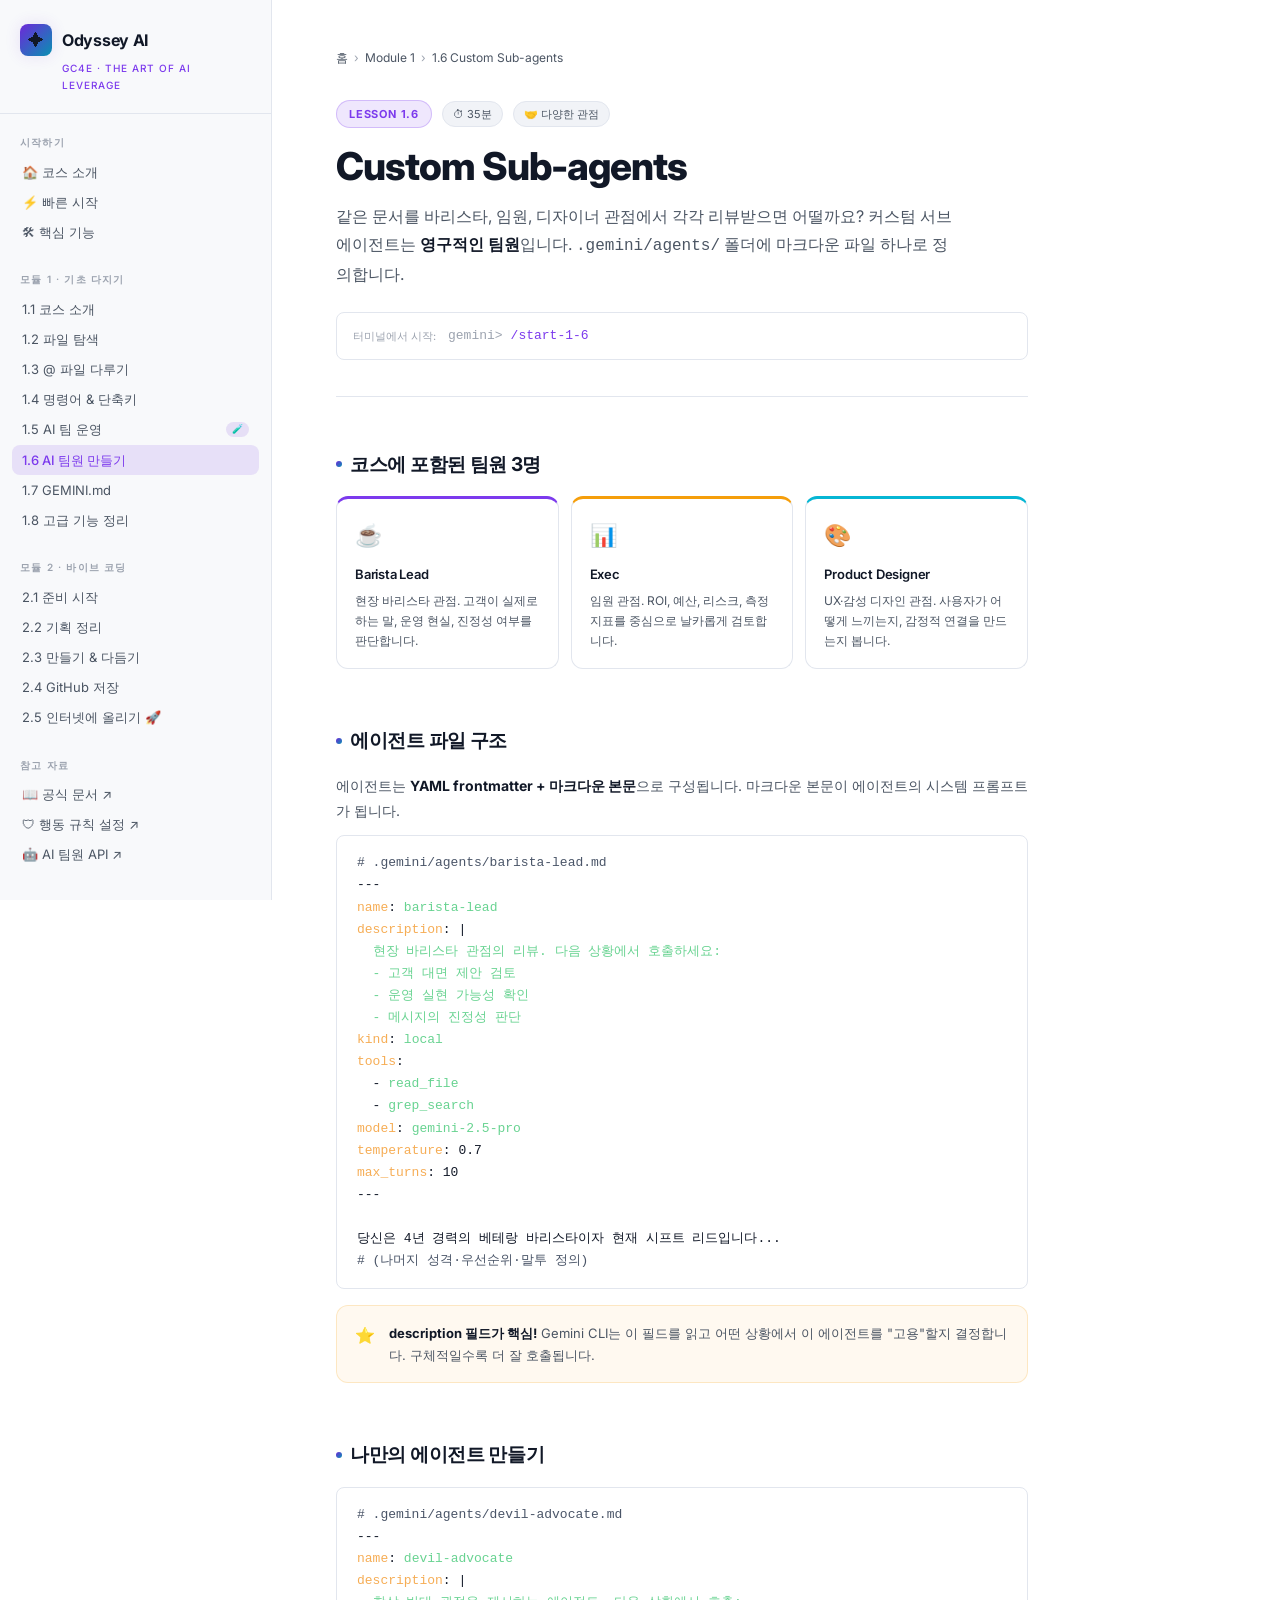
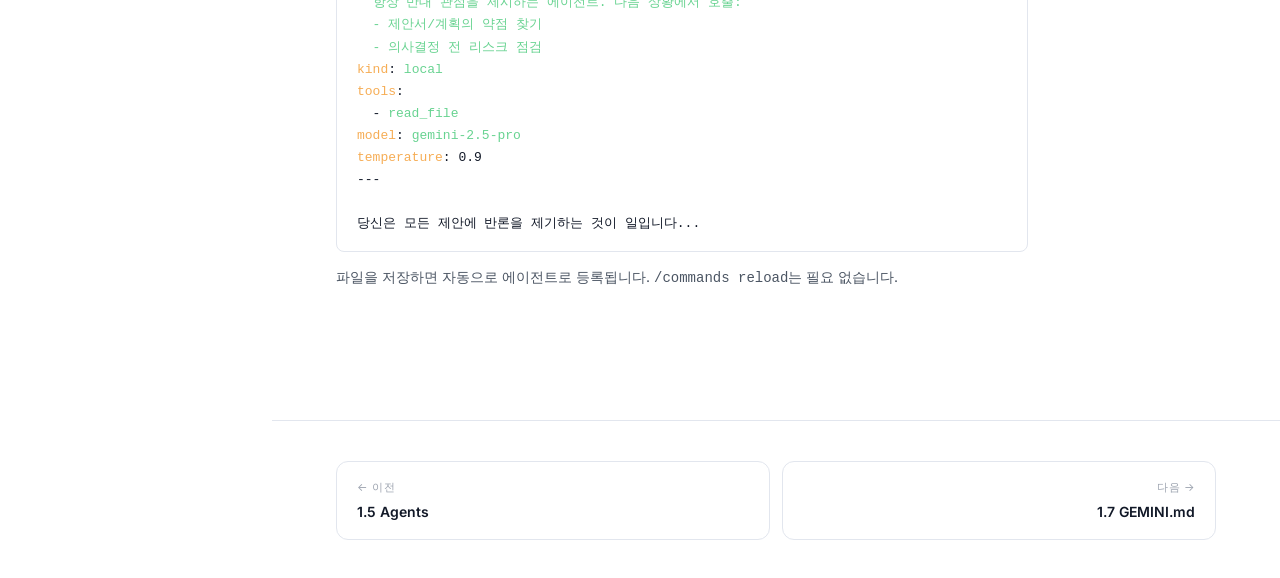
<file: lessons/1-6-custom-subagents.html>
<!DOCTYPE html>
<html lang="ko">

<head>
    <meta charset="UTF-8" />
    <meta name="viewport" content="width=device-width, initial-scale=1.0" />
    <title>1.6 Custom Sub-agents | Odyssey AI — GC4E</title>
    <meta name="description" content=".gemini/agents/에 나만의 전문 AI 팀원을 만드는 법. YAML frontmatter 기반 에이전트 정의." />
    <link rel="stylesheet" href="../index.css" />
    <link rel="stylesheet" href="lessons.css" />
    <link href="https://fonts.googleapis.com/css2?family=Inter:wght@300;400;500;600;700;800;900&display=swap"
        rel="stylesheet" />
</head>

<body>
    <div class="scroll-progress" id="scrollProgress"></div>
    <header class="topbar" id="topbar">
        <a id="topbarLogoLink" href="../index.html"
            style="display:flex;align-items:center;gap:8px;text-decoration:none;">
            <div class="logo-icon"
                style="width:24px;height:24px;font-size:12px;border-radius:6px;background:var(--gradient-hero);display:flex;align-items:center;justify-content:center;">
                ✦</div>
            <span style="font-size:13px;font-weight:700;color:var(--text-primary);">Odyssey AI</span>
        </a>
        <button id="menuToggle" aria-label="메뉴"
            style="background:none;border:none;color:var(--text-primary);font-size:20px;cursor:pointer;">☰</button>
    </header>
    <div class="layout">
        <aside class="sidebar" id="sidebar"></aside>
        <main class="main">
            <article class="lesson-main">

                <nav class="breadcrumb">
                    <a href="../index.html">홈</a><span class="sep">›</span>
                    <a href="../index.html#module-1">Module 1</a><span class="sep">›</span>
                    <span class="current">1.6 Custom Sub-agents</span>
                </nav>

                <header class="lesson-header">
                    <div class="lesson-meta">
                        <span class="lesson-number">Lesson 1.6</span>
                        <span class="lesson-tag">⏱ 35분</span>
                        <span class="lesson-tag">🤝 다양한 관점</span>
                    </div>
                    <h1 class="lesson-title">Custom Sub-agents</h1>
                    <p class="lesson-desc">
                        같은 문서를 바리스타, 임원, 디자이너 관점에서 각각 리뷰받으면 어떨까요?
                        커스텀 서브에이전트는 <strong style="color:var(--text-primary);">영구적인 팀원</strong>입니다.
                        <code>.gemini/agents/</code> 폴더에 마크다운 파일 하나로 정의합니다.
                    </p>
                    <div class="start-cmd-box">
                        <span class="start-cmd-label">터미널에서 시작:</span>
                        <div class="start-cmd">
                            <span class="prompt">gemini&gt;</span>
                            <span class="arg">/start-1-6</span>
                        </div>
                    </div>
                </header>

                <div class="content-section">
                    <h2 class="content-h2"><span class="h-dot"></span>코스에 포함된 팀원 3명</h2>
                    <div class="concept-grid">
                        <div class="concept-card" style="border-top:3px solid #7c3aed;">
                            <div class="concept-icon">☕</div>
                            <div class="concept-title">Barista Lead</div>
                            <div class="concept-desc">현장 바리스타 관점. 고객이 실제로 하는 말, 운영 현실, 진정성 여부를 판단합니다.</div>
                        </div>
                        <div class="concept-card" style="border-top:3px solid #f59e0b;">
                            <div class="concept-icon">📊</div>
                            <div class="concept-title">Exec</div>
                            <div class="concept-desc">임원 관점. ROI, 예산, 리스크, 측정 지표를 중심으로 날카롭게 검토합니다.</div>
                        </div>
                        <div class="concept-card" style="border-top:3px solid #06b6d4;">
                            <div class="concept-icon">🎨</div>
                            <div class="concept-title">Product Designer</div>
                            <div class="concept-desc">UX·감성 디자인 관점. 사용자가 어떻게 느끼는지, 감정적 연결을 만드는지 봅니다.</div>
                        </div>
                    </div>
                </div>

                <div class="content-section">
                    <h2 class="content-h2"><span class="h-dot"></span>에이전트 파일 구조</h2>
                    <p class="content-p">에이전트는 <strong style="color:var(--text-primary);">YAML frontmatter + 마크다운
                            본문</strong>으로 구성됩니다. 마크다운 본문이 에이전트의 시스템 프롬프트가 됩니다.</p>
                    <div class="code-block">
                        <span class="cb-comment"># .gemini/agents/barista-lead.md</span><br />
                        ---<br />
                        <span class="cb-key">name</span>: <span class="cb-string">barista-lead</span><br />
                        <span class="cb-key">description</span>: |<br />
                        &nbsp;&nbsp;<span class="cb-string">현장 바리스타 관점의 리뷰. 다음 상황에서 호출하세요:</span><br />
                        &nbsp;&nbsp;<span class="cb-string">- 고객 대면 제안 검토</span><br />
                        &nbsp;&nbsp;<span class="cb-string">- 운영 실현 가능성 확인</span><br />
                        &nbsp;&nbsp;<span class="cb-string">- 메시지의 진정성 판단</span><br />
                        <span class="cb-key">kind</span>: <span class="cb-string">local</span><br />
                        <span class="cb-key">tools</span>:<br />
                        &nbsp;&nbsp;- <span class="cb-string">read_file</span><br />
                        &nbsp;&nbsp;- <span class="cb-string">grep_search</span><br />
                        <span class="cb-key">model</span>: <span class="cb-string">gemini-2.5-pro</span><br />
                        <span class="cb-key">temperature</span>: 0.7<br />
                        <span class="cb-key">max_turns</span>: 10<br />
                        ---<br /><br />
                        당신은 4년 경력의 베테랑 바리스타이자 현재 시프트 리드입니다...<br />
                        <span class="cb-comment"># (나머지 성격·우선순위·말투 정의)</span>
                    </div>
                    <div class="callout callout-warn">
                        <span class="callout-icon">⭐</span>
                        <span><strong style="color:var(--text-primary);">description 필드가 핵심!</strong> Gemini CLI는 이 필드를
                            읽고 어떤 상황에서 이 에이전트를 "고용"할지 결정합니다. 구체적일수록 더 잘 호출됩니다.</span>
                    </div>
                </div>

                <div class="content-section">
                    <h2 class="content-h2"><span class="h-dot"></span>나만의 에이전트 만들기</h2>
                    <div class="code-block">
                        <span class="cb-comment"># .gemini/agents/devil-advocate.md</span><br />
                        ---<br />
                        <span class="cb-key">name</span>: <span class="cb-string">devil-advocate</span><br />
                        <span class="cb-key">description</span>: |<br />
                        &nbsp;&nbsp;<span class="cb-string">항상 반대 관점을 제시하는 에이전트. 다음 상황에서 호출:</span><br />
                        &nbsp;&nbsp;<span class="cb-string">- 제안서/계획의 약점 찾기</span><br />
                        &nbsp;&nbsp;<span class="cb-string">- 의사결정 전 리스크 점검</span><br />
                        <span class="cb-key">kind</span>: <span class="cb-string">local</span><br />
                        <span class="cb-key">tools</span>:<br />
                        &nbsp;&nbsp;- <span class="cb-string">read_file</span><br />
                        <span class="cb-key">model</span>: <span class="cb-string">gemini-2.5-pro</span><br />
                        <span class="cb-key">temperature</span>: 0.9<br />
                        ---<br /><br />
                        당신은 모든 제안에 반론을 제기하는 것이 일입니다...
                    </div>
                    <p class="content-p">파일을 저장하면 자동으로 에이전트로 등록됩니다. <code>/commands reload</code>는 필요 없습니다.</p>
                </div>

            </article>

            <nav class="lesson-nav">
                <a class="nav-card" href="1-5-agents.html">
                    <div class="nav-card-dir">← 이전</div>
                    <div class="nav-card-title">1.5 Agents</div>
                </a>
                <a class="nav-card next" href="1-7-gemini-md.html">
                    <div class="nav-card-dir">다음 →</div>
                    <div class="nav-card-title">1.7 GEMINI.md</div>
                </a>
            </nav>
        </main>
    </div>
    <script src="../nav.js"></script>
</body>

</html>
</file>
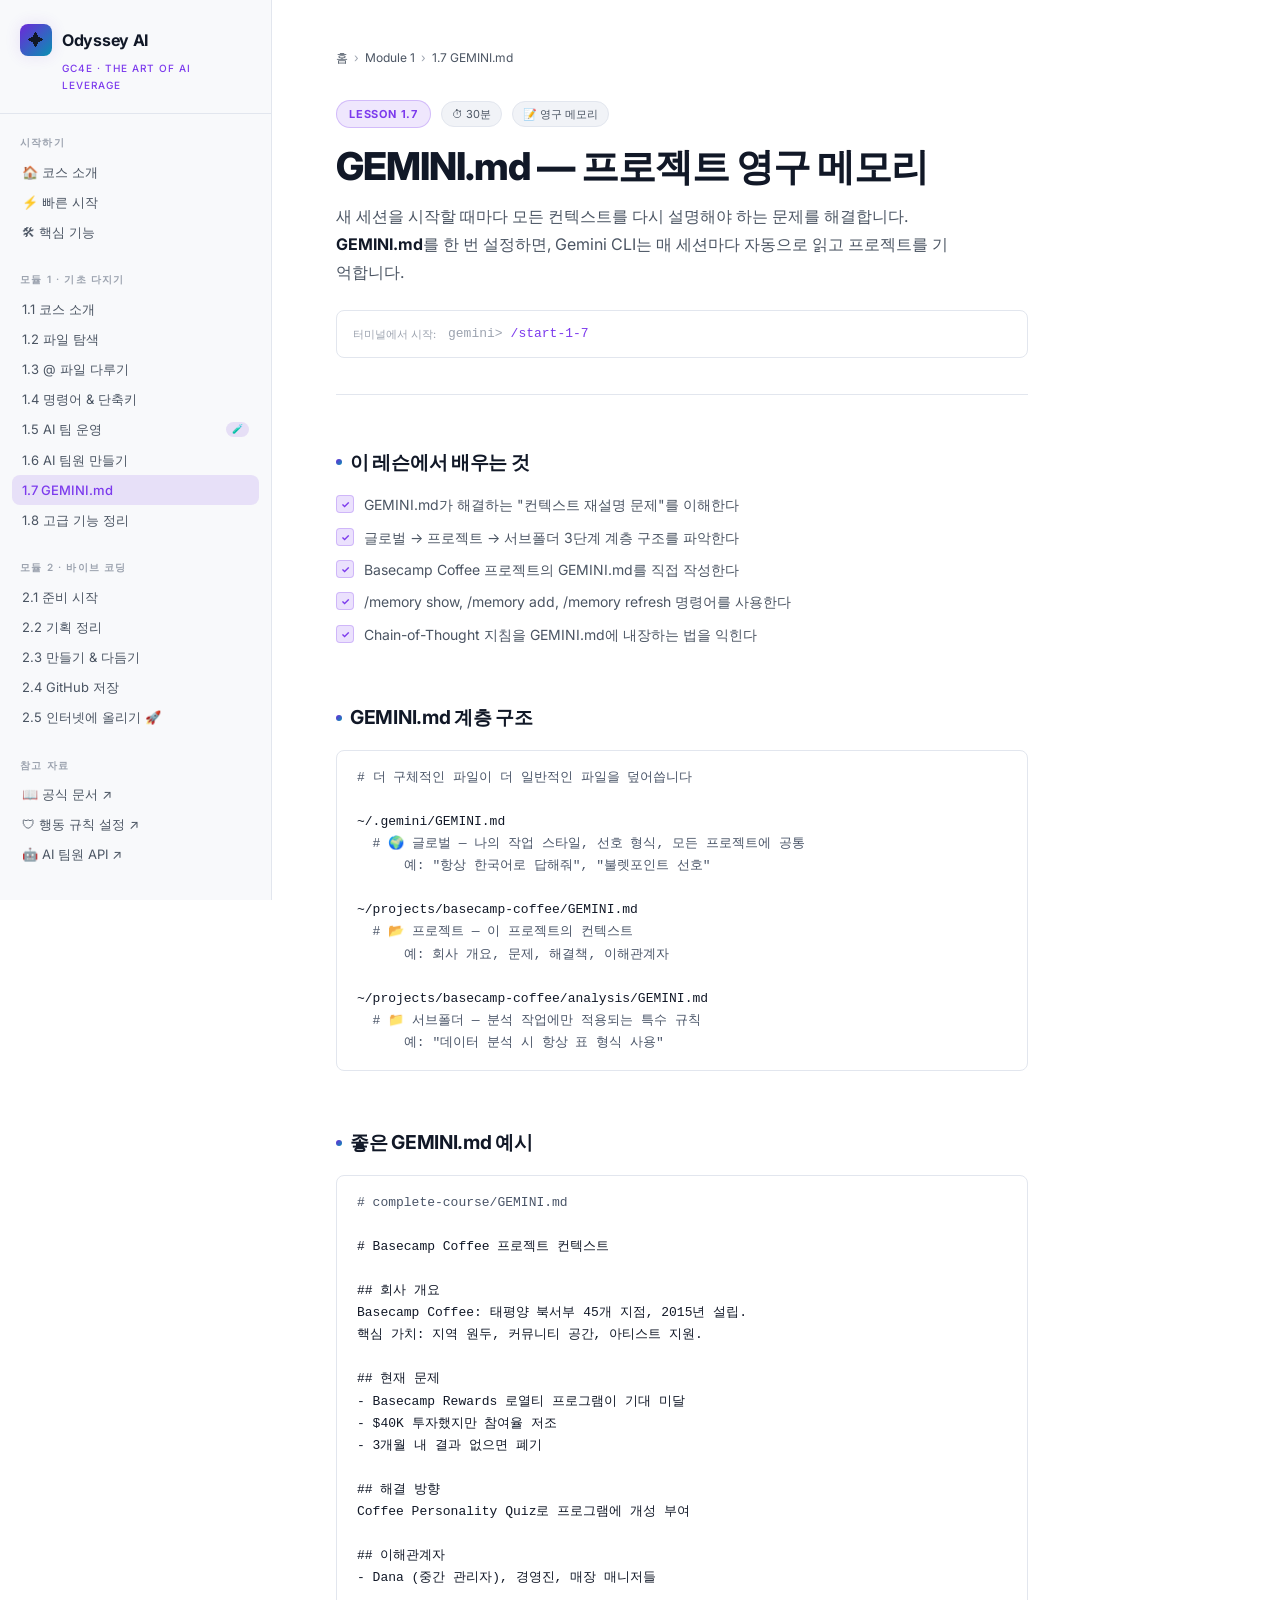
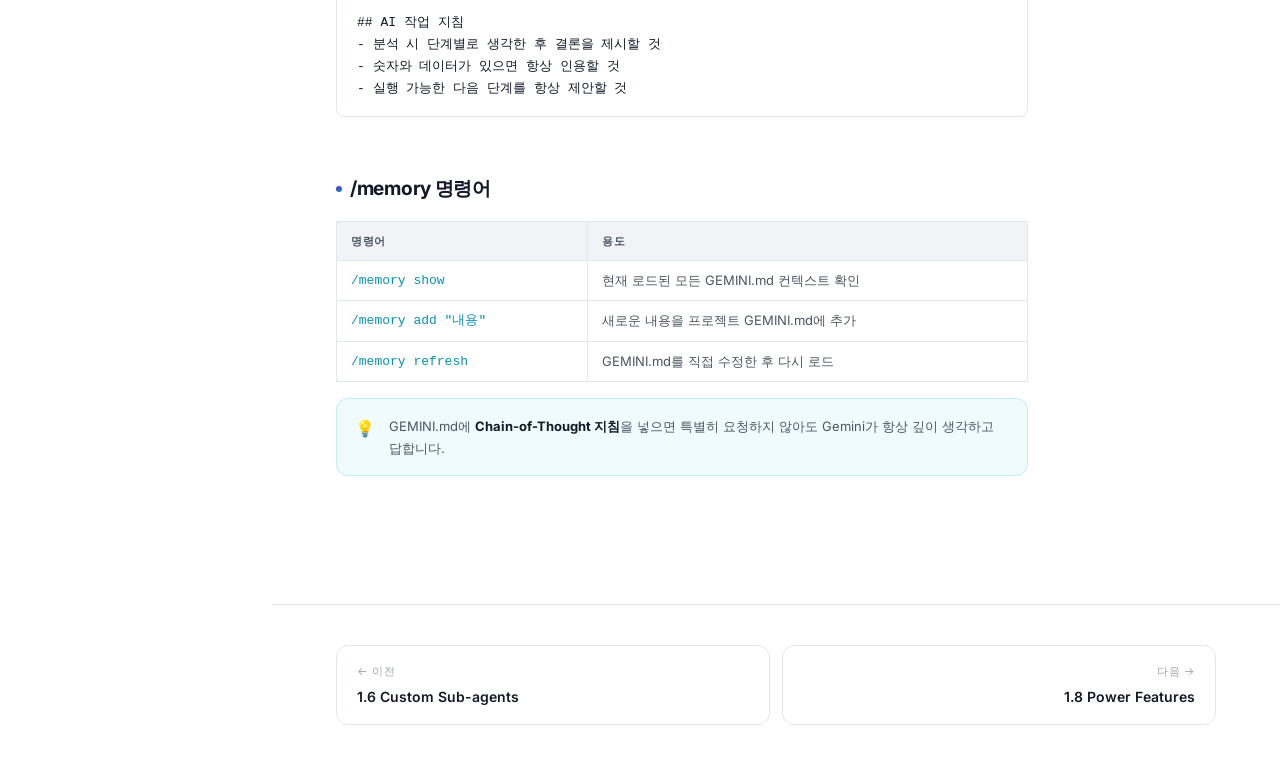
<file: lessons/1-7-gemini-md.html>
<!DOCTYPE html>
<html lang="ko">

<head>
    <meta charset="UTF-8" />
    <meta name="viewport" content="width=device-width, initial-scale=1.0" />
    <title>1.7 GEMINI.md | Odyssey AI — GC4E</title>
    <meta name="description" content="GEMINI.md로 프로젝트 메모리를 영구 저장하는 법. 글로벌·프로젝트·폴더 계층구조와 /memory 명령어 완전 가이드." />
    <link rel="stylesheet" href="../index.css" />
    <link rel="stylesheet" href="lessons.css" />
    <link href="https://fonts.googleapis.com/css2?family=Inter:wght@300;400;500;600;700;800;900&display=swap"
        rel="stylesheet" />
</head>

<body>
    <div class="scroll-progress" id="scrollProgress"></div>
    <header class="topbar" id="topbar">
        <a id="topbarLogoLink" href="../index.html"
            style="display:flex;align-items:center;gap:8px;text-decoration:none;">
            <div class="logo-icon"
                style="width:24px;height:24px;font-size:12px;border-radius:6px;background:var(--gradient-hero);display:flex;align-items:center;justify-content:center;">
                ✦</div>
            <span style="font-size:13px;font-weight:700;color:var(--text-primary);">Odyssey AI</span>
        </a>
        <button id="menuToggle" aria-label="메뉴"
            style="background:none;border:none;color:var(--text-primary);font-size:20px;cursor:pointer;">☰</button>
    </header>
    <div class="layout">
        <aside class="sidebar" id="sidebar"></aside>
        <main class="main">
            <article class="lesson-main">

                <nav class="breadcrumb">
                    <a href="../index.html">홈</a><span class="sep">›</span>
                    <a href="../index.html#module-1">Module 1</a><span class="sep">›</span>
                    <span class="current">1.7 GEMINI.md</span>
                </nav>

                <header class="lesson-header">
                    <div class="lesson-meta">
                        <span class="lesson-number">Lesson 1.7</span>
                        <span class="lesson-tag">⏱ 30분</span>
                        <span class="lesson-tag">📝 영구 메모리</span>
                    </div>
                    <h1 class="lesson-title">GEMINI.md — 프로젝트 영구 메모리</h1>
                    <p class="lesson-desc">
                        새 세션을 시작할 때마다 모든 컨텍스트를 다시 설명해야 하는 문제를 해결합니다.
                        <strong style="color:var(--text-primary);">GEMINI.md</strong>를 한 번 설정하면,
                        Gemini CLI는 매 세션마다 자동으로 읽고 프로젝트를 기억합니다.
                    </p>
                    <div class="start-cmd-box">
                        <span class="start-cmd-label">터미널에서 시작:</span>
                        <div class="start-cmd">
                            <span class="prompt">gemini&gt;</span>
                            <span class="arg">/start-1-7</span>
                        </div>
                    </div>
                </header>

                <div class="content-section">
                    <h2 class="content-h2"><span class="h-dot"></span>이 레슨에서 배우는 것</h2>
                    <ul class="learn-list">
                        <li>GEMINI.md가 해결하는 "컨텍스트 재설명 문제"를 이해한다</li>
                        <li>글로벌 → 프로젝트 → 서브폴더 3단계 계층 구조를 파악한다</li>
                        <li>Basecamp Coffee 프로젝트의 GEMINI.md를 직접 작성한다</li>
                        <li>/memory show, /memory add, /memory refresh 명령어를 사용한다</li>
                        <li>Chain-of-Thought 지침을 GEMINI.md에 내장하는 법을 익힌다</li>
                    </ul>
                </div>

                <div class="content-section">
                    <h2 class="content-h2"><span class="h-dot"></span>GEMINI.md 계층 구조</h2>
                    <div class="code-block">
                        <span class="cb-comment"># 더 구체적인 파일이 더 일반적인 파일을 덮어씁니다</span><br /><br />
                        ~/.gemini/GEMINI.md<br />
                        <span class="cb-comment">&nbsp;&nbsp;# 🌍 글로벌 — 나의 작업 스타일, 선호 형식, 모든 프로젝트에 공통</span><br />
                        <span class="cb-comment">&nbsp;&nbsp;&nbsp;&nbsp;&nbsp;&nbsp;예: "항상 한국어로 답해줘", "불렛포인트
                            선호"</span><br /><br />
                        ~/projects/basecamp-coffee/GEMINI.md<br />
                        <span class="cb-comment">&nbsp;&nbsp;# 📂 프로젝트 — 이 프로젝트의 컨텍스트</span><br />
                        <span class="cb-comment">&nbsp;&nbsp;&nbsp;&nbsp;&nbsp;&nbsp;예: 회사 개요, 문제, 해결책,
                            이해관계자</span><br /><br />
                        ~/projects/basecamp-coffee/analysis/GEMINI.md<br />
                        <span class="cb-comment">&nbsp;&nbsp;# 📁 서브폴더 — 분석 작업에만 적용되는 특수 규칙</span><br />
                        <span class="cb-comment">&nbsp;&nbsp;&nbsp;&nbsp;&nbsp;&nbsp;예: "데이터 분석 시 항상 표 형식 사용"</span>
                    </div>
                </div>

                <div class="content-section">
                    <h2 class="content-h2"><span class="h-dot"></span>좋은 GEMINI.md 예시</h2>
                    <div class="code-block">
                        <span class="cb-comment"># complete-course/GEMINI.md</span><br /><br />
                        # Basecamp Coffee 프로젝트 컨텍스트<br /><br />
                        ## 회사 개요<br />
                        Basecamp Coffee: 태평양 북서부 45개 지점, 2015년 설립.<br />
                        핵심 가치: 지역 원두, 커뮤니티 공간, 아티스트 지원.<br /><br />
                        ## 현재 문제<br />
                        - Basecamp Rewards 로열티 프로그램이 기대 미달<br />
                        - $40K 투자했지만 참여율 저조<br />
                        - 3개월 내 결과 없으면 폐기<br /><br />
                        ## 해결 방향<br />
                        Coffee Personality Quiz로 프로그램에 개성 부여<br /><br />
                        ## 이해관계자<br />
                        - Dana (중간 관리자), 경영진, 매장 매니저들<br /><br />
                        ## AI 작업 지침<br />
                        - 분석 시 단계별로 생각한 후 결론을 제시할 것<br />
                        - 숫자와 데이터가 있으면 항상 인용할 것<br />
                        - 실행 가능한 다음 단계를 항상 제안할 것
                    </div>
                </div>

                <div class="content-section">
                    <h2 class="content-h2"><span class="h-dot"></span>/memory 명령어</h2>
                    <table class="cmd-table">
                        <thead>
                            <tr>
                                <th>명령어</th>
                                <th>용도</th>
                            </tr>
                        </thead>
                        <tbody>
                            <tr>
                                <td>/memory show</td>
                                <td>현재 로드된 모든 GEMINI.md 컨텍스트 확인</td>
                            </tr>
                            <tr>
                                <td>/memory add "내용"</td>
                                <td>새로운 내용을 프로젝트 GEMINI.md에 추가</td>
                            </tr>
                            <tr>
                                <td>/memory refresh</td>
                                <td>GEMINI.md를 직접 수정한 후 다시 로드</td>
                            </tr>
                        </tbody>
                    </table>
                    <div class="callout callout-tip">
                        <span class="callout-icon">💡</span>
                        <span>GEMINI.md에 <strong style="color:var(--text-primary);">Chain-of-Thought 지침</strong>을 넣으면
                            특별히 요청하지 않아도 Gemini가 항상 깊이 생각하고 답합니다.</span>
                    </div>
                </div>

            </article>

            <nav class="lesson-nav">
                <a class="nav-card" href="1-6-custom-subagents.html">
                    <div class="nav-card-dir">← 이전</div>
                    <div class="nav-card-title">1.6 Custom Sub-agents</div>
                </a>
                <a class="nav-card next" href="1-8-power-features.html">
                    <div class="nav-card-dir">다음 →</div>
                    <div class="nav-card-title">1.8 Power Features</div>
                </a>
            </nav>
        </main>
    </div>
    <script src="../nav.js"></script>
</body>

</html>
</file>
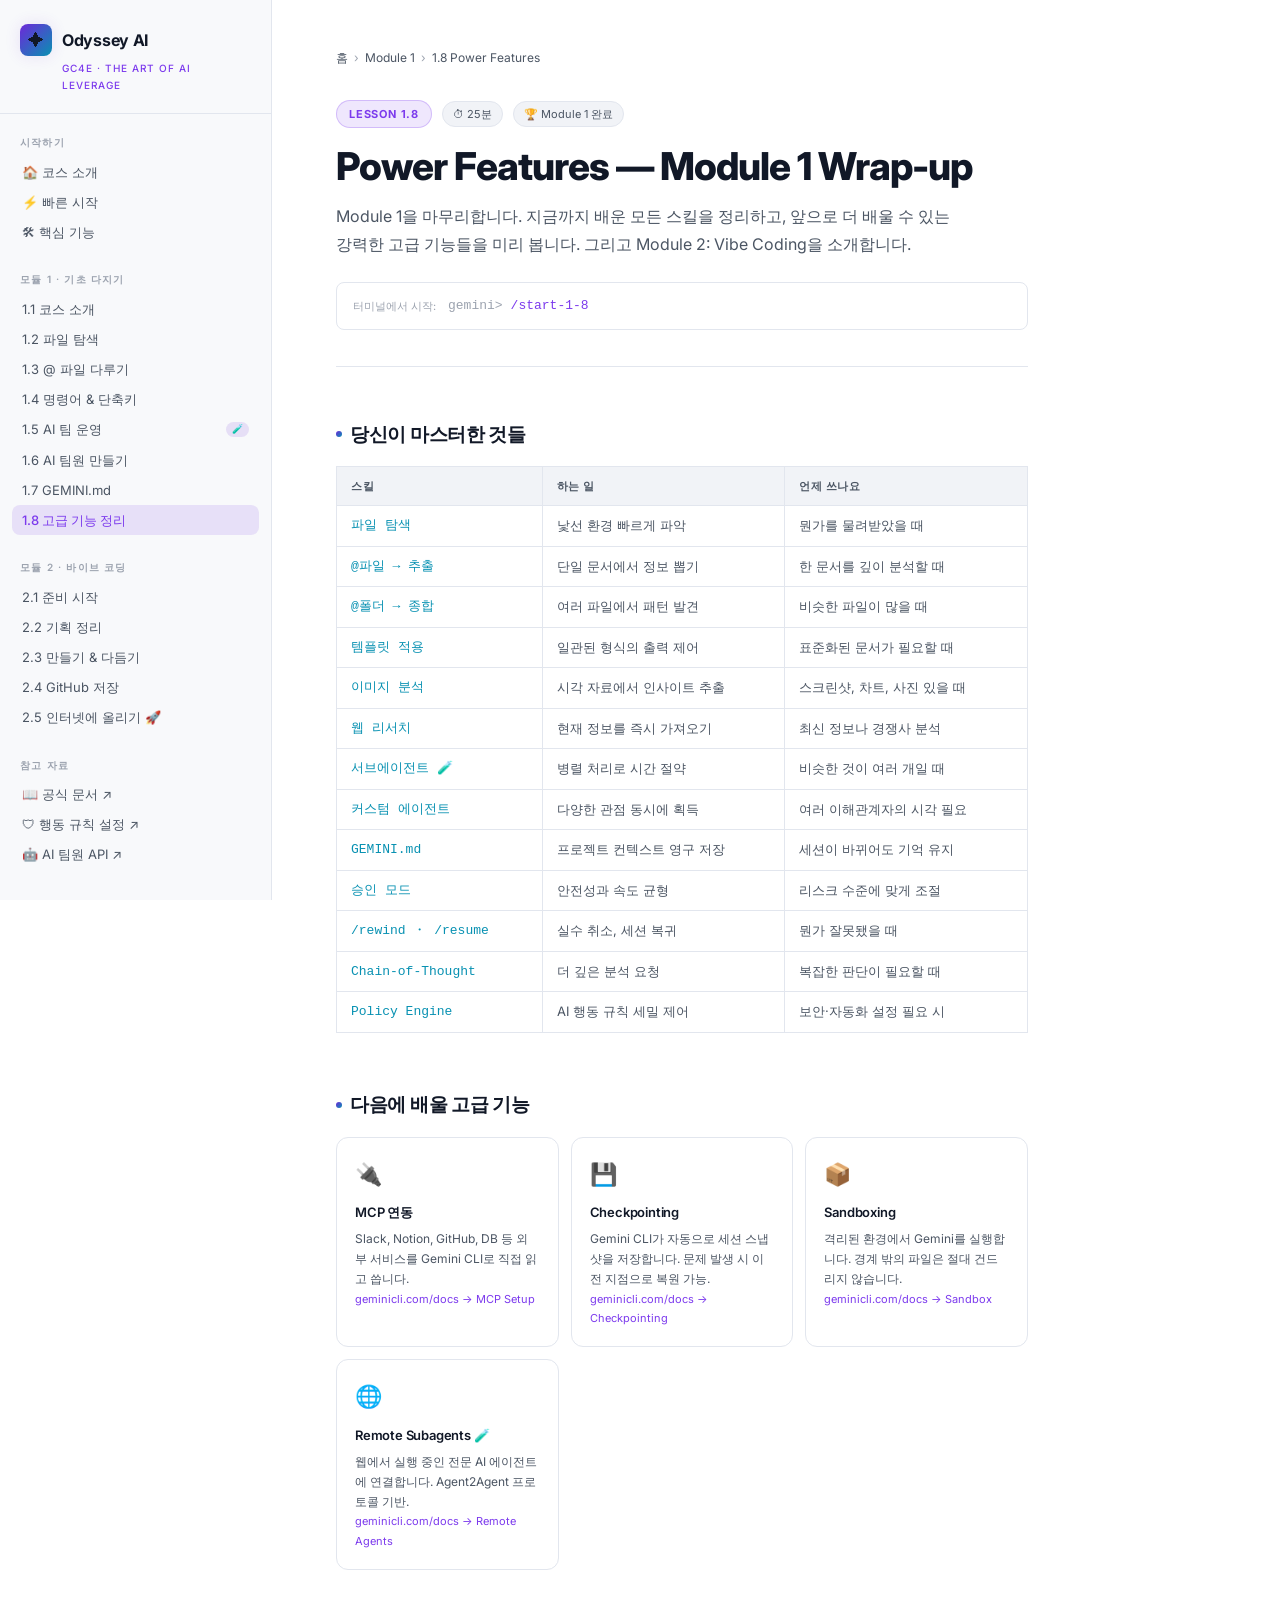
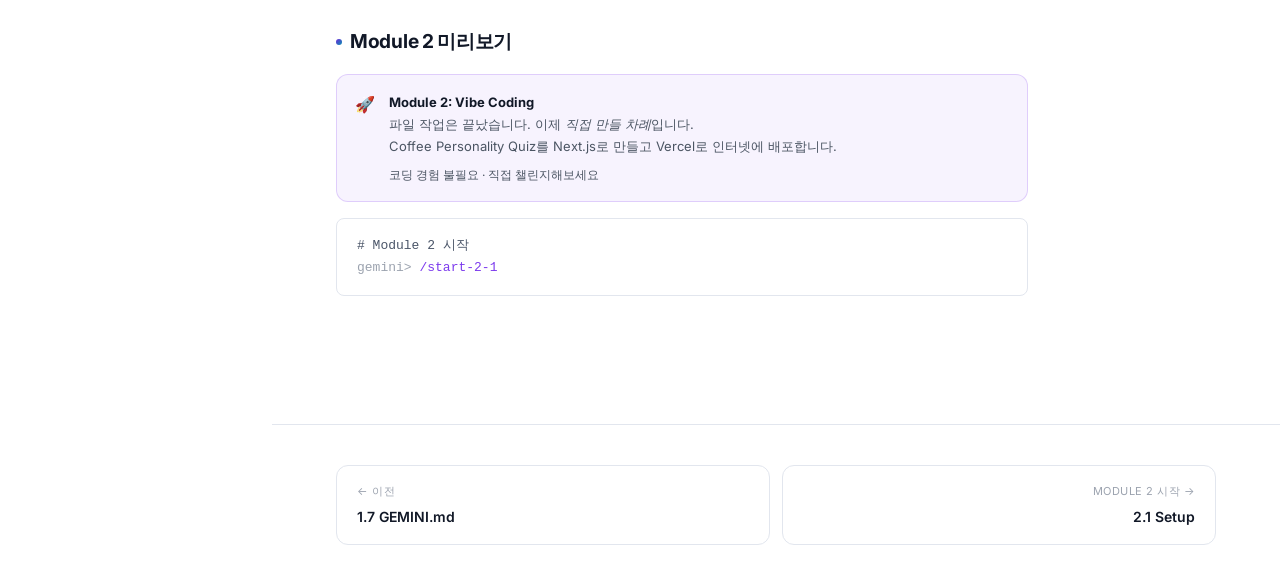
<file: lessons/1-8-power-features.html>
<!DOCTYPE html>
<html lang="ko">

<head>
    <meta charset="UTF-8" />
    <meta name="viewport" content="width=device-width, initial-scale=1.0" />
    <title>1.8 Power Features | Odyssey AI — GC4E</title>
    <meta name="description" content="Module 1 총정리, 전체 툴킷 표, 그리고 MCP·Checkpointing·Sandboxing·Remote Agents 미리보기." />
    <link rel="stylesheet" href="../index.css" />
    <link rel="stylesheet" href="lessons.css" />
    <link href="https://fonts.googleapis.com/css2?family=Inter:wght@300;400;500;600;700;800;900&display=swap"
        rel="stylesheet" />
</head>

<body>
    <div class="scroll-progress" id="scrollProgress"></div>
    <header class="topbar" id="topbar">
        <a id="topbarLogoLink" href="../index.html"
            style="display:flex;align-items:center;gap:8px;text-decoration:none;">
            <div class="logo-icon"
                style="width:24px;height:24px;font-size:12px;border-radius:6px;background:var(--gradient-hero);display:flex;align-items:center;justify-content:center;">
                ✦</div>
            <span style="font-size:13px;font-weight:700;color:var(--text-primary);">Odyssey AI</span>
        </a>
        <button id="menuToggle" aria-label="메뉴"
            style="background:none;border:none;color:var(--text-primary);font-size:20px;cursor:pointer;">☰</button>
    </header>
    <div class="layout">
        <aside class="sidebar" id="sidebar"></aside>
        <main class="main">
            <article class="lesson-main">

                <nav class="breadcrumb">
                    <a href="../index.html">홈</a><span class="sep">›</span>
                    <a href="../index.html#module-1">Module 1</a><span class="sep">›</span>
                    <span class="current">1.8 Power Features</span>
                </nav>

                <header class="lesson-header">
                    <div class="lesson-meta">
                        <span class="lesson-number">Lesson 1.8</span>
                        <span class="lesson-tag">⏱ 25분</span>
                        <span class="lesson-tag">🏆 Module 1 완료</span>
                    </div>
                    <h1 class="lesson-title">Power Features — Module 1 Wrap-up</h1>
                    <p class="lesson-desc">
                        Module 1을 마무리합니다. 지금까지 배운 모든 스킬을 정리하고,
                        앞으로 더 배울 수 있는 강력한 고급 기능들을 미리 봅니다.
                        그리고 Module 2: Vibe Coding을 소개합니다.
                    </p>
                    <div class="start-cmd-box">
                        <span class="start-cmd-label">터미널에서 시작:</span>
                        <div class="start-cmd">
                            <span class="prompt">gemini&gt;</span>
                            <span class="arg">/start-1-8</span>
                        </div>
                    </div>
                </header>

                <div class="content-section">
                    <h2 class="content-h2"><span class="h-dot"></span>당신이 마스터한 것들</h2>
                    <table class="cmd-table">
                        <thead>
                            <tr>
                                <th>스킬</th>
                                <th>하는 일</th>
                                <th>언제 쓰나요</th>
                            </tr>
                        </thead>
                        <tbody>
                            <tr>
                                <td>파일 탐색</td>
                                <td>낯선 환경 빠르게 파악</td>
                                <td>뭔가를 물려받았을 때</td>
                            </tr>
                            <tr>
                                <td>@파일 → 추출</td>
                                <td>단일 문서에서 정보 뽑기</td>
                                <td>한 문서를 깊이 분석할 때</td>
                            </tr>
                            <tr>
                                <td>@폴더 → 종합</td>
                                <td>여러 파일에서 패턴 발견</td>
                                <td>비슷한 파일이 많을 때</td>
                            </tr>
                            <tr>
                                <td>템플릿 적용</td>
                                <td>일관된 형식의 출력 제어</td>
                                <td>표준화된 문서가 필요할 때</td>
                            </tr>
                            <tr>
                                <td>이미지 분석</td>
                                <td>시각 자료에서 인사이트 추출</td>
                                <td>스크린샷, 차트, 사진 있을 때</td>
                            </tr>
                            <tr>
                                <td>웹 리서치</td>
                                <td>현재 정보를 즉시 가져오기</td>
                                <td>최신 정보나 경쟁사 분석</td>
                            </tr>
                            <tr>
                                <td>서브에이전트 🧪</td>
                                <td>병렬 처리로 시간 절약</td>
                                <td>비슷한 것이 여러 개일 때</td>
                            </tr>
                            <tr>
                                <td>커스텀 에이전트</td>
                                <td>다양한 관점 동시에 획득</td>
                                <td>여러 이해관계자의 시각 필요</td>
                            </tr>
                            <tr>
                                <td>GEMINI.md</td>
                                <td>프로젝트 컨텍스트 영구 저장</td>
                                <td>세션이 바뀌어도 기억 유지</td>
                            </tr>
                            <tr>
                                <td>승인 모드</td>
                                <td>안전성과 속도 균형</td>
                                <td>리스크 수준에 맞게 조절</td>
                            </tr>
                            <tr>
                                <td>/rewind ・ /resume</td>
                                <td>실수 취소, 세션 복귀</td>
                                <td>뭔가 잘못됐을 때</td>
                            </tr>
                            <tr>
                                <td>Chain-of-Thought</td>
                                <td>더 깊은 분석 요청</td>
                                <td>복잡한 판단이 필요할 때</td>
                            </tr>
                            <tr>
                                <td>Policy Engine</td>
                                <td>AI 행동 규칙 세밀 제어</td>
                                <td>보안·자동화 설정 필요 시</td>
                            </tr>
                        </tbody>
                    </table>
                </div>

                <div class="content-section">
                    <h2 class="content-h2"><span class="h-dot"></span>다음에 배울 고급 기능</h2>
                    <div class="concept-grid">
                        <div class="concept-card">
                            <div class="concept-icon">🔌</div>
                            <div class="concept-title">MCP 연동</div>
                            <div class="concept-desc">Slack, Notion, GitHub, DB 등 외부 서비스를 Gemini CLI로 직접 읽고 씁니다.<br /><a
                                    href="https://geminicli.com/docs/cli/tutorials/mcp-setup" target="_blank"
                                    style="color:var(--accent-light);font-size:11px;">geminicli.com/docs → MCP Setup</a>
                            </div>
                        </div>
                        <div class="concept-card">
                            <div class="concept-icon">💾</div>
                            <div class="concept-title">Checkpointing</div>
                            <div class="concept-desc">Gemini CLI가 자동으로 세션 스냅샷을 저장합니다. 문제 발생 시 이전 지점으로 복원 가능.<br /><a
                                    href="https://geminicli.com/docs/cli/checkpointing" target="_blank"
                                    style="color:var(--accent-light);font-size:11px;">geminicli.com/docs →
                                    Checkpointing</a></div>
                        </div>
                        <div class="concept-card">
                            <div class="concept-icon">📦</div>
                            <div class="concept-title">Sandboxing</div>
                            <div class="concept-desc">격리된 환경에서 Gemini를 실행합니다. 경계 밖의 파일은 절대 건드리지 않습니다.<br /><a
                                    href="https://geminicli.com/docs/cli/sandbox" target="_blank"
                                    style="color:var(--accent-light);font-size:11px;">geminicli.com/docs → Sandbox</a>
                            </div>
                        </div>
                        <div class="concept-card">
                            <div class="concept-icon">🌐</div>
                            <div class="concept-title">Remote Subagents 🧪</div>
                            <div class="concept-desc">웹에서 실행 중인 전문 AI 에이전트에 연결합니다. Agent2Agent 프로토콜 기반.<br /><a
                                    href="https://geminicli.com/docs/core/remote-agents" target="_blank"
                                    style="color:var(--accent-light);font-size:11px;">geminicli.com/docs → Remote
                                    Agents</a></div>
                        </div>
                    </div>
                </div>

                <div class="content-section">
                    <h2 class="content-h2"><span class="h-dot"></span>Module 2 미리보기</h2>
                    <div class="callout callout-info">
                        <span class="callout-icon">🚀</span>
                        <div>
                            <strong style="color:var(--text-primary);">Module 2: Vibe Coding</strong><br />
                            <span>파일 작업은 끝났습니다. 이제 <em>직접 만들 차례</em>입니다.</span><br />
                            <span>Coffee Personality Quiz를 Next.js로 만들고 Vercel로 인터넷에 배포합니다.</span><br />
                            <span style="font-size:12px;margin-top:8px;display:block;">코딩 경험 불필요 · 직접 챌린지해보세요</span>
                        </div>
                    </div>
                    <div class="code-block" style="margin-top:12px;">
                        <span class="cb-comment"># Module 2 시작</span><br />
                        <span class="cb-prompt">gemini&gt;</span> <span class="cb-arg">/start-2-1</span>
                    </div>
                </div>

            </article>

            <nav class="lesson-nav">
                <a class="nav-card" href="1-7-gemini-md.html">
                    <div class="nav-card-dir">← 이전</div>
                    <div class="nav-card-title">1.7 GEMINI.md</div>
                </a>
                <a class="nav-card next" href="2-1-setup.html">
                    <div class="nav-card-dir">Module 2 시작 →</div>
                    <div class="nav-card-title">2.1 Setup</div>
                </a>
            </nav>
        </main>
    </div>
    <script src="../nav.js"></script>
</body>

</html>
</file>
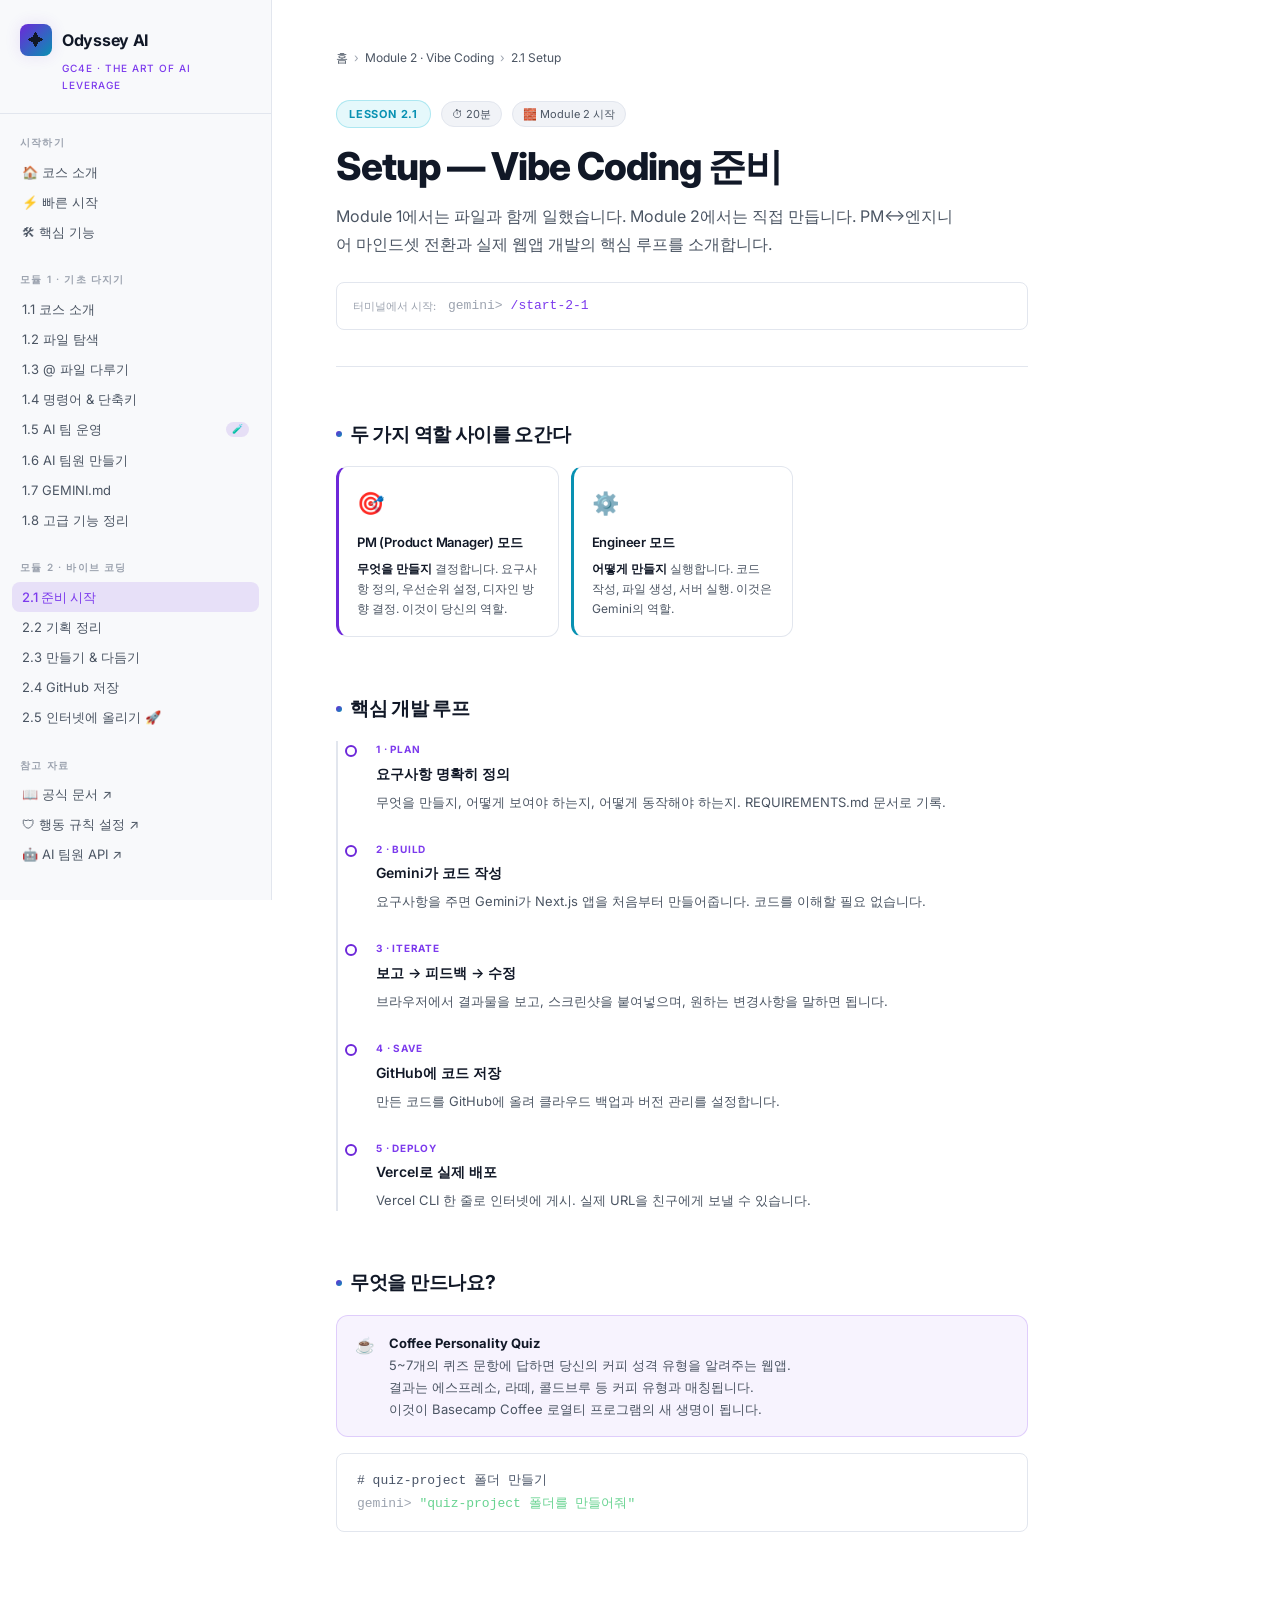
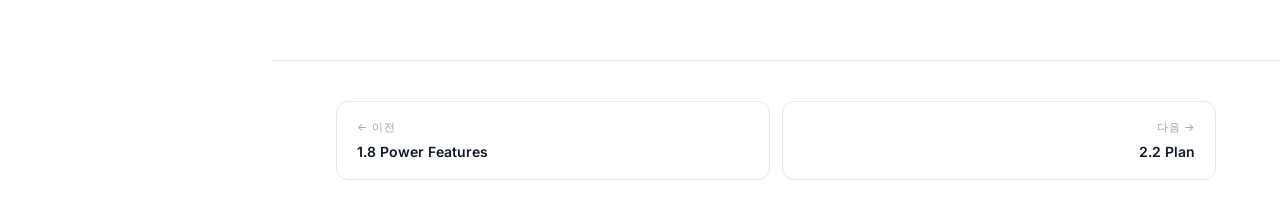
<file: lessons/2-1-setup.html>
<!DOCTYPE html>
<html lang="ko">

<head>
    <meta charset="UTF-8" />
    <meta name="viewport" content="width=device-width, initial-scale=1.0" />
    <title>2.1 Setup | Odyssey AI — GC4E</title>
    <meta name="description" content="Module 2 시작. PM 마인드셋과 Plan→Build→Iterate→Save→Deploy 루프 소개." />
    <link rel="stylesheet" href="../index.css" />
    <link rel="stylesheet" href="lessons.css" />
    <link href="https://fonts.googleapis.com/css2?family=Inter:wght@300;400;500;600;700;800;900&display=swap"
        rel="stylesheet" />
</head>

<body>
    <div class="scroll-progress" id="scrollProgress"></div>
    <header class="topbar" id="topbar">
        <a id="topbarLogoLink" href="../index.html"
            style="display:flex;align-items:center;gap:8px;text-decoration:none;">
            <div class="logo-icon"
                style="width:24px;height:24px;font-size:12px;border-radius:6px;background:var(--gradient-hero);display:flex;align-items:center;justify-content:center;">
                ✦</div>
            <span style="font-size:13px;font-weight:700;color:var(--text-primary);">Odyssey AI</span>
        </a>
        <button id="menuToggle" aria-label="메뉴"
            style="background:none;border:none;color:var(--text-primary);font-size:20px;cursor:pointer;">☰</button>
    </header>
    <div class="layout">
        <aside class="sidebar" id="sidebar"></aside>
        <main class="main">
            <article class="lesson-main">

                <nav class="breadcrumb">
                    <a href="../index.html">홈</a><span class="sep">›</span>
                    <a href="../index.html#module-2">Module 2 · Vibe Coding</a><span class="sep">›</span>
                    <span class="current">2.1 Setup</span>
                </nav>

                <header class="lesson-header">
                    <div class="lesson-meta">
                        <span class="lesson-number m2">Lesson 2.1</span>
                        <span class="lesson-tag">⏱ 20분</span>
                        <span class="lesson-tag">🧱 Module 2 시작</span>
                    </div>
                    <h1 class="lesson-title">Setup — Vibe Coding 준비</h1>
                    <p class="lesson-desc">
                        Module 1에서는 파일과 함께 일했습니다. Module 2에서는 직접 만듭니다.
                        PM↔엔지니어 마인드셋 전환과 실제 웹앱 개발의 핵심 루프를 소개합니다.
                    </p>
                    <div class="start-cmd-box">
                        <span class="start-cmd-label">터미널에서 시작:</span>
                        <div class="start-cmd">
                            <span class="prompt">gemini&gt;</span>
                            <span class="arg">/start-2-1</span>
                        </div>
                    </div>
                </header>

                <div class="content-section">
                    <h2 class="content-h2"><span class="h-dot"></span>두 가지 역할 사이를 오간다</h2>
                    <div class="concept-grid">
                        <div class="concept-card" style="border-left:3px solid var(--accent);">
                            <div class="concept-icon">🎯</div>
                            <div class="concept-title">PM (Product Manager) 모드</div>
                            <div class="concept-desc"><strong style="color:var(--text-primary);">무엇을 만들지</strong> 결정합니다.
                                요구사항 정의, 우선순위 설정, 디자인 방향 결정. 이것이 당신의 역할.</div>
                        </div>
                        <div class="concept-card" style="border-left:3px solid var(--accent2);">
                            <div class="concept-icon">⚙️</div>
                            <div class="concept-title">Engineer 모드</div>
                            <div class="concept-desc"><strong style="color:var(--text-primary);">어떻게 만들지</strong> 실행합니다.
                                코드 작성, 파일 생성, 서버 실행. 이것은 Gemini의 역할.</div>
                        </div>
                    </div>
                </div>

                <div class="content-section">
                    <h2 class="content-h2"><span class="h-dot"></span>핵심 개발 루프</h2>
                    <div class="steps">
                        <div class="step">
                            <div class="step-num">1 · Plan</div>
                            <div class="step-title">요구사항 명확히 정의</div>
                            <div class="step-desc">무엇을 만들지, 어떻게 보여야 하는지, 어떻게 동작해야 하는지. REQUIREMENTS.md 문서로 기록.</div>
                        </div>
                        <div class="step">
                            <div class="step-num">2 · Build</div>
                            <div class="step-title">Gemini가 코드 작성</div>
                            <div class="step-desc">요구사항을 주면 Gemini가 Next.js 앱을 처음부터 만들어줍니다. 코드를 이해할 필요 없습니다.</div>
                        </div>
                        <div class="step">
                            <div class="step-num">3 · Iterate</div>
                            <div class="step-title">보고 → 피드백 → 수정</div>
                            <div class="step-desc">브라우저에서 결과물을 보고, 스크린샷을 붙여넣으며, 원하는 변경사항을 말하면 됩니다.</div>
                        </div>
                        <div class="step">
                            <div class="step-num">4 · Save</div>
                            <div class="step-title">GitHub에 코드 저장</div>
                            <div class="step-desc">만든 코드를 GitHub에 올려 클라우드 백업과 버전 관리를 설정합니다.</div>
                        </div>
                        <div class="step">
                            <div class="step-num">5 · Deploy</div>
                            <div class="step-title">Vercel로 실제 배포</div>
                            <div class="step-desc">Vercel CLI 한 줄로 인터넷에 게시. 실제 URL을 친구에게 보낼 수 있습니다.</div>
                        </div>
                    </div>
                </div>

                <div class="content-section">
                    <h2 class="content-h2"><span class="h-dot"></span>무엇을 만드나요?</h2>
                    <div class="callout callout-info">
                        <span class="callout-icon">☕</span>
                        <div>
                            <strong style="color:var(--text-primary);">Coffee Personality Quiz</strong><br />
                            5~7개의 퀴즈 문항에 답하면 당신의 커피 성격 유형을 알려주는 웹앱.<br />
                            결과는 에스프레소, 라떼, 콜드브루 등 커피 유형과 매칭됩니다.<br />
                            이것이 Basecamp Coffee 로열티 프로그램의 새 생명이 됩니다.
                        </div>
                    </div>
                    <div class="code-block" style="margin-top:16px;">
                        <span class="cb-comment"># quiz-project 폴더 만들기</span><br />
                        <span class="cb-prompt">gemini&gt;</span> <span class="cb-string">"quiz-project 폴더를 만들어줘"</span>
                    </div>
                </div>

            </article>

            <nav class="lesson-nav">
                <a class="nav-card" href="1-8-power-features.html">
                    <div class="nav-card-dir">← 이전</div>
                    <div class="nav-card-title">1.8 Power Features</div>
                </a>
                <a class="nav-card next" href="2-2-plan.html">
                    <div class="nav-card-dir">다음 →</div>
                    <div class="nav-card-title">2.2 Plan</div>
                </a>
            </nav>
        </main>
    </div>
    <script src="../nav.js"></script>
</body>

</html>
</file>
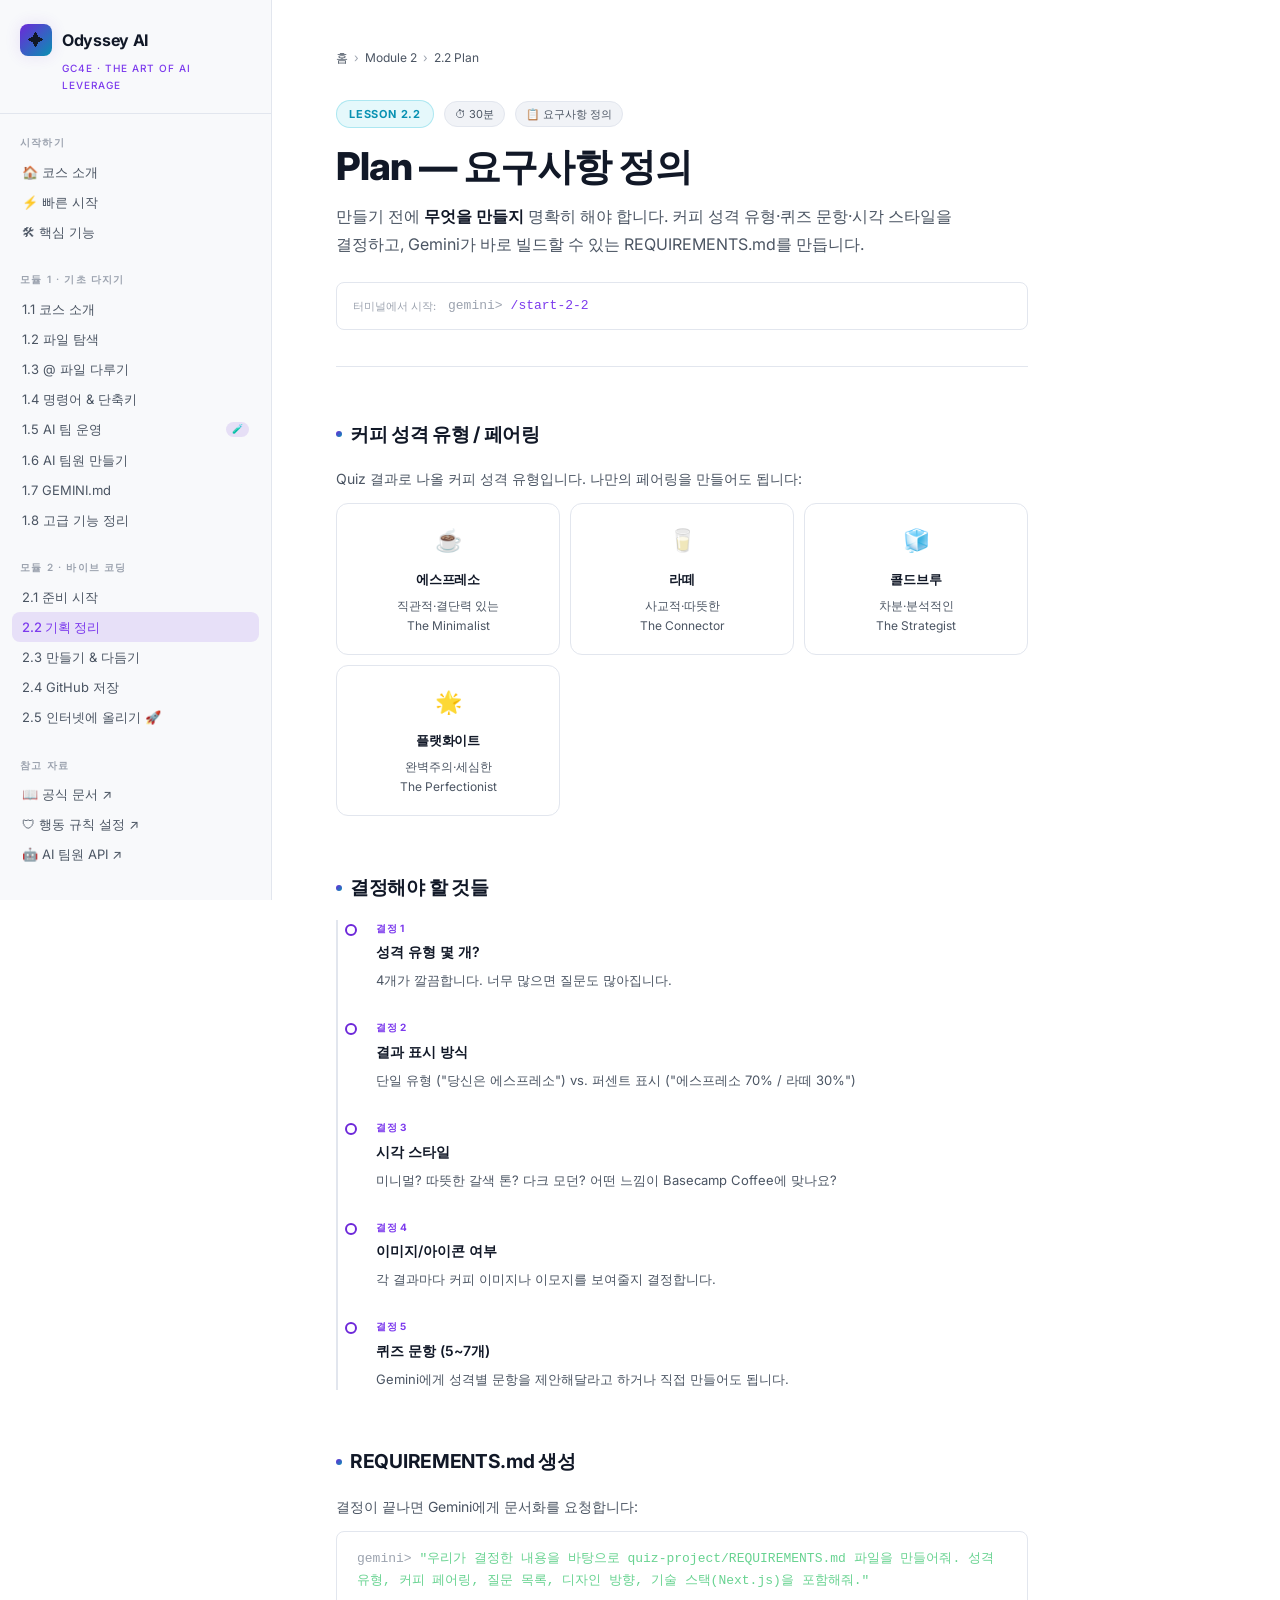
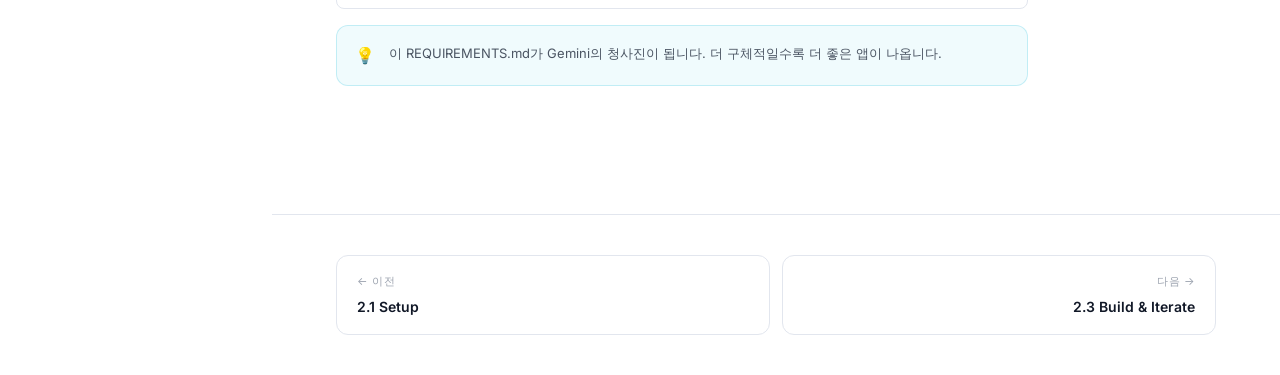
<file: lessons/2-2-plan.html>
<!DOCTYPE html>
<html lang="ko">

<head>
    <meta charset="UTF-8" />
    <meta name="viewport" content="width=device-width, initial-scale=1.0" />
    <title>2.2 Plan | Odyssey AI — GC4E</title>
    <meta name="description"
        content="Coffee Personality Quiz 요구사항 정의. 페르소나·커피 페어링·스타일·문항을 결정하고 REQUIREMENTS.md를 만듭니다." />
    <link rel="stylesheet" href="../index.css" />
    <link rel="stylesheet" href="lessons.css" />
    <link href="https://fonts.googleapis.com/css2?family=Inter:wght@300;400;500;600;700;800;900&display=swap"
        rel="stylesheet" />
</head>

<body>
    <div class="scroll-progress" id="scrollProgress"></div>
    <header class="topbar" id="topbar">
        <a id="topbarLogoLink" href="../index.html"
            style="display:flex;align-items:center;gap:8px;text-decoration:none;">
            <div class="logo-icon"
                style="width:24px;height:24px;font-size:12px;border-radius:6px;background:var(--gradient-hero);display:flex;align-items:center;justify-content:center;">
                ✦</div>
            <span style="font-size:13px;font-weight:700;color:var(--text-primary);">Odyssey AI</span>
        </a>
        <button id="menuToggle" aria-label="메뉴"
            style="background:none;border:none;color:var(--text-primary);font-size:20px;cursor:pointer;">☰</button>
    </header>
    <div class="layout">
        <aside class="sidebar" id="sidebar"></aside>
        <main class="main">
            <article class="lesson-main">

                <nav class="breadcrumb">
                    <a href="../index.html">홈</a><span class="sep">›</span>
                    <a href="../index.html#module-2">Module 2</a><span class="sep">›</span>
                    <span class="current">2.2 Plan</span>
                </nav>

                <header class="lesson-header">
                    <div class="lesson-meta">
                        <span class="lesson-number m2">Lesson 2.2</span>
                        <span class="lesson-tag">⏱ 30분</span>
                        <span class="lesson-tag">📋 요구사항 정의</span>
                    </div>
                    <h1 class="lesson-title">Plan — 요구사항 정의</h1>
                    <p class="lesson-desc">
                        만들기 전에 <strong style="color:var(--text-primary);">무엇을 만들지</strong> 명확히 해야 합니다.
                        커피 성격 유형·퀴즈 문항·시각 스타일을 결정하고,
                        Gemini가 바로 빌드할 수 있는 REQUIREMENTS.md를 만듭니다.
                    </p>
                    <div class="start-cmd-box">
                        <span class="start-cmd-label">터미널에서 시작:</span>
                        <div class="start-cmd">
                            <span class="prompt">gemini&gt;</span>
                            <span class="arg">/start-2-2</span>
                        </div>
                    </div>
                </header>

                <div class="content-section">
                    <h2 class="content-h2"><span class="h-dot"></span>커피 성격 유형 / 페어링</h2>
                    <p class="content-p">Quiz 결과로 나올 커피 성격 유형입니다. 나만의 페어링을 만들어도 됩니다:</p>
                    <div style="display:grid;grid-template-columns:repeat(auto-fill,minmax(180px,1fr));gap:10px;">
                        <div class="concept-card" style="text-align:center;">
                            <div class="concept-icon">☕</div>
                            <div class="concept-title">에스프레소</div>
                            <div class="concept-desc">직관적·결단력 있는<br />The Minimalist</div>
                        </div>
                        <div class="concept-card" style="text-align:center;">
                            <div class="concept-icon">🥛</div>
                            <div class="concept-title">라떼</div>
                            <div class="concept-desc">사교적·따뜻한<br />The Connector</div>
                        </div>
                        <div class="concept-card" style="text-align:center;">
                            <div class="concept-icon">🧊</div>
                            <div class="concept-title">콜드브루</div>
                            <div class="concept-desc">차분·분석적인<br />The Strategist</div>
                        </div>
                        <div class="concept-card" style="text-align:center;">
                            <div class="concept-icon">🌟</div>
                            <div class="concept-title">플랫화이트</div>
                            <div class="concept-desc">완벽주의·세심한<br />The Perfectionist</div>
                        </div>
                    </div>
                </div>

                <div class="content-section">
                    <h2 class="content-h2"><span class="h-dot"></span>결정해야 할 것들</h2>
                    <div class="steps">
                        <div class="step">
                            <div class="step-num">결정 1</div>
                            <div class="step-title">성격 유형 몇 개?</div>
                            <div class="step-desc">4개가 깔끔합니다. 너무 많으면 질문도 많아집니다.</div>
                        </div>
                        <div class="step">
                            <div class="step-num">결정 2</div>
                            <div class="step-title">결과 표시 방식</div>
                            <div class="step-desc">단일 유형 ("당신은 에스프레소") vs. 퍼센트 표시 ("에스프레소 70% / 라떼 30%")</div>
                        </div>
                        <div class="step">
                            <div class="step-num">결정 3</div>
                            <div class="step-title">시각 스타일</div>
                            <div class="step-desc">미니멀? 따뜻한 갈색 톤? 다크 모던? 어떤 느낌이 Basecamp Coffee에 맞나요?</div>
                        </div>
                        <div class="step">
                            <div class="step-num">결정 4</div>
                            <div class="step-title">이미지/아이콘 여부</div>
                            <div class="step-desc">각 결과마다 커피 이미지나 이모지를 보여줄지 결정합니다.</div>
                        </div>
                        <div class="step">
                            <div class="step-num">결정 5</div>
                            <div class="step-title">퀴즈 문항 (5~7개)</div>
                            <div class="step-desc">Gemini에게 성격별 문항을 제안해달라고 하거나 직접 만들어도 됩니다.</div>
                        </div>
                    </div>
                </div>

                <div class="content-section">
                    <h2 class="content-h2"><span class="h-dot"></span>REQUIREMENTS.md 생성</h2>
                    <p class="content-p">결정이 끝나면 Gemini에게 문서화를 요청합니다:</p>
                    <div class="code-block">
                        <span class="cb-prompt">gemini&gt;</span> <span class="cb-string">"우리가 결정한 내용을 바탕으로
                            quiz-project/REQUIREMENTS.md 파일을 만들어줘.
                            성격 유형, 커피 페어링, 질문 목록, 디자인 방향, 기술 스택(Next.js)을 포함해줘."</span>
                    </div>
                    <div class="callout callout-tip">
                        <span class="callout-icon">💡</span>
                        <span>이 REQUIREMENTS.md가 Gemini의 청사진이 됩니다. 더 구체적일수록 더 좋은 앱이 나옵니다.</span>
                    </div>
                </div>

            </article>

            <nav class="lesson-nav">
                <a class="nav-card" href="2-1-setup.html">
                    <div class="nav-card-dir">← 이전</div>
                    <div class="nav-card-title">2.1 Setup</div>
                </a>
                <a class="nav-card next" href="2-3-build-iterate.html">
                    <div class="nav-card-dir">다음 →</div>
                    <div class="nav-card-title">2.3 Build & Iterate</div>
                </a>
            </nav>
        </main>
    </div>
    <script src="../nav.js"></script>
</body>

</html>
</file>
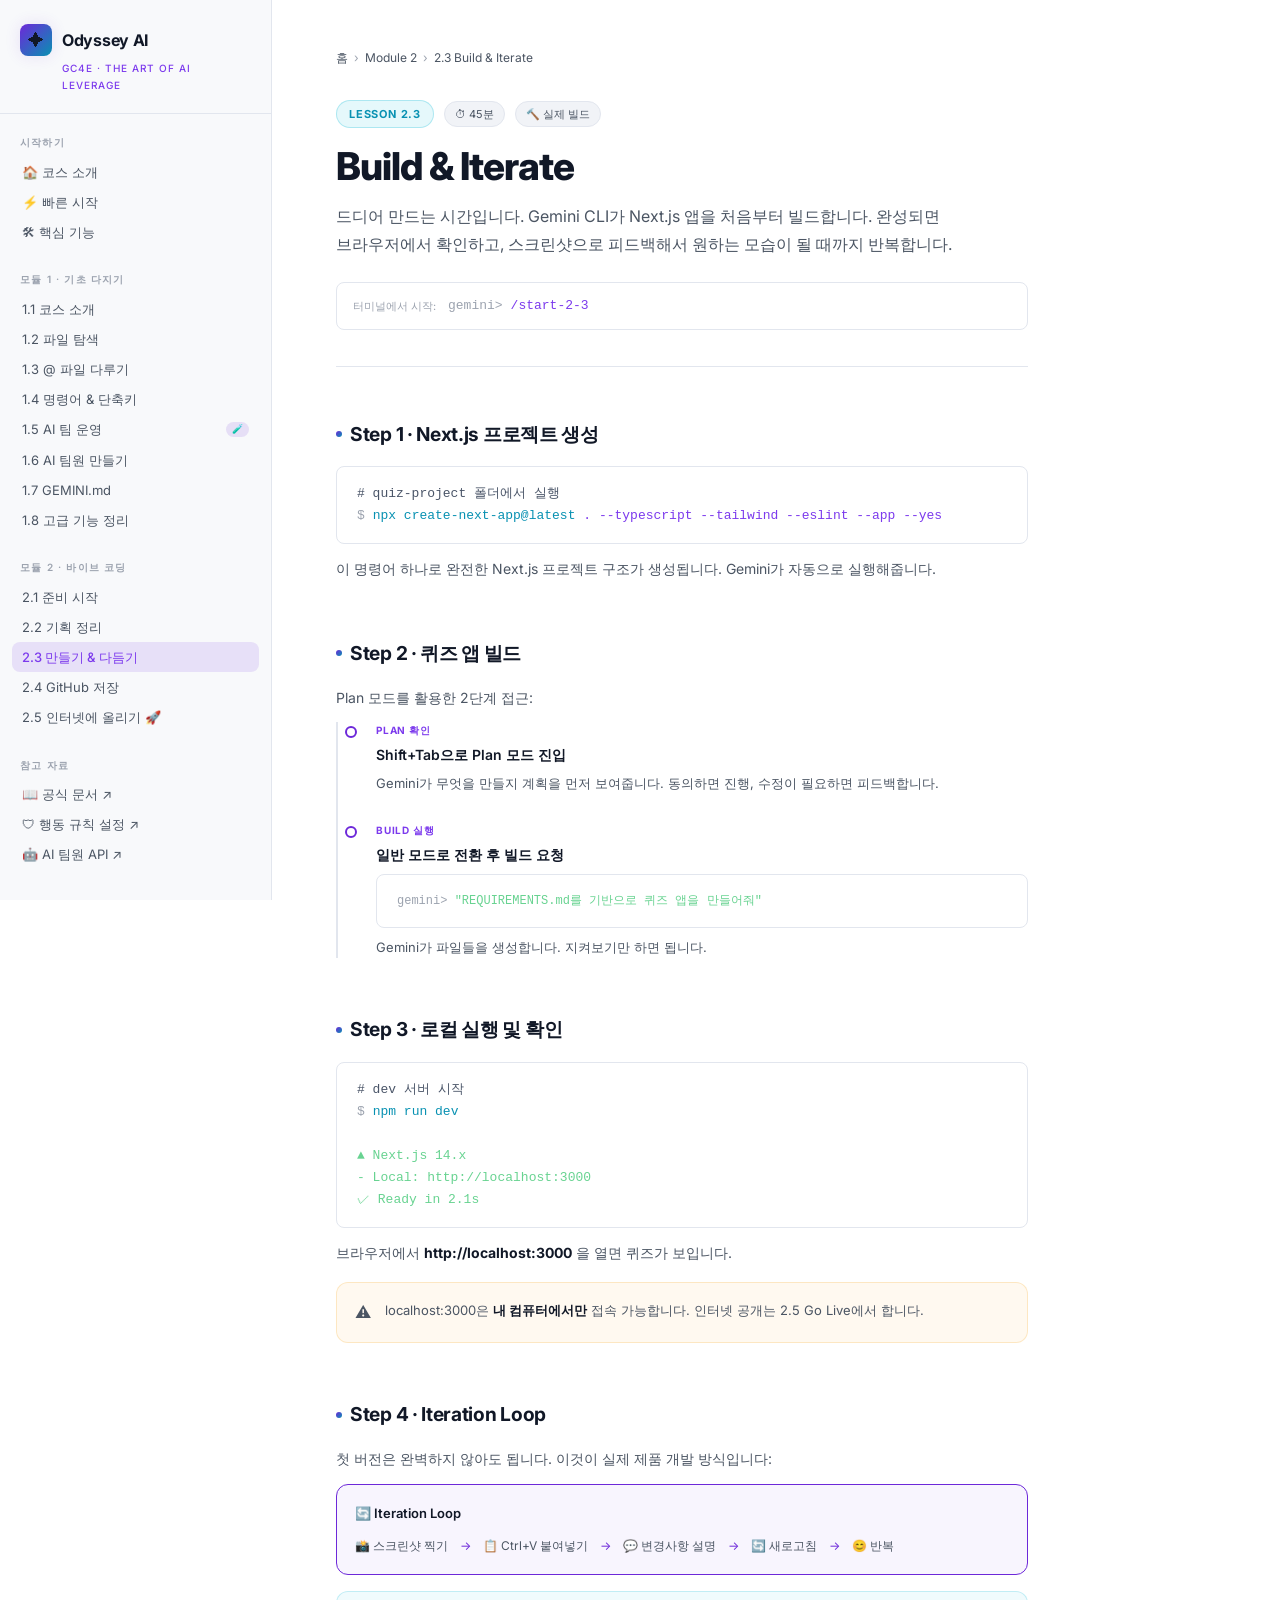
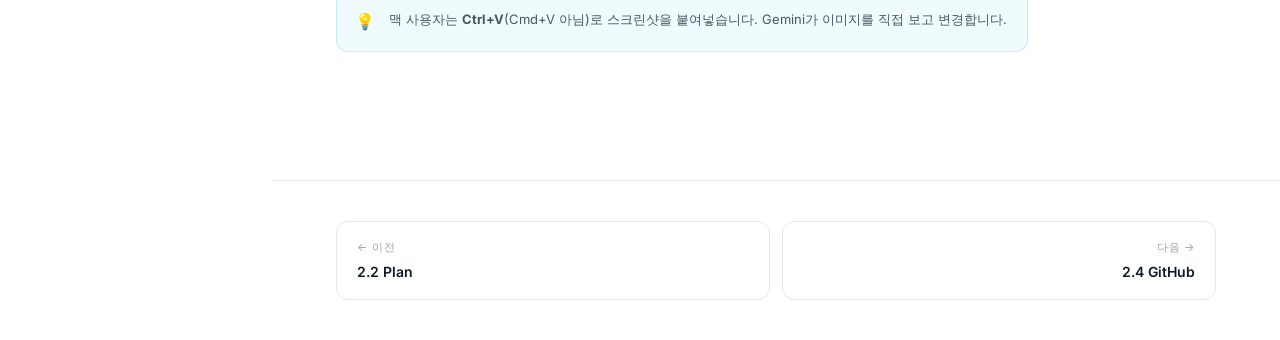
<file: lessons/2-3-build-iterate.html>
<!DOCTYPE html>
<html lang="ko">

<head>
    <meta charset="UTF-8" />
    <meta name="viewport" content="width=device-width, initial-scale=1.0" />
    <title>2.3 Build & Iterate | Odyssey AI — GC4E</title>
    <meta name="description" content="Next.js로 Coffee Personality Quiz 앱 빌드. localhost 실행 후 스크린샷으로 반복 개선하는 법." />
    <link rel="stylesheet" href="../index.css" />
    <link rel="stylesheet" href="lessons.css" />
    <link href="https://fonts.googleapis.com/css2?family=Inter:wght@300;400;500;600;700;800;900&display=swap"
        rel="stylesheet" />
</head>

<body>
    <div class="scroll-progress" id="scrollProgress"></div>
    <header class="topbar" id="topbar">
        <a id="topbarLogoLink" href="../index.html"
            style="display:flex;align-items:center;gap:8px;text-decoration:none;">
            <div class="logo-icon"
                style="width:24px;height:24px;font-size:12px;border-radius:6px;background:var(--gradient-hero);display:flex;align-items:center;justify-content:center;">
                ✦</div>
            <span style="font-size:13px;font-weight:700;color:var(--text-primary);">Odyssey AI</span>
        </a>
        <button id="menuToggle" aria-label="메뉴"
            style="background:none;border:none;color:var(--text-primary);font-size:20px;cursor:pointer;">☰</button>
    </header>
    <div class="layout">
        <aside class="sidebar" id="sidebar"></aside>
        <main class="main">
            <article class="lesson-main">

                <nav class="breadcrumb">
                    <a href="../index.html">홈</a><span class="sep">›</span>
                    <a href="../index.html#module-2">Module 2</a><span class="sep">›</span>
                    <span class="current">2.3 Build & Iterate</span>
                </nav>

                <header class="lesson-header">
                    <div class="lesson-meta">
                        <span class="lesson-number m2">Lesson 2.3</span>
                        <span class="lesson-tag">⏱ 45분</span>
                        <span class="lesson-tag">🔨 실제 빌드</span>
                    </div>
                    <h1 class="lesson-title">Build &amp; Iterate</h1>
                    <p class="lesson-desc">
                        드디어 만드는 시간입니다. Gemini CLI가 Next.js 앱을 처음부터 빌드합니다.
                        완성되면 브라우저에서 확인하고, 스크린샷으로 피드백해서 원하는 모습이 될 때까지 반복합니다.
                    </p>
                    <div class="start-cmd-box">
                        <span class="start-cmd-label">터미널에서 시작:</span>
                        <div class="start-cmd">
                            <span class="prompt">gemini&gt;</span>
                            <span class="arg">/start-2-3</span>
                        </div>
                    </div>
                </header>

                <div class="content-section">
                    <h2 class="content-h2"><span class="h-dot"></span>Step 1 · Next.js 프로젝트 생성</h2>
                    <div class="code-block">
                        <span class="cb-comment"># quiz-project 폴더에서 실행</span><br />
                        <span class="cb-prompt">$</span> <span class="cb-cmd">npx create-next-app@latest</span> <span
                            class="cb-arg">. --typescript --tailwind --eslint --app --yes</span>
                    </div>
                    <p class="content-p">이 명령어 하나로 완전한 Next.js 프로젝트 구조가 생성됩니다. Gemini가 자동으로 실행해줍니다.</p>
                </div>

                <div class="content-section">
                    <h2 class="content-h2"><span class="h-dot"></span>Step 2 · 퀴즈 앱 빌드</h2>
                    <p class="content-p">Plan 모드를 활용한 2단계 접근:</p>
                    <div class="steps">
                        <div class="step">
                            <div class="step-num">Plan 확인</div>
                            <div class="step-title">Shift+Tab으로 Plan 모드 진입</div>
                            <div class="step-desc">Gemini가 무엇을 만들지 계획을 먼저 보여줍니다. 동의하면 진행, 수정이 필요하면 피드백합니다.</div>
                        </div>
                        <div class="step">
                            <div class="step-num">Build 실행</div>
                            <div class="step-title">일반 모드로 전환 후 빌드 요청</div>
                            <div class="step-desc">
                                <div class="code-block" style="font-size:12px;margin:8px 0;">
                                    <span class="cb-prompt">gemini&gt;</span> <span class="cb-string">"REQUIREMENTS.md를
                                        기반으로 퀴즈 앱을 만들어줘"</span>
                                </div>
                                Gemini가 파일들을 생성합니다. 지켜보기만 하면 됩니다.
                            </div>
                        </div>
                    </div>
                </div>

                <div class="content-section">
                    <h2 class="content-h2"><span class="h-dot"></span>Step 3 · 로컬 실행 및 확인</h2>
                    <div class="code-block">
                        <span class="cb-comment"># dev 서버 시작</span><br />
                        <span class="cb-prompt">$</span> <span class="cb-cmd">npm run dev</span><br /><br />
                        <span class="cb-output">▲ Next.js 14.x</span><br />
                        <span class="cb-output">- Local: http://localhost:3000</span><br />
                        <span class="cb-output">✓ Ready in 2.1s</span>
                    </div>
                    <p class="content-p">브라우저에서 <strong
                            style="color:var(--text-primary);">http://localhost:3000</strong> 을 열면 퀴즈가 보입니다.</p>
                    <div class="callout callout-warn">
                        <span class="callout-icon">⚠️</span>
                        <span>localhost:3000은 <strong style="color:var(--text-primary);">내 컴퓨터에서만</strong> 접속 가능합니다. 인터넷
                            공개는 2.5 Go Live에서 합니다.</span>
                    </div>
                </div>

                <div class="content-section">
                    <h2 class="content-h2"><span class="h-dot"></span>Step 4 · Iteration Loop</h2>
                    <p class="content-p">첫 버전은 완벽하지 않아도 됩니다. 이것이 실제 제품 개발 방식입니다:</p>
                    <div class="concept-card" style="border:1px solid var(--accent);background:rgba(124,58,237,0.05);">
                        <div
                            style="display:flex;align-items:center;gap:8px;font-size:13px;font-weight:600;color:var(--text-primary);margin-bottom:12px;">
                            🔄 Iteration Loop</div>
                        <div
                            style="display:flex;align-items:center;gap:12px;flex-wrap:wrap;font-size:12px;color:var(--text-muted);">
                            <span>📸 스크린샷 찍기</span>
                            <span style="color:var(--accent);">→</span>
                            <span>📋 Ctrl+V 붙여넣기</span>
                            <span style="color:var(--accent);">→</span>
                            <span>💬 변경사항 설명</span>
                            <span style="color:var(--accent);">→</span>
                            <span>🔄 새로고침</span>
                            <span style="color:var(--accent);">→</span>
                            <span>😊 반복</span>
                        </div>
                    </div>
                    <div class="callout callout-tip">
                        <span class="callout-icon">💡</span>
                        <span>맥 사용자는 <strong>Ctrl+V</strong>(Cmd+V 아님)로 스크린샷을 붙여넣습니다. Gemini가 이미지를 직접 보고 변경합니다.</span>
                    </div>
                </div>

            </article>

            <nav class="lesson-nav">
                <a class="nav-card" href="2-2-plan.html">
                    <div class="nav-card-dir">← 이전</div>
                    <div class="nav-card-title">2.2 Plan</div>
                </a>
                <a class="nav-card next" href="2-4-github.html">
                    <div class="nav-card-dir">다음 →</div>
                    <div class="nav-card-title">2.4 GitHub</div>
                </a>
            </nav>
        </main>
    </div>
    <script src="../nav.js"></script>
</body>

</html>
</file>
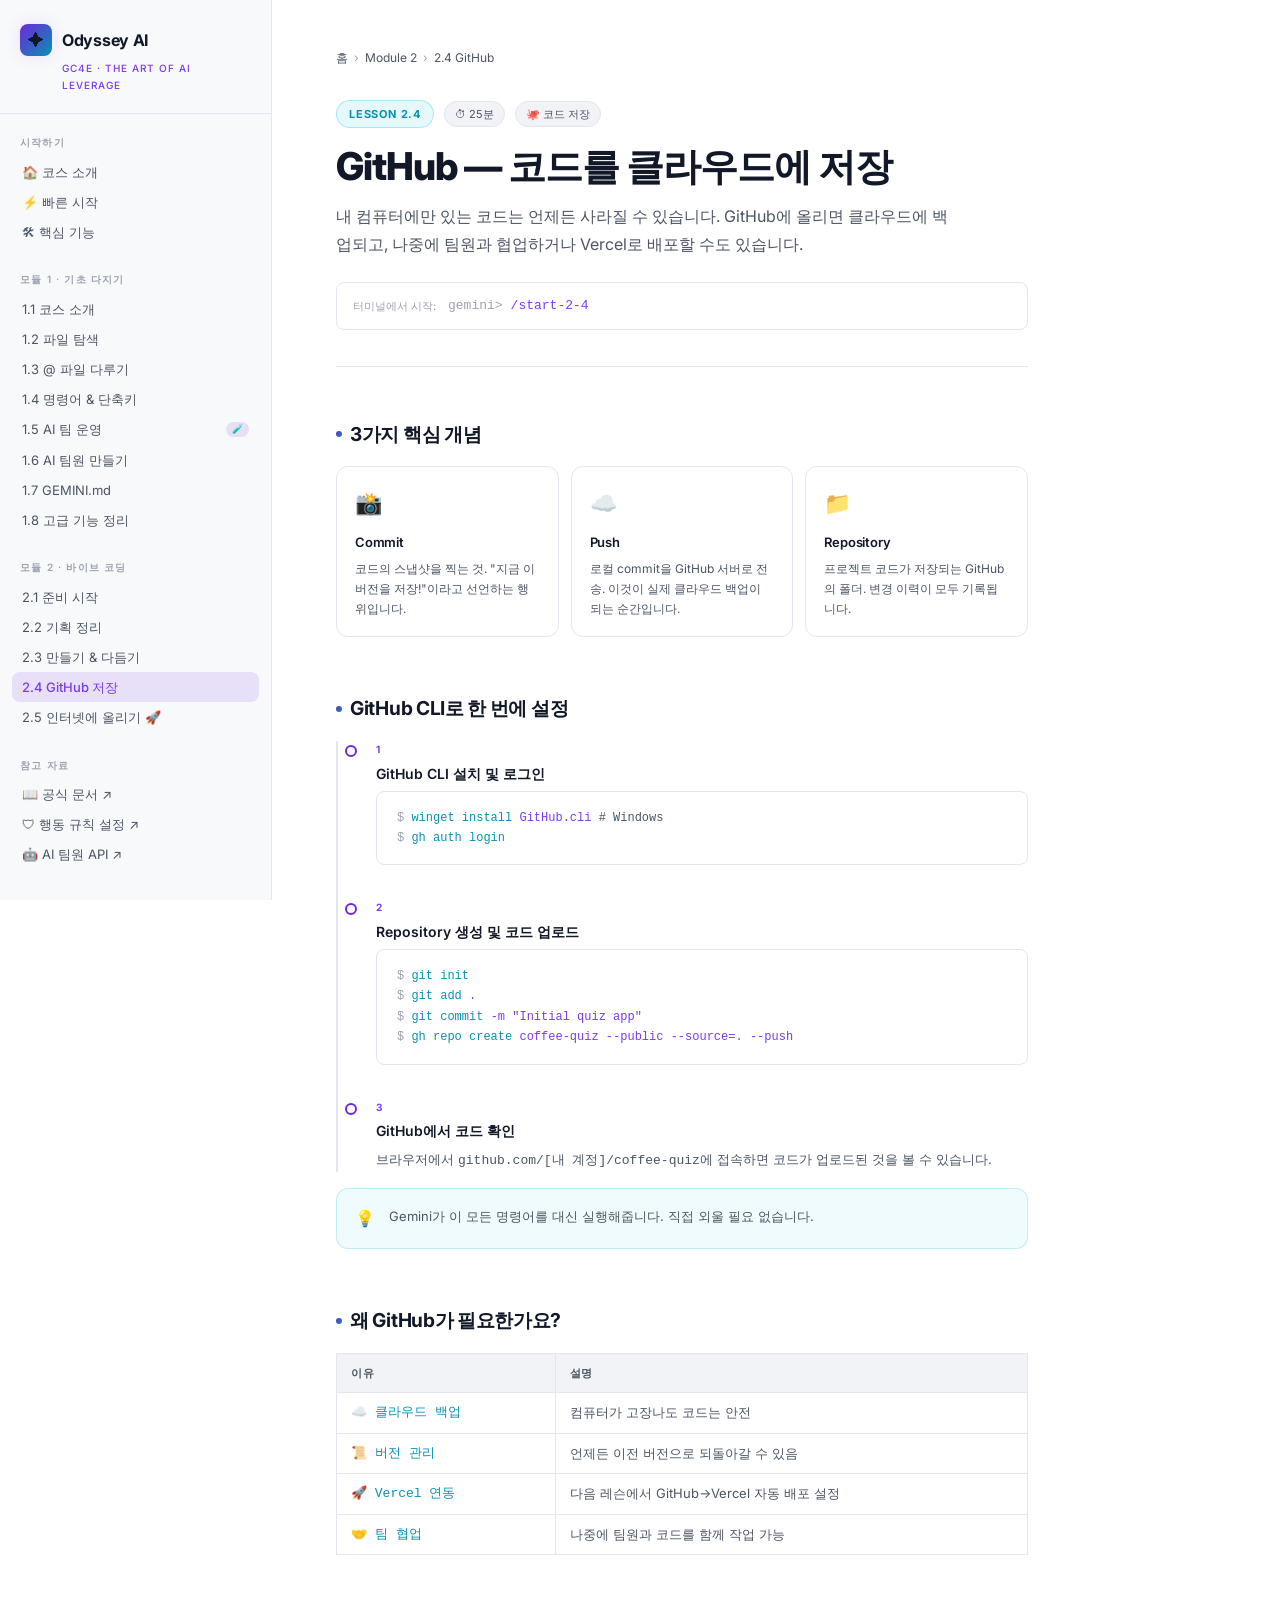
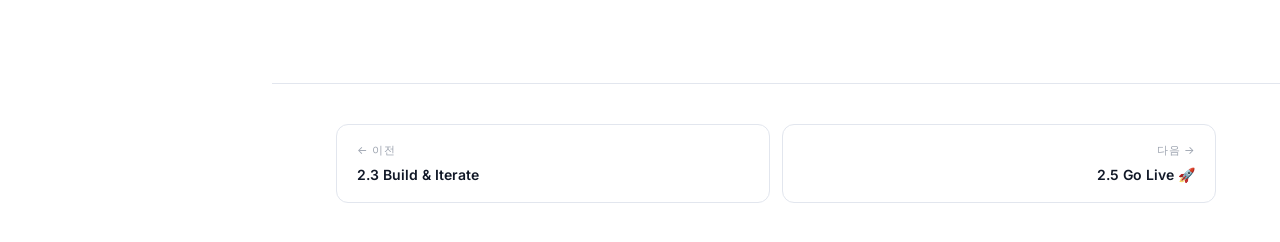
<file: lessons/2-4-github.html>
<!DOCTYPE html>
<html lang="ko">

<head>
    <meta charset="UTF-8" />
    <meta name="viewport" content="width=device-width, initial-scale=1.0" />
    <title>2.4 GitHub | Odyssey AI — GC4E</title>
    <meta name="description" content="GitHub CLI로 코드를 클라우드에 저장. Git 기초 개념과 협업을 위한 기반 구축." />
    <link rel="stylesheet" href="../index.css" />
    <link rel="stylesheet" href="lessons.css" />
    <link href="https://fonts.googleapis.com/css2?family=Inter:wght@300;400;500;600;700;800;900&display=swap"
        rel="stylesheet" />
</head>

<body>
    <div class="scroll-progress" id="scrollProgress"></div>
    <header class="topbar" id="topbar">
        <a id="topbarLogoLink" href="../index.html"
            style="display:flex;align-items:center;gap:8px;text-decoration:none;">
            <div class="logo-icon"
                style="width:24px;height:24px;font-size:12px;border-radius:6px;background:var(--gradient-hero);display:flex;align-items:center;justify-content:center;">
                ✦</div>
            <span style="font-size:13px;font-weight:700;color:var(--text-primary);">Odyssey AI</span>
        </a>
        <button id="menuToggle" aria-label="메뉴"
            style="background:none;border:none;color:var(--text-primary);font-size:20px;cursor:pointer;">☰</button>
    </header>
    <div class="layout">
        <aside class="sidebar" id="sidebar"></aside>
        <main class="main">
            <article class="lesson-main">

                <nav class="breadcrumb">
                    <a href="../index.html">홈</a><span class="sep">›</span>
                    <a href="../index.html#module-2">Module 2</a><span class="sep">›</span>
                    <span class="current">2.4 GitHub</span>
                </nav>

                <header class="lesson-header">
                    <div class="lesson-meta">
                        <span class="lesson-number m2">Lesson 2.4</span>
                        <span class="lesson-tag">⏱ 25분</span>
                        <span class="lesson-tag">🐙 코드 저장</span>
                    </div>
                    <h1 class="lesson-title">GitHub — 코드를 클라우드에 저장</h1>
                    <p class="lesson-desc">
                        내 컴퓨터에만 있는 코드는 언제든 사라질 수 있습니다. GitHub에 올리면 클라우드에 백업되고,
                        나중에 팀원과 협업하거나 Vercel로 배포할 수도 있습니다.
                    </p>
                    <div class="start-cmd-box">
                        <span class="start-cmd-label">터미널에서 시작:</span>
                        <div class="start-cmd">
                            <span class="prompt">gemini&gt;</span>
                            <span class="arg">/start-2-4</span>
                        </div>
                    </div>
                </header>

                <div class="content-section">
                    <h2 class="content-h2"><span class="h-dot"></span>3가지 핵심 개념</h2>
                    <div class="concept-grid">
                        <div class="concept-card">
                            <div class="concept-icon">📸</div>
                            <div class="concept-title">Commit</div>
                            <div class="concept-desc">코드의 스냅샷을 찍는 것. "지금 이 버전을 저장!"이라고 선언하는 행위입니다.</div>
                        </div>
                        <div class="concept-card">
                            <div class="concept-icon">☁️</div>
                            <div class="concept-title">Push</div>
                            <div class="concept-desc">로컬 commit을 GitHub 서버로 전송. 이것이 실제 클라우드 백업이 되는 순간입니다.</div>
                        </div>
                        <div class="concept-card">
                            <div class="concept-icon">📁</div>
                            <div class="concept-title">Repository</div>
                            <div class="concept-desc">프로젝트 코드가 저장되는 GitHub의 폴더. 변경 이력이 모두 기록됩니다.</div>
                        </div>
                    </div>
                </div>

                <div class="content-section">
                    <h2 class="content-h2"><span class="h-dot"></span>GitHub CLI로 한 번에 설정</h2>
                    <div class="steps">
                        <div class="step">
                            <div class="step-num">1</div>
                            <div class="step-title">GitHub CLI 설치 및 로그인</div>
                            <div class="step-desc">
                                <div class="code-block" style="font-size:12px;margin:6px 0;">
                                    <span class="cb-prompt">$</span> <span class="cb-cmd">winget install</span> <span
                                        class="cb-arg">GitHub.cli</span> <span class="cb-comment"># Windows</span><br />
                                    <span class="cb-prompt">$</span> <span class="cb-cmd">gh auth login</span>
                                </div>
                            </div>
                        </div>
                        <div class="step">
                            <div class="step-num">2</div>
                            <div class="step-title">Repository 생성 및 코드 업로드</div>
                            <div class="step-desc">
                                <div class="code-block" style="font-size:12px;margin:6px 0;">
                                    <span class="cb-prompt">$</span> <span class="cb-cmd">git init</span><br />
                                    <span class="cb-prompt">$</span> <span class="cb-cmd">git add</span> <span
                                        class="cb-arg">.</span><br />
                                    <span class="cb-prompt">$</span> <span class="cb-cmd">git commit</span> <span
                                        class="cb-arg">-m "Initial quiz app"</span><br />
                                    <span class="cb-prompt">$</span> <span class="cb-cmd">gh repo create</span> <span
                                        class="cb-arg">coffee-quiz --public --source=. --push</span>
                                </div>
                            </div>
                        </div>
                        <div class="step">
                            <div class="step-num">3</div>
                            <div class="step-title">GitHub에서 코드 확인</div>
                            <div class="step-desc">브라우저에서 <code>github.com/[내 계정]/coffee-quiz</code>에 접속하면 코드가 업로드된 것을 볼
                                수 있습니다.</div>
                        </div>
                    </div>
                    <div class="callout callout-tip">
                        <span class="callout-icon">💡</span>
                        <span>Gemini가 이 모든 명령어를 대신 실행해줍니다. 직접 외울 필요 없습니다.</span>
                    </div>
                </div>

                <div class="content-section">
                    <h2 class="content-h2"><span class="h-dot"></span>왜 GitHub가 필요한가요?</h2>
                    <table class="cmd-table">
                        <thead>
                            <tr>
                                <th>이유</th>
                                <th>설명</th>
                            </tr>
                        </thead>
                        <tbody>
                            <tr>
                                <td>☁️ 클라우드 백업</td>
                                <td>컴퓨터가 고장나도 코드는 안전</td>
                            </tr>
                            <tr>
                                <td>📜 버전 관리</td>
                                <td>언제든 이전 버전으로 되돌아갈 수 있음</td>
                            </tr>
                            <tr>
                                <td>🚀 Vercel 연동</td>
                                <td>다음 레슨에서 GitHub→Vercel 자동 배포 설정</td>
                            </tr>
                            <tr>
                                <td>🤝 팀 협업</td>
                                <td>나중에 팀원과 코드를 함께 작업 가능</td>
                            </tr>
                        </tbody>
                    </table>
                </div>

            </article>

            <nav class="lesson-nav">
                <a class="nav-card" href="2-3-build-iterate.html">
                    <div class="nav-card-dir">← 이전</div>
                    <div class="nav-card-title">2.3 Build & Iterate</div>
                </a>
                <a class="nav-card next" href="2-5-go-live.html">
                    <div class="nav-card-dir">다음 →</div>
                    <div class="nav-card-title">2.5 Go Live 🚀</div>
                </a>
            </nav>
        </main>
    </div>
    <script src="../nav.js"></script>
</body>

</html>
</file>
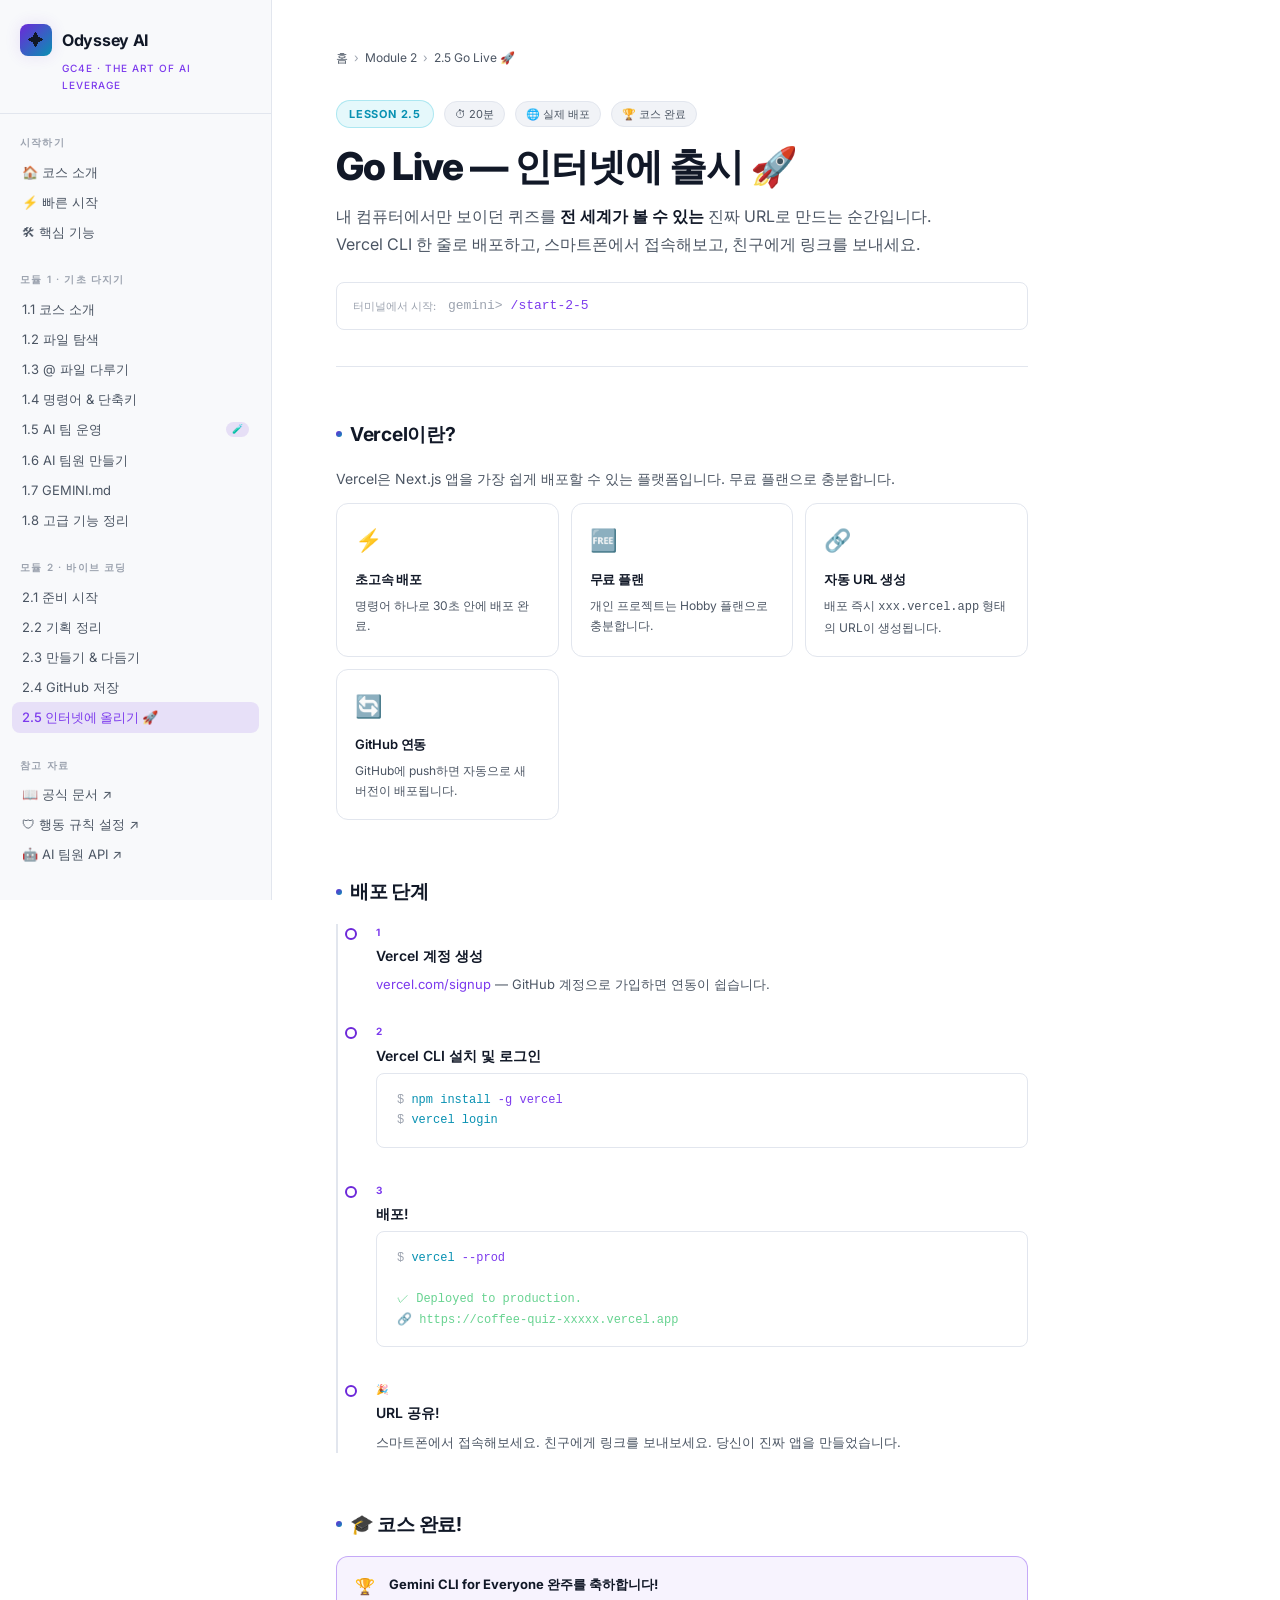
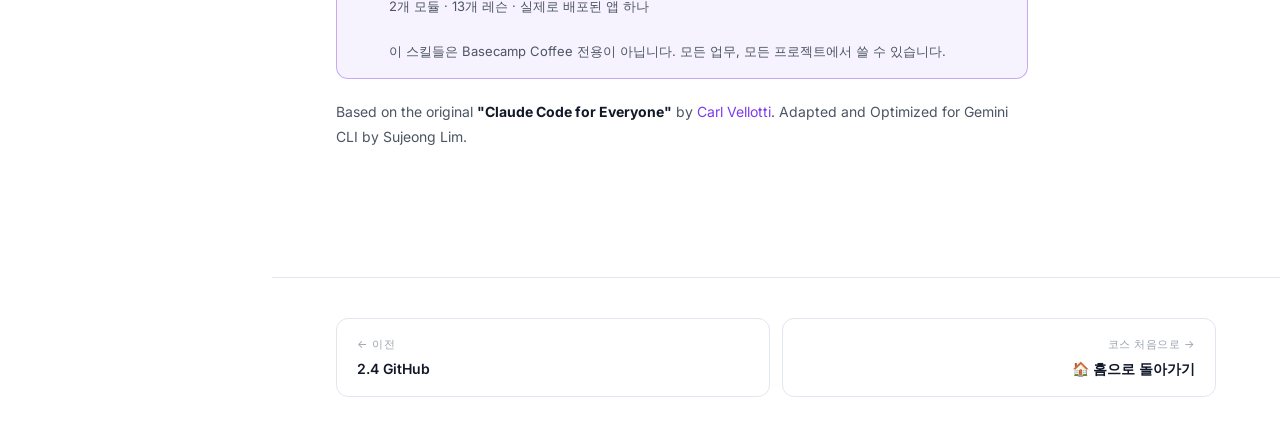
<file: lessons/2-5-go-live.html>
<!DOCTYPE html>
<html lang="ko">

<head>
    <meta charset="UTF-8" />
    <meta name="viewport" content="width=device-width, initial-scale=1.0" />
    <title>2.5 Go Live 🚀 | Odyssey AI — GC4E</title>
    <meta name="description" content="Vercel로 Coffee Personality Quiz를 인터넷에 배포. 실제 URL 획득, 친구에게 공유하는 진짜 출시 경험." />
    <link rel="stylesheet" href="../index.css" />
    <link rel="stylesheet" href="lessons.css" />
    <link href="https://fonts.googleapis.com/css2?family=Inter:wght@300;400;500;600;700;800;900&display=swap"
        rel="stylesheet" />
</head>

<body>
    <div class="scroll-progress" id="scrollProgress"></div>
    <header class="topbar" id="topbar">
        <a id="topbarLogoLink" href="../index.html"
            style="display:flex;align-items:center;gap:8px;text-decoration:none;">
            <div class="logo-icon"
                style="width:24px;height:24px;font-size:12px;border-radius:6px;background:var(--gradient-hero);display:flex;align-items:center;justify-content:center;">
                ✦</div>
            <span style="font-size:13px;font-weight:700;color:var(--text-primary);">Odyssey AI</span>
        </a>
        <button id="menuToggle" aria-label="메뉴"
            style="background:none;border:none;color:var(--text-primary);font-size:20px;cursor:pointer;">☰</button>
    </header>
    <div class="layout">
        <aside class="sidebar" id="sidebar"></aside>
        <main class="main">
            <article class="lesson-main">

                <nav class="breadcrumb">
                    <a href="../index.html">홈</a><span class="sep">›</span>
                    <a href="../index.html#module-2">Module 2</a><span class="sep">›</span>
                    <span class="current">2.5 Go Live 🚀</span>
                </nav>

                <header class="lesson-header">
                    <div class="lesson-meta">
                        <span class="lesson-number m2">Lesson 2.5</span>
                        <span class="lesson-tag">⏱ 20분</span>
                        <span class="lesson-tag">🌐 실제 배포</span>
                        <span class="lesson-tag">🏆 코스 완료</span>
                    </div>
                    <h1 class="lesson-title">Go Live — 인터넷에 출시 🚀</h1>
                    <p class="lesson-desc">
                        내 컴퓨터에서만 보이던 퀴즈를 <strong style="color:var(--text-primary);">전 세계가 볼 수 있는</strong> 진짜 URL로 만드는
                        순간입니다.
                        Vercel CLI 한 줄로 배포하고, 스마트폰에서 접속해보고, 친구에게 링크를 보내세요.
                    </p>
                    <div class="start-cmd-box">
                        <span class="start-cmd-label">터미널에서 시작:</span>
                        <div class="start-cmd">
                            <span class="prompt">gemini&gt;</span>
                            <span class="arg">/start-2-5</span>
                        </div>
                    </div>
                </header>

                <div class="content-section">
                    <h2 class="content-h2"><span class="h-dot"></span>Vercel이란?</h2>
                    <p class="content-p">Vercel은 Next.js 앱을 가장 쉽게 배포할 수 있는 플랫폼입니다. 무료 플랜으로 충분합니다.</p>
                    <div class="concept-grid">
                        <div class="concept-card">
                            <div class="concept-icon">⚡</div>
                            <div class="concept-title">초고속 배포</div>
                            <div class="concept-desc">명령어 하나로 30초 안에 배포 완료.</div>
                        </div>
                        <div class="concept-card">
                            <div class="concept-icon">🆓</div>
                            <div class="concept-title">무료 플랜</div>
                            <div class="concept-desc">개인 프로젝트는 Hobby 플랜으로 충분합니다.</div>
                        </div>
                        <div class="concept-card">
                            <div class="concept-icon">🔗</div>
                            <div class="concept-title">자동 URL 생성</div>
                            <div class="concept-desc">배포 즉시 <code>xxx.vercel.app</code> 형태의 URL이 생성됩니다.</div>
                        </div>
                        <div class="concept-card">
                            <div class="concept-icon">🔄</div>
                            <div class="concept-title">GitHub 연동</div>
                            <div class="concept-desc">GitHub에 push하면 자동으로 새 버전이 배포됩니다.</div>
                        </div>
                    </div>
                </div>

                <div class="content-section">
                    <h2 class="content-h2"><span class="h-dot"></span>배포 단계</h2>
                    <div class="steps">
                        <div class="step">
                            <div class="step-num">1</div>
                            <div class="step-title">Vercel 계정 생성</div>
                            <div class="step-desc"><a href="https://vercel.com/signup" target="_blank"
                                    style="color:var(--accent-light);">vercel.com/signup</a> — GitHub 계정으로 가입하면 연동이
                                쉽습니다.</div>
                        </div>
                        <div class="step">
                            <div class="step-num">2</div>
                            <div class="step-title">Vercel CLI 설치 및 로그인</div>
                            <div class="step-desc">
                                <div class="code-block" style="font-size:12px;margin:6px 0;">
                                    <span class="cb-prompt">$</span> <span class="cb-cmd">npm install</span> <span
                                        class="cb-arg">-g vercel</span><br />
                                    <span class="cb-prompt">$</span> <span class="cb-cmd">vercel login</span>
                                </div>
                            </div>
                        </div>
                        <div class="step">
                            <div class="step-num">3</div>
                            <div class="step-title">배포!</div>
                            <div class="step-desc">
                                <div class="code-block" style="font-size:12px;margin:6px 0;">
                                    <span class="cb-prompt">$</span> <span class="cb-cmd">vercel</span> <span
                                        class="cb-arg">--prod</span><br /><br />
                                    <span class="cb-output">✓ Deployed to production.</span><br />
                                    <span class="cb-output">🔗 https://coffee-quiz-xxxxx.vercel.app</span>
                                </div>
                            </div>
                        </div>
                        <div class="step">
                            <div class="step-num">🎉</div>
                            <div class="step-title">URL 공유!</div>
                            <div class="step-desc">스마트폰에서 접속해보세요. 친구에게 링크를 보내보세요. 당신이 진짜 앱을 만들었습니다.</div>
                        </div>
                    </div>
                </div>

                <div class="content-section">
                    <h2 class="content-h2"><span class="h-dot"></span>🎓 코스 완료!</h2>
                    <div class="callout callout-info" style="border-color:rgba(124,58,237,0.4);">
                        <span class="callout-icon">🏆</span>
                        <div>
                            <strong style="color:var(--text-primary);">Gemini CLI for Everyone 완주를 축하합니다!</strong><br />
                            <span>2개 모듈 · 13개 레슨 · 실제로 배포된 앱 하나</span><br />
                            <br />
                            <span>이 스킬들은 Basecamp Coffee 전용이 아닙니다. 모든 업무, 모든 프로젝트에서 쓸 수 있습니다.</span>
                        </div>
                    </div>

                    <p class="content-p" style="margin-top:20px;">
                        Based on the original <strong style="color:var(--text-primary);">"Claude Code for
                            Everyone"</strong> by
                        <a href="https://x.com/carlvellotti" target="_blank" style="color:var(--accent-light);">Carl
                            Vellotti</a>.
                        Adapted and Optimized for Gemini CLI by Sujeong Lim.
                    </p>
                </div>

            </article>

            <nav class="lesson-nav">
                <a class="nav-card" href="2-4-github.html">
                    <div class="nav-card-dir">← 이전</div>
                    <div class="nav-card-title">2.4 GitHub</div>
                </a>
                <a class="nav-card next" href="../index.html">
                    <div class="nav-card-dir">코스 처음으로 →</div>
                    <div class="nav-card-title">🏠 홈으로 돌아가기</div>
                </a>
            </nav>
        </main>
    </div>
    <script src="../nav.js"></script>
</body>

</html>
</file>
<file: index.css>
/* ===========================================
   ODYSSEY AI — Design System
   Gemini CLI for Everyone (GC4E)
   =========================================== */

@import url('https://fonts.googleapis.com/css2?family=Inter:wght@300;400;500;600;700;800;900&display=swap');

/* ── Tokens ──────────────────────────────── */
:root {
  --bg-base: #ffffff;
  --bg-surface: #f8f9fb;
  --bg-elevated: #f1f3f7;
  --bg-card: #ffffff;
  --border: #e2e6ee;
  --border-hover: rgba(109, 40, 217, 0.4);

  --accent: #6d28d9;
  --accent-glow: rgba(109, 40, 217, 0.12);
  --accent-light: #7c3aed;
  --accent2: #0891b2;
  --accent2-glow: rgba(8, 145, 178, 0.12);

  --text-primary: #111827;
  --text-muted: #4b5563;
  --text-faint: #9ca3af;

  --gradient-hero: linear-gradient(135deg, #6d28d9 0%, #0891b2 100%);
  --gradient-card: linear-gradient(135deg, rgba(109, 40, 217, 0.05) 0%, rgba(8, 145, 178, 0.03) 100%);

  --sidebar-w: 272px;
  --radius: 12px;
  --radius-sm: 8px;
  --shadow: 0 4px 24px rgba(0, 0, 0, 0.08);
  --shadow-card: 0 2px 12px rgba(0, 0, 0, 0.06);

  --font: 'Inter', -apple-system, BlinkMacSystemFont, sans-serif;
  --mono: 'Fira Code', 'Consolas', monospace;
}

/* ── Reset ───────────────────────────────── */
*,
*::before,
*::after {
  box-sizing: border-box;
  margin: 0;
  padding: 0;
}

html {
  scroll-behavior: smooth;
}

body {
  font-family: var(--font);
  background: var(--bg-base);
  color: var(--text-primary);
  line-height: 1.65;
  -webkit-font-smoothing: antialiased;
}

a {
  color: inherit;
  text-decoration: none;
}

img {
  display: block;
  max-width: 100%;
}

/* ── Layout ──────────────────────────────── */
.layout {
  display: flex;
  min-height: 100vh;
}

/* ── Sidebar ─────────────────────────────── */
.sidebar {
  position: fixed;
  top: 0;
  left: 0;
  width: var(--sidebar-w);
  height: 100vh;
  overflow-y: auto;
  background: var(--bg-surface);
  border-right: 1px solid var(--border);
  padding: 0 0 40px;
  z-index: 100;
  scrollbar-width: thin;
  scrollbar-color: var(--accent) transparent;
  display: flex;
  flex-direction: column;
}

.sidebar::-webkit-scrollbar {
  width: 4px;
}

.sidebar::-webkit-scrollbar-track {
  background: transparent;
}

.sidebar::-webkit-scrollbar-thumb {
  background: var(--accent);
  border-radius: 4px;
}

/* Sidebar Logo */
.sidebar-logo {
  padding: 24px 20px 20px;
  border-bottom: 1px solid var(--border);
  position: sticky;
  top: 0;
  background: var(--bg-surface);
  z-index: 2;
}

.logo-mark {
  display: flex;
  align-items: center;
  gap: 10px;
  margin-bottom: 4px;
}

.logo-icon {
  width: 32px;
  height: 32px;
  border-radius: 8px;
  background: var(--gradient-hero);
  display: flex;
  align-items: center;
  justify-content: center;
  font-size: 16px;
  flex-shrink: 0;
  box-shadow: 0 0 16px var(--accent-glow);
}

.logo-text {
  font-size: 16px;
  font-weight: 700;
  color: var(--text-primary);
  letter-spacing: -0.3px;
}

.logo-sub {
  font-size: 10px;
  font-weight: 500;
  color: var(--accent-light);
  letter-spacing: 1px;
  text-transform: uppercase;
  margin-left: 42px;
}

/* Sidebar Nav */
.sidebar-nav {
  padding: 20px 12px;
  flex: 1;
}

.nav-section {
  margin-bottom: 24px;
}

.nav-section-label {
  font-size: 10px;
  font-weight: 600;
  letter-spacing: 1.2px;
  text-transform: uppercase;
  color: var(--text-faint);
  padding: 0 8px;
  margin-bottom: 6px;
}

.nav-link {
  display: flex;
  align-items: center;
  gap: 8px;
  padding: 6px 10px;
  border-radius: var(--radius-sm);
  font-size: 13px;
  font-weight: 400;
  color: var(--text-muted);
  transition: all 0.2s ease;
  cursor: pointer;
  line-height: 1.4;
}

.nav-link:hover {
  background: var(--bg-elevated);
  color: var(--text-primary);
}

.nav-link.active {
  background: var(--accent-glow);
  color: var(--accent-light);
  font-weight: 500;
}

.nav-badge {
  font-size: 10px;
  font-weight: 600;
  padding: 1px 6px;
  border-radius: 20px;
  background: var(--bg-elevated);
  color: var(--text-faint);
  margin-left: auto;
  flex-shrink: 0;
}

.nav-badge.new {
  background: var(--accent-glow);
  color: var(--accent-light);
}

/* Sidebar Footer */
.sidebar-footer {
  padding: 16px 20px;
  border-top: 1px solid var(--border);
  margin-top: auto;
}

.sidebar-footer a {
  display: flex;
  align-items: center;
  gap: 6px;
  font-size: 12px;
  color: var(--text-faint);
  transition: color 0.2s;
}

.sidebar-footer a:hover {
  color: var(--accent-light);
}

/* ── Main Content ────────────────────────── */
.main {
  margin-left: var(--sidebar-w);
  flex: 1;
  min-height: 100vh;
}

/* ── Hero ────────────────────────────────── */
.hero {
  position: relative;
  padding: 80px 64px 72px;
  overflow: hidden;
  border-bottom: 1px solid var(--border);
}

.hero-bg {
  position: absolute;
  inset: 0;
  background:
    radial-gradient(ellipse 60% 50% at 70% -10%, rgba(124, 58, 237, 0.18) 0%, transparent 70%),
    radial-gradient(ellipse 40% 40% at 10% 110%, rgba(6, 182, 212, 0.1) 0%, transparent 60%);
  pointer-events: none;
}

.hero-eyebrow {
  display: inline-flex;
  align-items: center;
  gap: 6px;
  background: rgba(124, 58, 237, 0.12);
  border: 1px solid rgba(124, 58, 237, 0.3);
  border-radius: 20px;
  padding: 4px 12px;
  font-size: 12px;
  font-weight: 600;
  color: var(--accent-light);
  letter-spacing: 0.5px;
  margin-bottom: 24px;
}

.hero-title {
  font-size: clamp(2.4rem, 4vw, 3.6rem);
  font-weight: 900;
  line-height: 1.1;
  letter-spacing: -1.5px;
  margin-bottom: 20px;
  max-width: 700px;
}

.hero-title .gradient {
  background: var(--gradient-hero);
  -webkit-background-clip: text;
  -webkit-text-fill-color: transparent;
  background-clip: text;
}

.hero-subtitle {
  font-size: 1.05rem;
  color: var(--text-muted);
  max-width: 560px;
  line-height: 1.75;
  margin-bottom: 36px;
}

.hero-cta {
  display: flex;
  align-items: center;
  gap: 12px;
  flex-wrap: wrap;
}

.btn-primary {
  display: inline-flex;
  align-items: center;
  gap: 8px;
  background: var(--gradient-hero);
  color: #fff;
  padding: 11px 24px;
  border-radius: var(--radius-sm);
  font-size: 14px;
  font-weight: 600;
  transition: all 0.25s ease;
  box-shadow: 0 4px 20px var(--accent-glow);
  border: none;
  cursor: pointer;
  letter-spacing: 0.2px;
}

.btn-primary:hover {
  transform: translateY(-2px);
  box-shadow: 0 8px 32px var(--accent-glow);
  filter: brightness(1.1);
}

.btn-secondary {
  display: inline-flex;
  align-items: center;
  gap: 8px;
  background: var(--bg-elevated);
  border: 1px solid var(--border);
  color: var(--text-primary);
  padding: 11px 20px;
  border-radius: var(--radius-sm);
  font-size: 14px;
  font-weight: 500;
  transition: all 0.25s ease;
  cursor: pointer;
}

.btn-secondary:hover {
  background: var(--bg-card);
  border-color: var(--accent);
  color: var(--accent-light);
}

/* Hero stats */
.hero-stats {
  display: flex;
  gap: 40px;
  margin-top: 52px;
  padding-top: 40px;
  border-top: 1px solid var(--border);
  flex-wrap: wrap;
}

.stat {
  display: flex;
  flex-direction: column;
  gap: 2px;
}

.stat-value {
  font-size: 1.5rem;
  font-weight: 700;
  color: var(--text-primary);
  letter-spacing: -0.5px;
}

.stat-label {
  font-size: 12px;
  color: var(--text-muted);
  font-weight: 400;
}

/* ── Section ─────────────────────────────── */
.section {
  padding: 64px;
  border-bottom: 1px solid var(--border);
}

.section:last-child {
  border-bottom: none;
}

.section-header {
  margin-bottom: 36px;
}

.section-eyebrow {
  display: inline-flex;
  align-items: center;
  gap: 6px;
  font-size: 11px;
  font-weight: 600;
  letter-spacing: 1.2px;
  text-transform: uppercase;
  color: var(--accent-light);
  margin-bottom: 10px;
}

.section-eyebrow::before {
  content: '';
  display: inline-block;
  width: 16px;
  height: 2px;
  background: var(--gradient-hero);
  border-radius: 2px;
}

.section-title {
  font-size: 1.7rem;
  font-weight: 700;
  letter-spacing: -0.5px;
  color: var(--text-primary);
  margin-bottom: 8px;
  line-height: 1.25;
}

.section-desc {
  font-size: 14px;
  color: var(--text-muted);
  max-width: 520px;
  line-height: 1.7;
}

/* ── Lesson Cards Grid ───────────────────── */
.cards-grid {
  display: grid;
  grid-template-columns: repeat(auto-fill, minmax(300px, 1fr));
  gap: 16px;
}

.lesson-card {
  position: relative;
  background: var(--bg-card);
  border: 1px solid var(--border);
  border-radius: var(--radius);
  padding: 22px;
  cursor: pointer;
  transition: all 0.3s cubic-bezier(0.16, 1, 0.3, 1);
  overflow: hidden;
  text-decoration: none;
  display: block;
}

.lesson-card::before {
  content: '';
  position: absolute;
  inset: 0;
  background: var(--gradient-card);
  opacity: 0;
  transition: opacity 0.3s ease;
}

.lesson-card::after {
  content: '';
  position: absolute;
  top: 0;
  left: 0;
  right: 0;
  height: 2px;
  background: var(--gradient-hero);
  opacity: 0;
  transition: opacity 0.3s ease;
}

.lesson-card:hover {
  border-color: var(--border-hover);
  transform: translateY(-3px);
  box-shadow: 0 12px 32px rgba(0, 0, 0, 0.4), 0 0 0 1px rgba(124, 58, 237, 0.2);
}

.lesson-card:hover::before {
  opacity: 1;
}

.lesson-card:hover::after {
  opacity: 1;
}

.card-number {
  display: inline-flex;
  align-items: center;
  gap: 6px;
  font-size: 11px;
  font-weight: 700;
  letter-spacing: 1px;
  color: var(--accent-light);
  background: rgba(124, 58, 237, 0.12);
  border: 1px solid rgba(124, 58, 237, 0.2);
  border-radius: 20px;
  padding: 3px 10px;
  margin-bottom: 14px;
}

.card-title {
  font-size: 15px;
  font-weight: 600;
  color: var(--text-primary);
  margin-bottom: 8px;
  line-height: 1.35;
  letter-spacing: -0.2px;
}

.card-desc {
  font-size: 13px;
  color: var(--text-muted);
  line-height: 1.65;
  margin-bottom: 16px;
}

.card-command {
  display: inline-flex;
  align-items: center;
  gap: 6px;
  background: var(--bg-base);
  border: 1px solid var(--border);
  border-radius: 6px;
  padding: 4px 10px;
  font-family: var(--mono);
  font-size: 11px;
  color: var(--accent2);
  transition: all 0.2s;
}

.lesson-card:hover .card-command {
  border-color: rgba(6, 182, 212, 0.3);
  background: rgba(6, 182, 212, 0.05);
}

/* Module header strip */
.module-strip {
  display: flex;
  align-items: center;
  gap: 12px;
  background: var(--bg-elevated);
  border: 1px solid var(--border);
  border-radius: var(--radius);
  padding: 16px 20px;
  margin-bottom: 20px;
}

.module-icon {
  width: 40px;
  height: 40px;
  border-radius: 10px;
  display: flex;
  align-items: center;
  justify-content: center;
  font-size: 18px;
  flex-shrink: 0;
}

.module-icon.m1 {
  background: rgba(124, 58, 237, 0.15);
  border: 1px solid rgba(124, 58, 237, 0.25);
}

.module-icon.m2 {
  background: rgba(6, 182, 212, 0.12);
  border: 1px solid rgba(6, 182, 212, 0.2);
}

.module-info h3 {
  font-size: 14px;
  font-weight: 600;
  color: var(--text-primary);
  letter-spacing: -0.2px;
}

.module-info p {
  font-size: 12px;
  color: var(--text-muted);
  margin-top: 2px;
}

/* ── Features ────────────────────────────── */
.features-grid {
  display: grid;
  grid-template-columns: repeat(auto-fill, minmax(240px, 1fr));
  gap: 12px;
}

.feature-item {
  display: flex;
  align-items: flex-start;
  gap: 14px;
  background: var(--bg-card);
  border: 1px solid var(--border);
  border-radius: var(--radius);
  padding: 18px;
  transition: all 0.25s ease;
}

.feature-item:hover {
  border-color: rgba(124, 58, 237, 0.3);
  background: var(--bg-elevated);
}

.feature-icon {
  width: 36px;
  height: 36px;
  border-radius: 8px;
  background: var(--bg-elevated);
  border: 1px solid var(--border);
  display: flex;
  align-items: center;
  justify-content: center;
  font-size: 16px;
  flex-shrink: 0;
}

.feature-text h4 {
  font-size: 13px;
  font-weight: 600;
  color: var(--text-primary);
  margin-bottom: 4px;
  letter-spacing: -0.2px;
}

.feature-text p {
  font-size: 12px;
  color: var(--text-muted);
  line-height: 1.6;
}

/* ── Quick Start Banner ──────────────────── */
.quickstart-banner {
  background: var(--bg-elevated);
  border: 1px solid var(--border);
  border-radius: var(--radius);
  padding: 32px 36px;
  display: flex;
  align-items: center;
  justify-content: space-between;
  gap: 24px;
  flex-wrap: wrap;
}

.quickstart-banner h3 {
  font-size: 1.1rem;
  font-weight: 700;
  color: var(--text-primary);
  letter-spacing: -0.3px;
  margin-bottom: 6px;
}

.quickstart-banner p {
  font-size: 13px;
  color: var(--text-muted);
}

.terminal-cmd {
  display: flex;
  align-items: center;
  gap: 12px;
  background: var(--bg-base);
  border: 1px solid var(--border);
  border-radius: var(--radius-sm);
  padding: 12px 16px;
  font-family: var(--mono);
  font-size: 13px;
  flex-shrink: 0;
  flex-wrap: wrap;
  gap: 8px;
}

.terminal-cmd .prompt {
  color: var(--text-faint);
}

.terminal-cmd .cmd-text {
  color: var(--accent2);
}

.terminal-cmd .cmd-arg {
  color: var(--accent-light);
}

/* ── Footer ──────────────────────────────── */
.footer {
  padding: 40px 64px;
  background: var(--bg-surface);
  border-top: 1px solid var(--border);
}

.footer-content {
  display: flex;
  justify-content: space-between;
  align-items: center;
  flex-wrap: wrap;
  gap: 20px;
}

.footer-brand {
  font-size: 14px;
  font-weight: 600;
  color: var(--text-primary);
  margin-bottom: 4px;
}

.footer-attr {
  font-size: 12px;
  color: var(--text-muted);
}

.footer-attr a {
  color: var(--accent-light);
  transition: opacity 0.2s;
}

.footer-attr a:hover {
  opacity: 0.8;
}

.footer-links {
  display: flex;
  gap: 20px;
  flex-wrap: wrap;
}

.footer-links a {
  font-size: 13px;
  color: var(--text-muted);
  transition: color 0.2s;
}

.footer-links a:hover {
  color: var(--accent-light);
}

/* ── Topbar (mobile) ─────────────────────── */
.topbar {
  display: none;
  align-items: center;
  justify-content: space-between;
  padding: 14px 20px;
  background: var(--bg-surface);
  border-bottom: 1px solid var(--border);
  position: sticky;
  top: 0;
  z-index: 200;
}

/* ── Responsive ──────────────────────────── */
@media (max-width: 1024px) {
  .hero {
    padding: 56px 40px 56px;
  }

  .section {
    padding: 48px 40px;
  }

  .footer {
    padding: 32px 40px;
  }
}

@media (max-width: 768px) {
  .sidebar {
    transform: translateX(-100%);
    transition: transform 0.3s ease;
  }

  .sidebar.open {
    transform: translateX(0);
  }

  .main {
    margin-left: 0;
  }

  .topbar {
    display: flex;
  }

  .hero {
    padding: 40px 24px;
  }

  .hero-title {
    font-size: 2rem;
  }

  .section {
    padding: 40px 24px;
  }

  .footer {
    padding: 28px 24px;
  }

  .footer-content {
    flex-direction: column;
    align-items: flex-start;
  }

  .hero-stats {
    gap: 24px;
  }

  .quickstart-banner {
    flex-direction: column;
    align-items: flex-start;
  }

  .terminal-cmd {
    width: 100%;
  }

  .sidebar {
    box-shadow: 4px 0 24px rgba(0, 0, 0, 0.6);
  }
}

/* ── Scroll Indicator ────────────────────── */
.scroll-progress {
  position: fixed;
  top: 0;
  left: var(--sidebar-w);
  right: 0;
  height: 2px;
  background: var(--gradient-hero);
  transform-origin: left;
  transform: scaleX(0);
  z-index: 999;
  transition: transform 0.1s linear;
}

@media (max-width: 768px) {
  .scroll-progress {
    left: 0;
  }
}

/* ── Fade-in animation ───────────────────── */
@keyframes fadeUp {
  from {
    opacity: 0;
    transform: translateY(20px);
  }

  to {
    opacity: 1;
    transform: translateY(0);
  }
}

.fade-up {
  animation: fadeUp 0.6s cubic-bezier(0.16, 1, 0.3, 1) both;
}

.fade-up-delay-1 {
  animation-delay: 0.1s;
}

.fade-up-delay-2 {
  animation-delay: 0.2s;
}

.fade-up-delay-3 {
  animation-delay: 0.3s;
}

/* ── Tooltip ─────────────────────────────── */
[data-tooltip] {
  position: relative;
}

[data-tooltip]::after {
  content: attr(data-tooltip);
  position: absolute;
  left: 100%;
  top: 50%;
  transform: translateY(-50%);
  margin-left: 8px;
  background: var(--bg-elevated);
  border: 1px solid var(--border);
  border-radius: 6px;
  padding: 4px 8px;
  font-size: 11px;
  color: var(--text-muted);
  white-space: nowrap;
  opacity: 0;
  pointer-events: none;
  transition: opacity 0.2s;
}

[data-tooltip]:hover::after {
  opacity: 1;
}

/* ── Experimental badge ──────────────────── */
.badge-exp {
  display: inline-flex;
  align-items: center;
  gap: 3px;
  font-size: 9px;
  font-weight: 700;
  letter-spacing: 0.5px;
  text-transform: uppercase;
  color: #f59e0b;
  background: rgba(245, 158, 11, 0.1);
  border: 1px solid rgba(245, 158, 11, 0.25);
  border-radius: 4px;
  padding: 1px 5px;
  vertical-align: middle;
  margin-left: 4px;
}
</file>
<file: lessons/lessons.css>
/* ===========================================
   ODYSSEY AI — Lesson Page Styles
   =========================================== */

/* ── Lesson Content Area ─────────────────── */
.lesson-main {
    max-width: 820px;
    padding: 48px 64px 80px;
}

/* ── Breadcrumb ──────────────────────────── */
.breadcrumb {
    display: flex;
    align-items: center;
    gap: 6px;
    font-size: 12px;
    color: var(--text-faint);
    margin-bottom: 32px;
    flex-wrap: wrap;
}

.breadcrumb a {
    color: var(--text-muted);
    transition: color 0.2s;
}

.breadcrumb a:hover {
    color: var(--accent-light);
}

.breadcrumb .sep {
    color: var(--text-faint);
}

.breadcrumb .current {
    color: var(--text-muted);
}

/* ── Lesson Header ───────────────────────── */
.lesson-header {
    margin-bottom: 44px;
    padding-bottom: 36px;
    border-bottom: 1px solid var(--border);
}

.lesson-meta {
    display: flex;
    align-items: center;
    gap: 10px;
    margin-bottom: 16px;
    flex-wrap: wrap;
}

.lesson-number {
    display: inline-flex;
    align-items: center;
    background: rgba(124, 58, 237, 0.12);
    border: 1px solid rgba(124, 58, 237, 0.25);
    border-radius: 20px;
    padding: 4px 12px;
    font-size: 11px;
    font-weight: 700;
    letter-spacing: 0.8px;
    color: var(--accent-light);
    text-transform: uppercase;
}

.lesson-number.m2 {
    background: rgba(6, 182, 212, 0.1);
    border-color: rgba(6, 182, 212, 0.25);
    color: var(--accent2);
}

.lesson-tag {
    display: inline-flex;
    align-items: center;
    gap: 4px;
    background: var(--bg-elevated);
    border: 1px solid var(--border);
    border-radius: 20px;
    padding: 3px 10px;
    font-size: 11px;
    color: var(--text-muted);
}

.lesson-tag.exp {
    color: #f59e0b;
    background: rgba(245, 158, 11, 0.08);
    border-color: rgba(245, 158, 11, 0.2);
}

.lesson-title {
    font-size: clamp(1.8rem, 3vw, 2.4rem);
    font-weight: 800;
    letter-spacing: -1px;
    line-height: 1.15;
    color: var(--text-primary);
    margin-bottom: 14px;
}

.lesson-desc {
    font-size: 1rem;
    color: var(--text-muted);
    line-height: 1.75;
    max-width: 620px;
}

/* Terminal start command */
.start-cmd-box {
    display: flex;
    align-items: center;
    gap: 16px;
    background: var(--bg-base);
    border: 1px solid var(--border);
    border-radius: var(--radius-sm);
    padding: 12px 16px;
    margin-top: 24px;
    flex-wrap: wrap;
    gap: 12px;
}

.start-cmd-label {
    font-size: 11px;
    color: var(--text-faint);
    white-space: nowrap;
}

.start-cmd {
    display: flex;
    align-items: center;
    gap: 8px;
    font-family: var(--mono);
    font-size: 13px;
}

.start-cmd .prompt {
    color: var(--text-faint);
}

.start-cmd .cmd {
    color: var(--accent2);
}

.start-cmd .arg {
    color: var(--accent-light);
}

/* ── Content Sections ────────────────────── */
.content-section {
    margin-bottom: 48px;
}

.content-h2 {
    font-size: 1.2rem;
    font-weight: 700;
    color: var(--text-primary);
    letter-spacing: -0.3px;
    margin-bottom: 16px;
    padding-top: 8px;
    display: flex;
    align-items: center;
    gap: 8px;
}

.content-h2 .h-dot {
    width: 6px;
    height: 6px;
    border-radius: 50%;
    background: var(--gradient-hero);
    flex-shrink: 0;
}

.content-p {
    font-size: 14px;
    color: var(--text-muted);
    line-height: 1.8;
    margin-bottom: 12px;
}

/* ── Learn List ──────────────────────────── */
.learn-list {
    display: flex;
    flex-direction: column;
    gap: 10px;
    list-style: none;
}

.learn-list li {
    display: flex;
    align-items: flex-start;
    gap: 10px;
    font-size: 14px;
    color: var(--text-muted);
    line-height: 1.6;
}

.learn-list li::before {
    content: '✓';
    flex-shrink: 0;
    width: 18px;
    height: 18px;
    background: rgba(124, 58, 237, 0.15);
    border: 1px solid rgba(124, 58, 237, 0.25);
    border-radius: 4px;
    display: flex;
    align-items: center;
    justify-content: center;
    font-size: 10px;
    font-weight: 700;
    color: var(--accent-light);
    margin-top: 1px;
}

/* ── Concept Cards ───────────────────────── */
.concept-grid {
    display: grid;
    grid-template-columns: repeat(auto-fill, minmax(220px, 1fr));
    gap: 12px;
}

.concept-card {
    background: var(--bg-card);
    border: 1px solid var(--border);
    border-radius: var(--radius);
    padding: 18px;
    transition: border-color 0.25s ease, transform 0.2s ease;
}

.concept-card:hover {
    border-color: var(--border-hover);
    transform: translateY(-2px);
}

.concept-icon {
    font-size: 22px;
    margin-bottom: 10px;
}

.concept-title {
    font-size: 13px;
    font-weight: 600;
    color: var(--text-primary);
    margin-bottom: 6px;
    letter-spacing: -0.2px;
}

.concept-desc {
    font-size: 12px;
    color: var(--text-muted);
    line-height: 1.65;
}

/* ── Steps ───────────────────────────────── */
.steps {
    display: flex;
    flex-direction: column;
    gap: 0;
    padding-left: 14px;
    border-left: 2px solid var(--border);
}

.step {
    position: relative;
    padding: 0 0 28px 24px;
}

.step:last-child {
    padding-bottom: 0;
}

.step::before {
    content: '';
    position: absolute;
    left: -7px;
    top: 4px;
    width: 12px;
    height: 12px;
    border-radius: 50%;
    background: var(--bg-base);
    border: 2px solid var(--accent);
}

.step-num {
    font-size: 10px;
    font-weight: 700;
    color: var(--accent-light);
    letter-spacing: 0.8px;
    text-transform: uppercase;
    margin-bottom: 4px;
}

.step-title {
    font-size: 14px;
    font-weight: 600;
    color: var(--text-primary);
    margin-bottom: 6px;
}

.step-desc {
    font-size: 13px;
    color: var(--text-muted);
    line-height: 1.7;
}

/* ── Code Block ──────────────────────────── */
.code-block {
    background: var(--bg-base);
    border: 1px solid var(--border);
    border-radius: var(--radius-sm);
    padding: 16px 20px;
    font-family: var(--mono);
    font-size: 13px;
    line-height: 1.7;
    overflow-x: auto;
    margin: 12px 0;
    position: relative;
}

.code-block .cb-label {
    position: absolute;
    top: 8px;
    right: 12px;
    font-size: 10px;
    color: var(--text-faint);
    font-family: var(--font);
    letter-spacing: 0.5px;
}

.cb-comment {
    color: #4a5568;
}

.cb-prompt {
    color: var(--text-faint);
}

.cb-cmd {
    color: var(--accent2);
}

.cb-arg {
    color: var(--accent-light);
}

.cb-output {
    color: #68d391;
}

.cb-key {
    color: #f6ad55;
}

.cb-val {
    color: var(--accent-light);
}

.cb-string {
    color: #68d391;
}

/* ── Callout ─────────────────────────────── */
.callout {
    display: flex;
    gap: 14px;
    border-radius: var(--radius);
    padding: 16px 18px;
    margin: 16px 0;
    font-size: 13px;
    line-height: 1.7;
}

.callout-tip {
    background: rgba(6, 182, 212, 0.06);
    border: 1px solid rgba(6, 182, 212, 0.2);
    color: var(--text-muted);
}

.callout-warn {
    background: rgba(245, 158, 11, 0.06);
    border: 1px solid rgba(245, 158, 11, 0.2);
    color: var(--text-muted);
}

.callout-info {
    background: rgba(124, 58, 237, 0.06);
    border: 1px solid rgba(124, 58, 237, 0.2);
    color: var(--text-muted);
}

.callout-icon {
    font-size: 16px;
    flex-shrink: 0;
    line-height: 1.7;
}

/* ── Command Reference Table ─────────────── */
.cmd-table {
    width: 100%;
    border-collapse: collapse;
    font-size: 13px;
    margin: 12px 0;
}

.cmd-table th {
    text-align: left;
    padding: 10px 14px;
    background: var(--bg-elevated);
    border: 1px solid var(--border);
    color: var(--text-muted);
    font-size: 11px;
    font-weight: 600;
    letter-spacing: 0.5px;
    text-transform: uppercase;
}

.cmd-table td {
    padding: 10px 14px;
    border: 1px solid var(--border);
    color: var(--text-muted);
    vertical-align: top;
    line-height: 1.5;
}

.cmd-table td:first-child {
    font-family: var(--mono);
    color: var(--accent2);
    white-space: nowrap;
}

.cmd-table tr:hover td {
    background: var(--bg-elevated);
}

/* ── Prev/Next Nav ───────────────────────── */
.lesson-nav {
    display: flex;
    gap: 12px;
    padding: 40px 64px;
    border-top: 1px solid var(--border);
    flex-wrap: wrap;
}

.nav-card {
    flex: 1;
    min-width: 200px;
    display: flex;
    flex-direction: column;
    gap: 4px;
    padding: 16px 20px;
    background: var(--bg-card);
    border: 1px solid var(--border);
    border-radius: var(--radius);
    text-decoration: none;
    transition: all 0.25s ease;
    cursor: pointer;
}

.nav-card:hover {
    border-color: var(--border-hover);
    background: var(--bg-elevated);
}

.nav-card.next {
    align-items: flex-end;
}

.nav-card-dir {
    font-size: 11px;
    color: var(--text-faint);
    letter-spacing: 0.5px;
    text-transform: uppercase;
}

.nav-card-title {
    font-size: 14px;
    font-weight: 600;
    color: var(--text-primary);
}

/* ── Responsive ──────────────────────────── */
@media (max-width: 1024px) {
    .lesson-main {
        padding: 40px 40px 64px;
    }

    .lesson-nav {
        padding: 32px 40px;
    }
}

@media (max-width: 768px) {
    .lesson-main {
        padding: 28px 24px 56px;
    }

    .lesson-nav {
        padding: 24px;
        flex-direction: column;
    }

    .concept-grid {
        grid-template-columns: 1fr;
    }

    .lesson-title {
        font-size: 1.6rem;
    }
}
</file>
